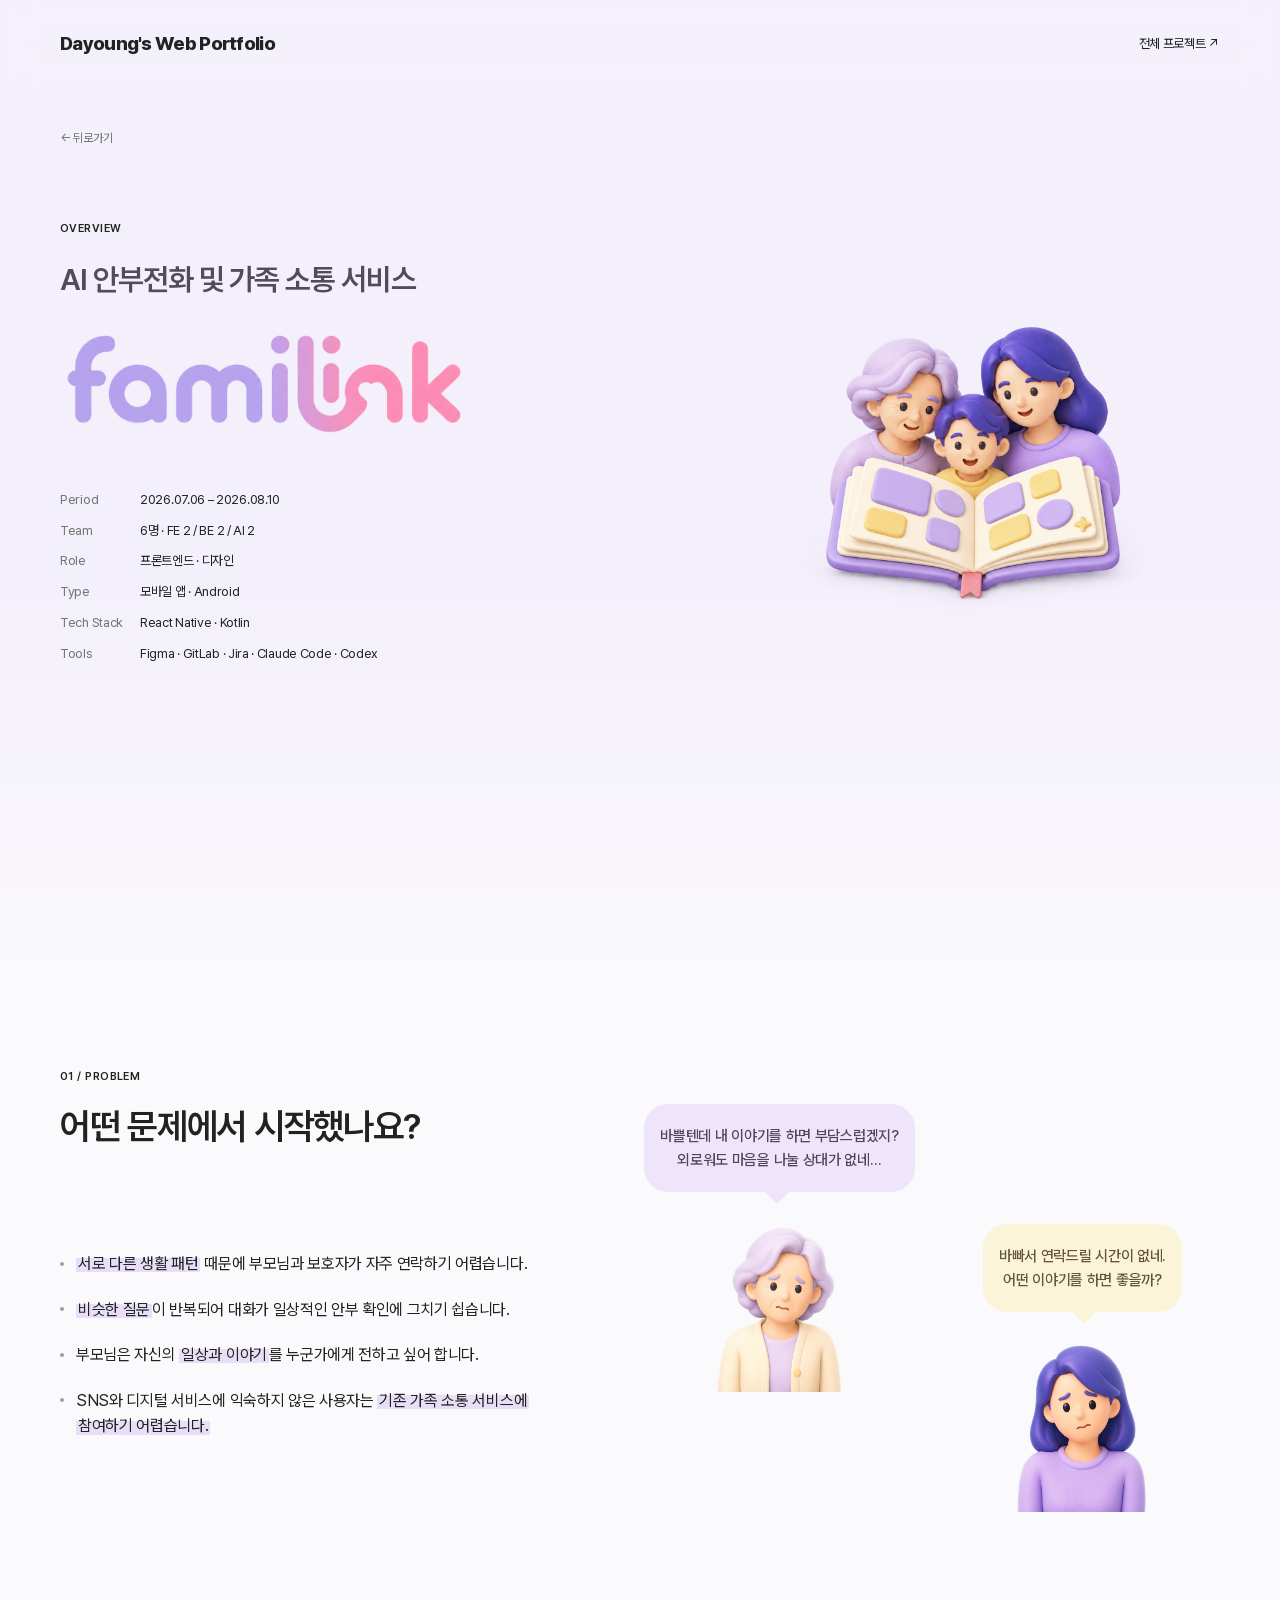
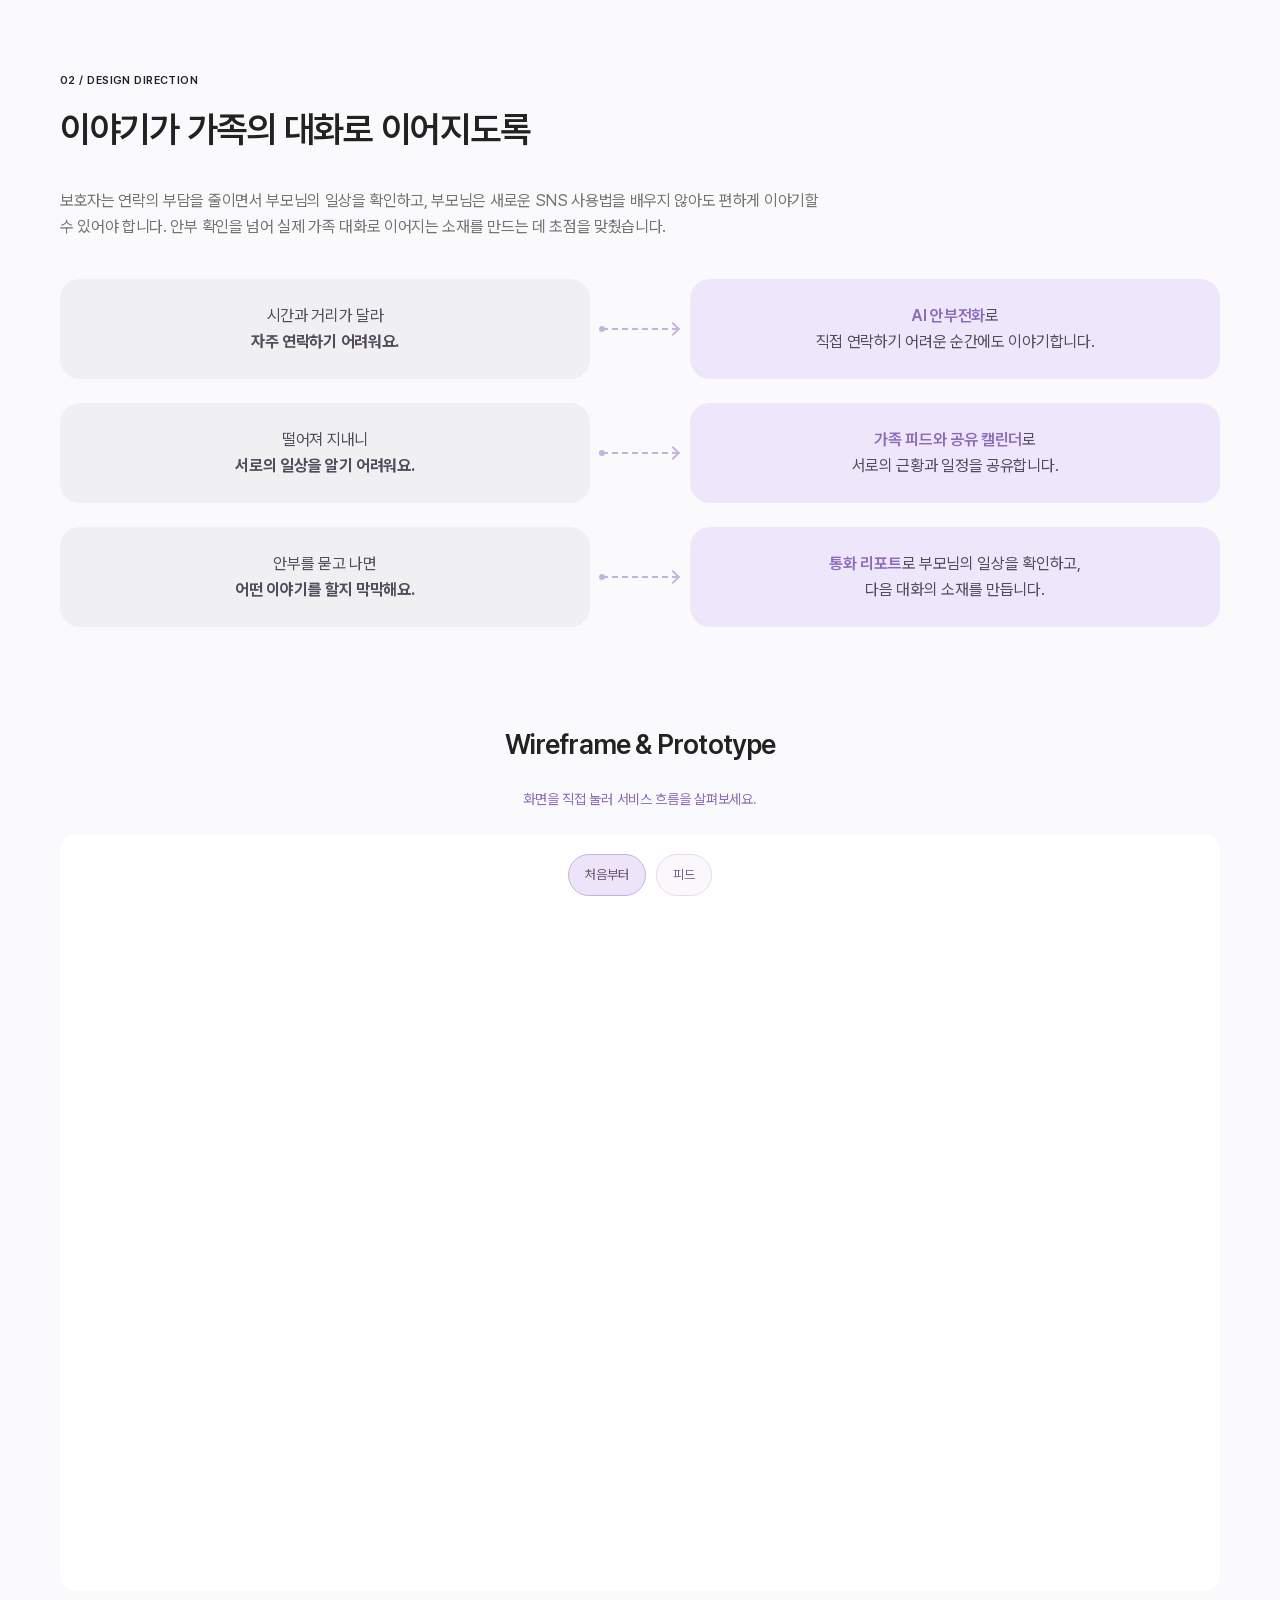
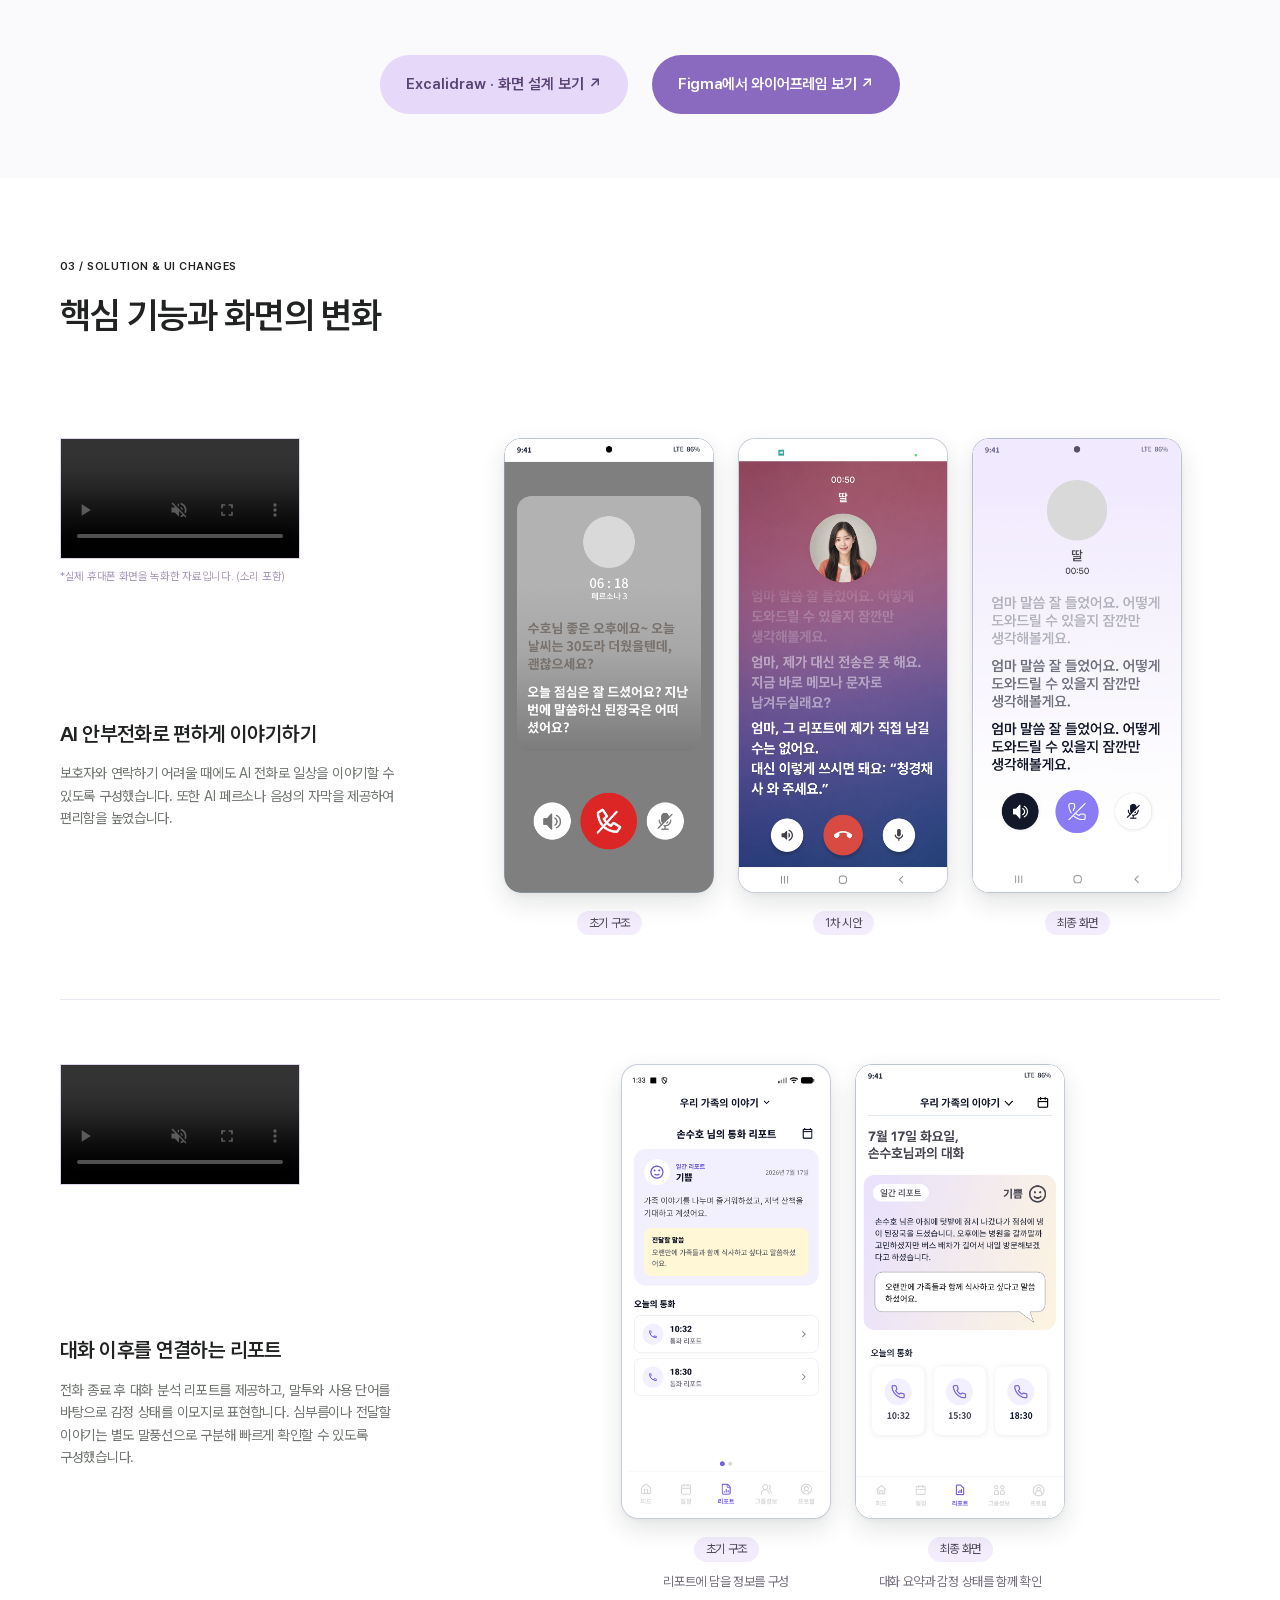
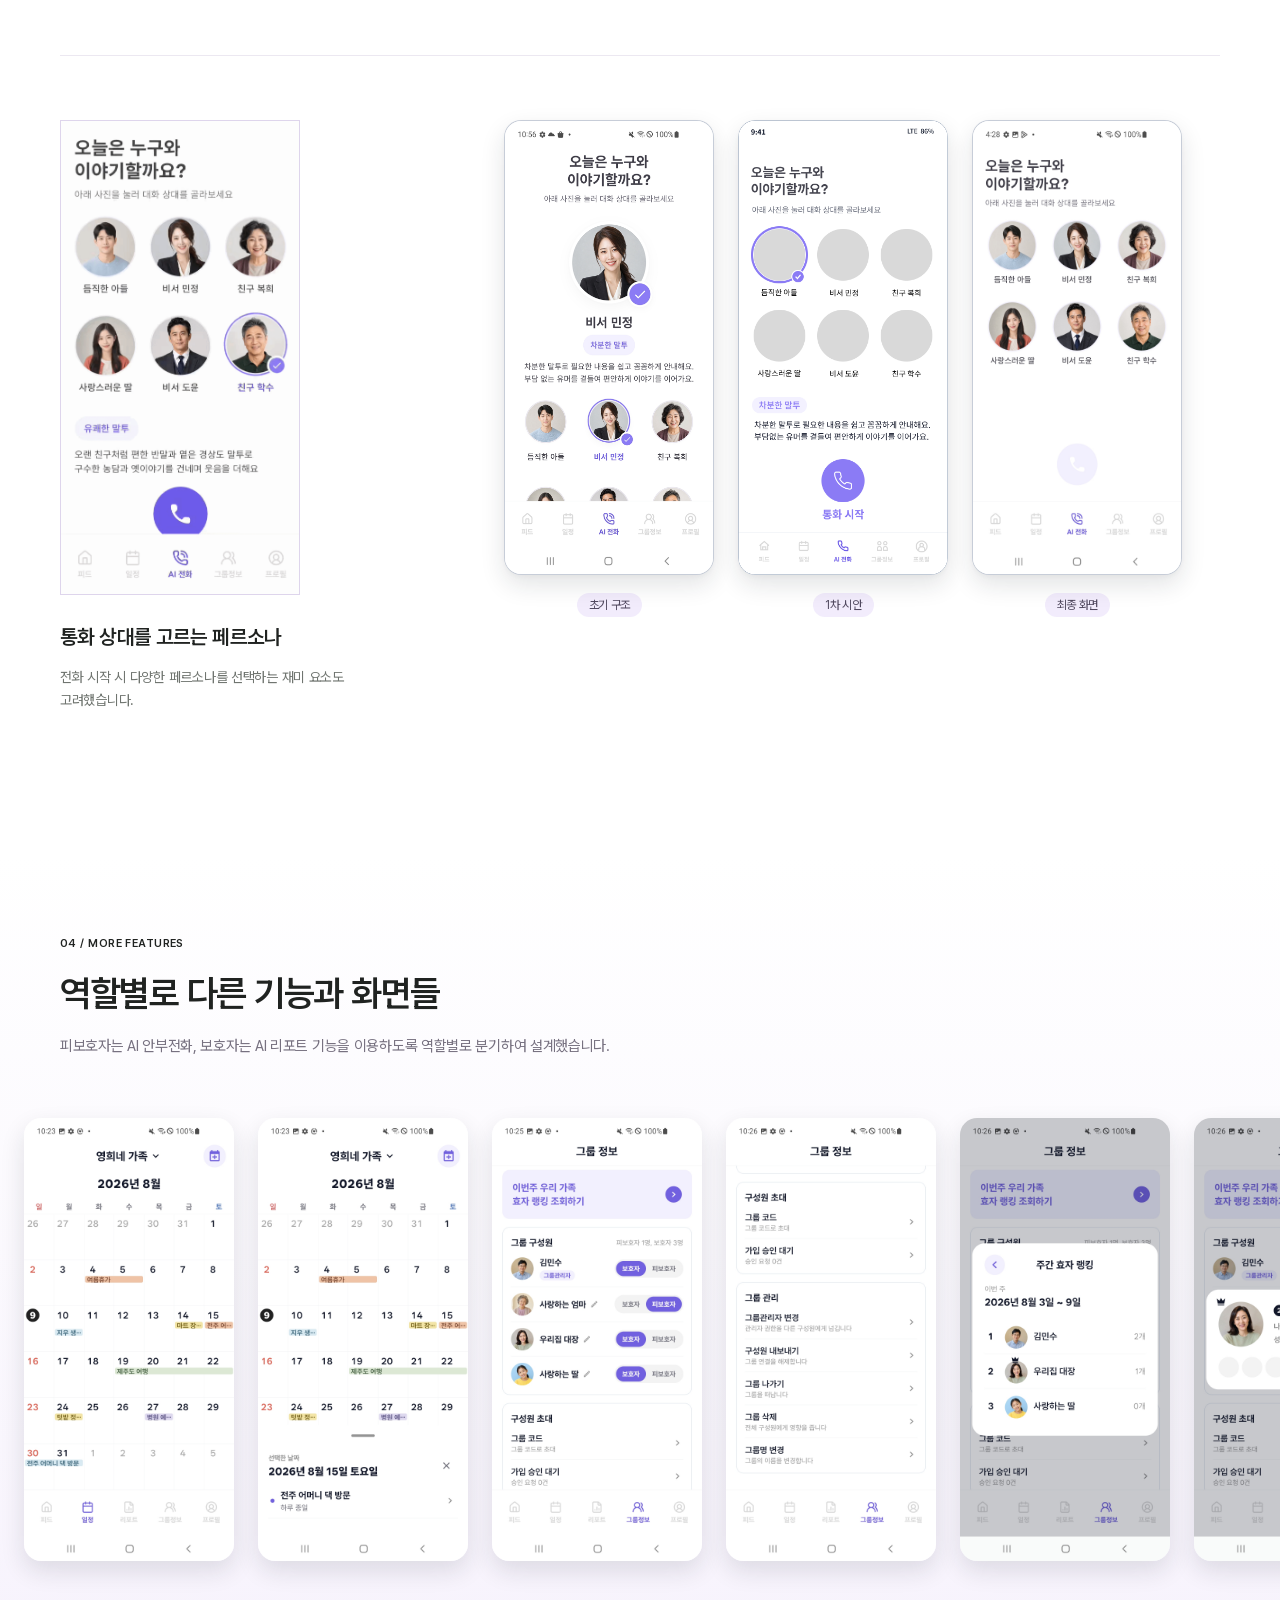
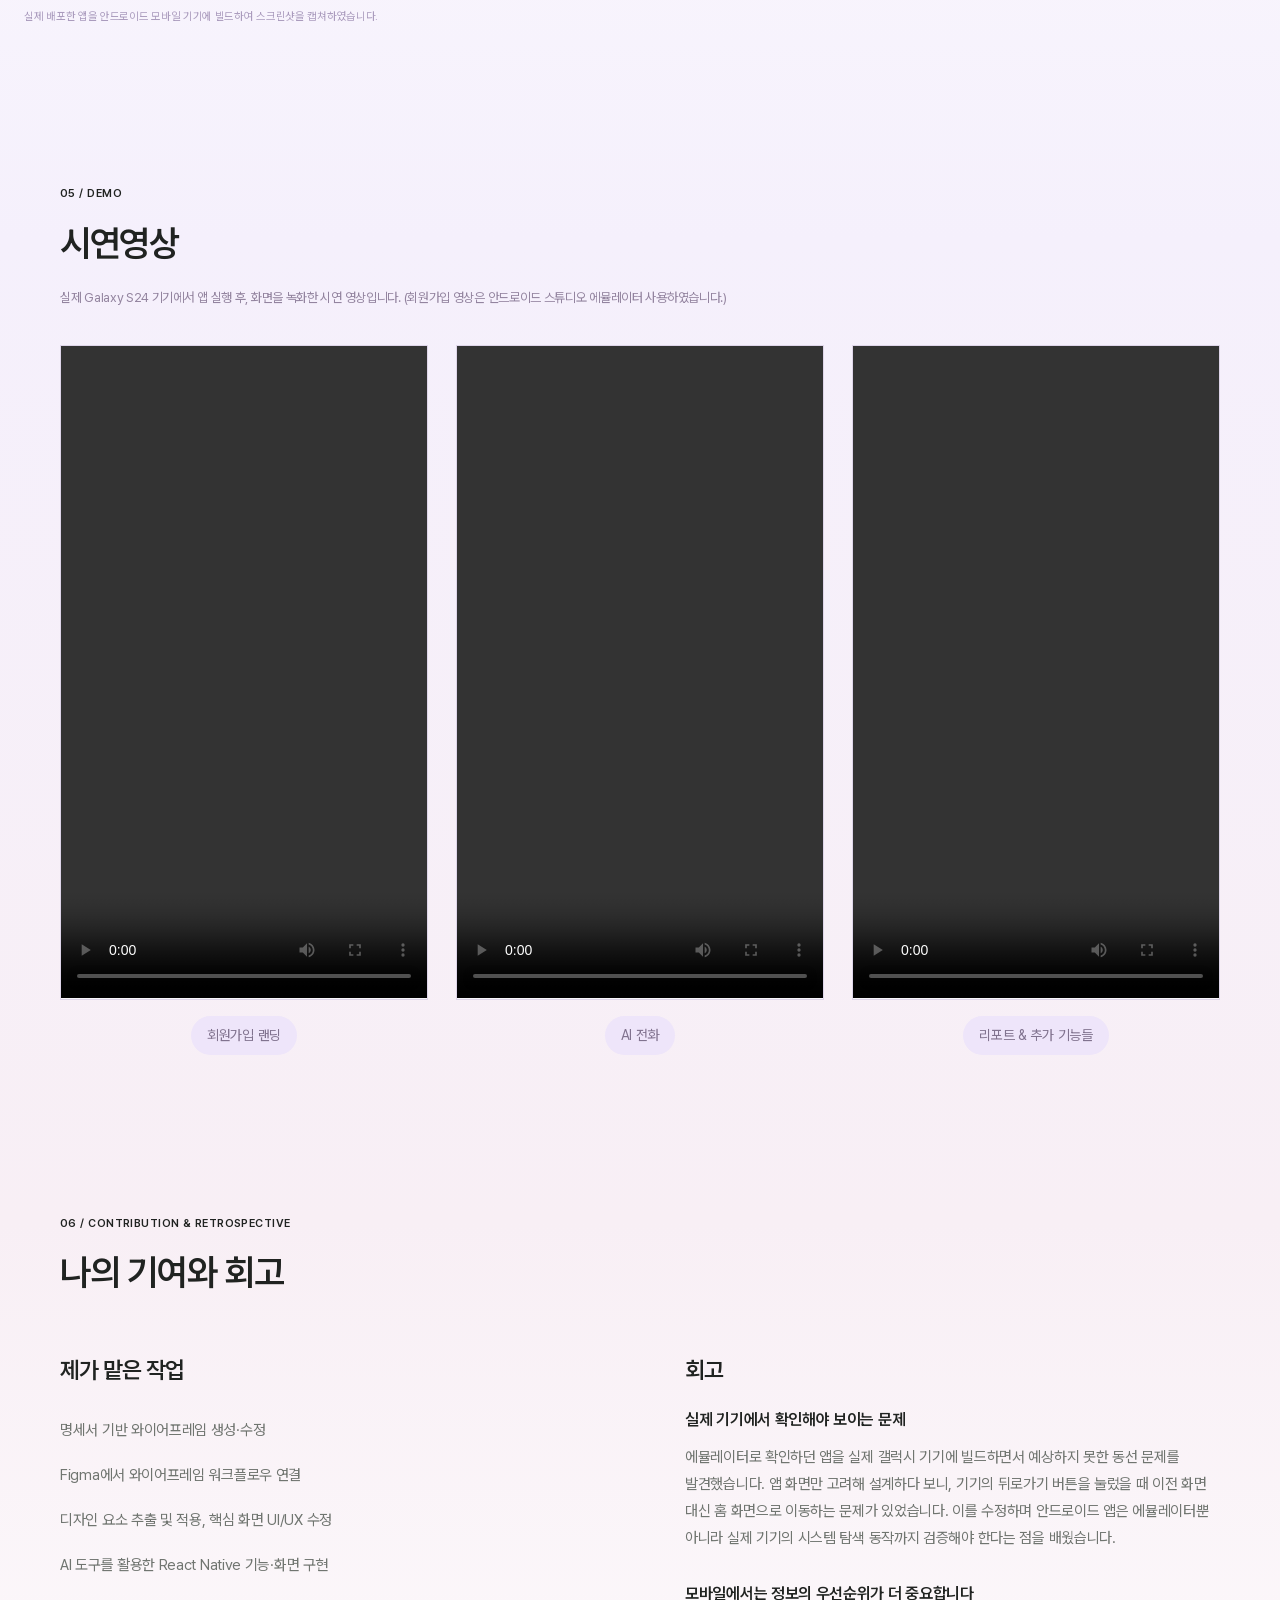
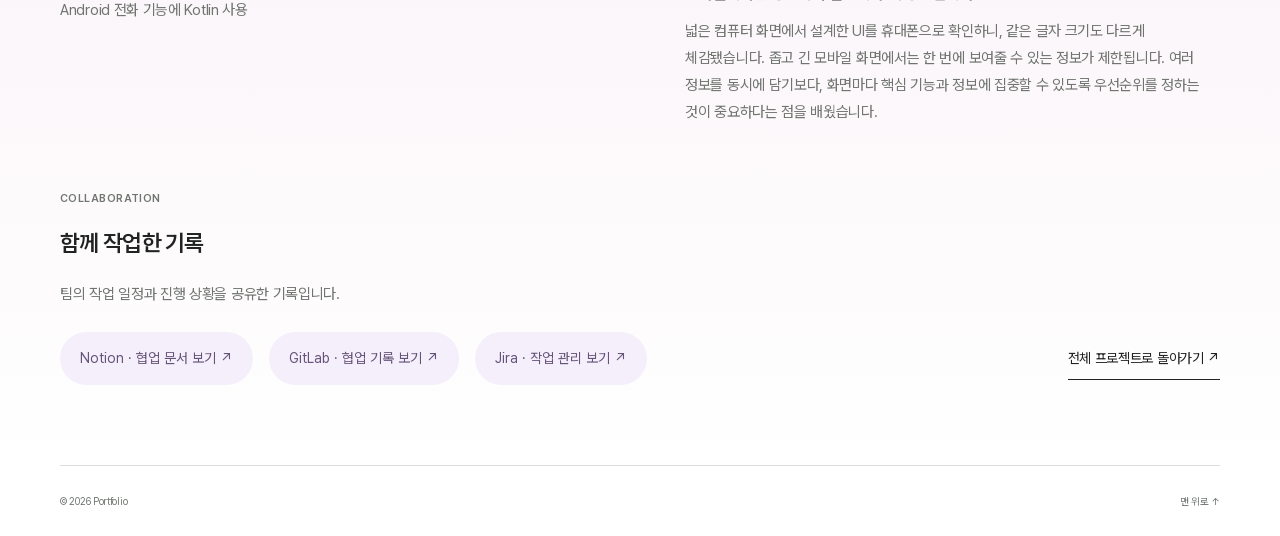
<file: project-family.html>
<!doctype html>
<html lang="ko">
  <head>
    <meta charset="utf-8" />
    <meta name="viewport" content="width=device-width, initial-scale=1" />
    <meta name="description" content="AI 기반 안부전화 및 소통 서비스." />
    <title>Familink (패밀링크) — Dayoung's Web Portfolio</title>
    <link rel="stylesheet" href="css/reset.css" />
    <link rel="stylesheet" href="css/common.css?v=pretendard-local" />
    <link rel="stylesheet" href="css/project.css" />
    <link rel="stylesheet" href="css/groupbuy.css" />
    <link rel="stylesheet" href="css/case-editorial.css" />
    <link rel="stylesheet" href="css/family-layout.css" />
    <script src="js/main.js" defer></script>
    <script src="js/family-prototype.js" defer></script>
    <script src="js/groupbuy-collaboration.js" defer></script>
  </head>
  <body class="groupbuy-page editorial-case family-case">
    <a class="skip-link" href="#main">본문 바로가기</a>
    <header class="site-header">
      <div class="container header-inner">
        <a class="wordmark" href="index.html">Dayoung's Web Portfolio</a>
        <nav aria-label="프로젝트 메뉴"><a href="index.html#projects">전체 프로젝트 ↗</a></nav>
      </div>
    </header>
    <main id="main">
      <section class="gb-cover">
        <div class="container">
          <a class="gb-back" href="index.html#projects">← 뒤로가기</a>
          <div class="gb-intro family-cover-overview">
            <div class="family-cover-identity">
              <p class="eyebrow">OVERVIEW</p>
              <h2>AI 안부전화 및 가족 소통 서비스</h2>
              <div class="gb-cover-heading">
                <div>
                  <h1 class="familink-logo-heading">
                    <img
                      class="familink-title-logo"
                      src="assets/images/projects/03_familink/21-figma.png"
                      alt="Familink (패밀링크)"
                      width="480"
                      height="128"
                      decoding="async"
                    />
                  </h1>
                </div>
              </div>
              <dl class="gb-meta">
                <div>
                  <dt>Period</dt>
                  <dd>2026.07.06 – 2026.08.10</dd>
                </div>
                <div>
                  <dt>Team</dt>
                  <dd>6명 · FE 2 / BE 2 / AI 2</dd>
                </div>
                <div>
                  <dt>Role</dt>
                  <dd>프론트엔드 · 디자인</dd>
                </div>
                <div>
                  <dt>Type</dt>
                  <dd>모바일 앱 · Android</dd>
                </div>
                <div>
                  <dt>Tech Stack</dt>
                  <dd>React Native · Kotlin</dd>
                </div>
                <div>
                  <dt>Tools</dt>
                  <dd>Figma · GitLab · Jira · Claude Code · Codex</dd>
                </div>
              </dl>
            </div>
            <div class="family-cover-art">
              <img
                src="assets/images/projects/03_familink/cover-family-icon-transparent.png"
                alt="가족 세 사람이 함께 펼쳐 보는 앨범"
                width="1448"
                height="1086"
                decoding="async"
                fetchpriority="high"
              />
            </div>
          </div>
        </div>
      </section>

      <section class="case-section" id="problem" aria-labelledby="problem-title">
        <div class="container">
          <div class="case-section-heading">
            <p class="eyebrow">01 / PROBLEM</p>
            <h2 id="problem-title">어떤 문제에서 시작했나요?</h2>
          </div>
          <div class="case-copy">
            <ul class="line-list">
              <li>
                <span class="family-highlight">서로 다른 생활 패턴</span> 때문에 부모님과 보호자가
                자주 연락하기 어렵습니다.
              </li>
              <li>
                <span class="family-highlight">비슷한 질문</span>이 반복되어 대화가 일상적인 안부
                확인에 그치기 쉽습니다.
              </li>
              <li>
                부모님은 자신의 <span class="family-highlight">일상과 이야기</span>를 누군가에게
                전하고 싶어 합니다.
              </li>
              <li>
                SNS와 디지털 서비스에 익숙하지 않은 사용자는
                <span class="family-highlight">기존 가족 소통 서비스에 참여하기 어렵습니다.</span>
              </li>
            </ul>
          </div>
          <div class="family-problem-dialogue" aria-label="부모님과 보호자의 고민을 표현한 예시">
            <figure class="family-problem-person">
              <blockquote class="family-problem-bubble">
                바쁠텐데 내 이야기를 하면 부담스럽겠지?<br />
                외로워도 마음을 나눌 상대가 없네…
              </blockquote>
              <img
                src="assets/images/projects/03_familink/problem-parent.png"
                alt="걱정하는 부모님 캐릭터"
                width="627"
                height="627"
                loading="lazy"
              />
            </figure>
            <figure class="family-problem-person">
              <blockquote class="family-problem-bubble family-problem-bubble-guardian">
                바빠서 연락드릴 시간이 없네.<br />
                어떤 이야기를 하면 좋을까?
              </blockquote>
              <img
                src="assets/images/projects/03_familink/problem-guardian.png"
                alt="걱정하는 보호자 캐릭터"
                width="627"
                height="627"
                loading="lazy"
              />
            </figure>
          </div>
        </div>
      </section>

      <section
        class="case-section family-direction"
        id="design-direction"
        aria-labelledby="family-direction-title"
      >
        <div class="container">
          <div class="case-section-heading">
            <p class="eyebrow">02 / DESIGN DIRECTION</p>
            <h2 id="family-direction-title">이야기가 가족의 대화로 이어지도록</h2>
          </div>
          <div class="case-copy">
            <p>
              보호자는 연락의 부담을 줄이면서 부모님의 일상을 확인하고, 부모님은 새로운 SNS 사용법을
              배우지 않아도 편하게 이야기할 수 있어야 합니다. 안부 확인을 넘어 실제 가족 대화로
              이어지는 소재를 만드는 데 초점을 맞췄습니다.
            </p>
          </div>
          <div class="family-design-needs">
            <div class="family-direction-pair">
              <p class="family-direction-problem">
                시간과 거리가 달라<br /><strong>자주 연락하기 어려워요.</strong>
              </p>
              <span class="family-direction-arrow" aria-hidden="true"></span>
              <p class="family-direction-solution">
                <strong>AI 안부전화</strong>로<br />직접 연락하기 어려운 순간에도 이야기합니다.
              </p>
            </div>
            <div class="family-direction-pair">
              <p class="family-direction-problem">
                떨어져 지내니<br /><strong>서로의 일상을 알기 어려워요.</strong>
              </p>
              <span class="family-direction-arrow" aria-hidden="true"></span>
              <p class="family-direction-solution">
                <strong>가족 피드와 공유 캘린더</strong>로<br />서로의 근황과 일정을 공유합니다.
              </p>
            </div>
            <div class="family-direction-pair">
              <p class="family-direction-problem">
                안부를 묻고 나면<br /><strong>어떤 이야기를 할지 막막해요.</strong>
              </p>
              <span class="family-direction-arrow" aria-hidden="true"></span>
              <p class="family-direction-solution">
                <strong>통화 리포트</strong>로 부모님의 일상을 확인하고,<br />다음 대화의 소재를
                만듭니다.
              </p>
            </div>
          </div>
          <h3 class="family-subheading">Wireframe &amp; Prototype</h3>
          <p class="family-prototype-invite">화면을 직접 눌러 서비스 흐름을 살펴보세요.</p>
          <div class="family-prototype-inline">
            <nav class="family-prototype-jumps" aria-label="프로토타입 화면 바로가기">
              <button type="button" data-prototype-node="223-1496" aria-pressed="true">
                처음부터
              </button>
              <button type="button" data-prototype-node="141-178" aria-pressed="false">피드</button>
            </nav>
            <iframe
              title="패밀링크 인터랙티브 와이어프레임"
              src="https://embed.figma.com/proto/qWDwVyd9UT8MeLF8pO7QpU?node-id=223-1496&amp;starting-point-node-id=223%3A1496&amp;page-id=0%3A1&amp;scaling=contain&amp;content-scaling=fixed&amp;show-proto-sidebar=true&amp;embed-host=dayoung-portfolio"
              loading="lazy"
              allowfullscreen
            ></iframe>
          </div>
          <div class="family-prototype-slot">
            <button
              type="button"
              data-collab-dialog="family-excalidraw-dialog"
              aria-haspopup="dialog"
            >
              Excalidraw · 화면 설계 보기 ↗
            </button>
            <a
              class="family-wireframe-link"
              href="https://www.figma.com/design/qWDwVyd9UT8MeLF8pO7QpU/?node-id=0-1"
              target="_blank"
              rel="noopener"
              >Figma에서 와이어프레임 보기 ↗</a
            >
          </div>
        </div>
      </section>
      <section class="case-section" id="solution" aria-labelledby="solution-title">
        <div class="container">
          <div class="case-section-heading">
            <p class="eyebrow">03 / SOLUTION & UI CHANGES</p>
            <h2 id="solution-title">핵심 기능과 화면의 변화</h2>
          </div>
          <article class="case-solution">
            <div class="case-copy">
              <h3>AI 안부전화로 편하게 이야기하기</h3>
              <p>
                보호자와 연락하기 어려울 때에도 AI 전화로 일상을 이야기할 수 있도록 구성했습니다.
                또한 AI 페르소나 음성의 자막을 제공하여 편리함을 높였습니다.
              </p>
            </div>
            <div class="family-feature-media">
              <video
                autoplay
                muted
                loop
                playsinline
                preload="metadata"
                controls
                aria-label="AI 안부전화 시연"
              >
                <source src="assets/videos/projects/03_familink/ai-call.mp4" type="video/mp4" />
              </video>
              <p class="family-recording-note">
                *실제 휴대폰 화면을 녹화한 자료입니다. (소리 포함)
              </p>
            </div>
            <div class="family-ui-sequence" aria-label="UI 변화 순서">
              <figure>
                <div class="family-screen">
                  <img
                    src="assets/images/projects/03_familink/ui-call_1.png"
                    alt="전화 UI 초기 화면"
                    loading="lazy"
                    decoding="async"
                  />
                </div>
                <figcaption>
                  <span class="family-stage-label">초기 구조</span>
                </figcaption>
              </figure>
              <figure>
                <div class="family-screen">
                  <img
                    src="assets/images/projects/03_familink/ui-call_2.png"
                    alt="전화 UI 중간 화면"
                    loading="lazy"
                    decoding="async"
                  />
                </div>
                <figcaption>
                  <span class="family-stage-label">1차 시안</span>
                </figcaption>
              </figure>
              <figure>
                <div class="family-screen">
                  <img
                    src="assets/images/projects/03_familink/ui-call_3.png"
                    alt="전화 UI 최종 화면"
                    loading="lazy"
                    decoding="async"
                  />
                </div>
                <figcaption>
                  <span class="family-stage-label">최종 화면</span>
                </figcaption>
              </figure>
            </div>
          </article>
          <article class="case-solution">
            <div class="case-copy">
              <h3>대화 이후를 연결하는 리포트</h3>
              <p>
                전화 종료 후 대화 분석 리포트를 제공하고, 말투와 사용 단어를 바탕으로 감정 상태를
                이모지로 표현합니다. 심부름이나 전달할 이야기는 별도 말풍선으로 구분해 빠르게 확인할
                수 있도록 구성했습니다.
              </p>
            </div>
            <div class="family-feature-media">
              <video
                autoplay
                muted
                loop
                playsinline
                preload="metadata"
                controls
                aria-label="AI 대화 리포트 생성 시연"
              >
                <source
                  src="assets/videos/projects/03_familink/ai-report.mp4?v=721aae02fb"
                  type="video/mp4"
                />
              </video>
            </div>
            <div class="family-ui-sequence" aria-label="UI 변화 순서">
              <figure>
                <div class="family-screen">
                  <img
                    src="assets/images/projects/03_familink/report_1.png"
                    alt="리포트 UI 초기 화면"
                    loading="lazy"
                    decoding="async"
                  />
                </div>
                <figcaption>
                  <span class="family-stage-label">초기 구조</span>
                  <p>리포트에 담을 정보를 구성</p>
                </figcaption>
              </figure>
              <figure>
                <div class="family-screen">
                  <img
                    src="assets/images/projects/03_familink/ui-report_2.png"
                    alt="리포트 UI 최종 화면"
                    loading="lazy"
                    decoding="async"
                  />
                </div>
                <figcaption>
                  <span class="family-stage-label">최종 화면</span>
                  <p>대화 요약과 감정 상태를 함께 확인</p>
                </figcaption>
              </figure>
            </div>
          </article>
          <article class="case-solution">
            <div class="case-copy">
              <h3>통화 상대를 고르는 페르소나</h3>
              <p>전화 시작 시 다양한 페르소나를 선택하는 재미 요소도 고려했습니다.</p>
            </div>
            <div class="family-feature-media">
              <img
                src="assets/images/projects/03_familink/persona-select.gif"
                alt="페르소나 선택 과정"
                loading="lazy"
                decoding="async"
              />
            </div>
            <div class="family-ui-sequence" aria-label="UI 변화 순서">
              <figure>
                <div class="family-screen">
                  <img
                    src="assets/images/projects/03_familink/persona_0.png"
                    alt="페르소나 초기 화면"
                    loading="lazy"
                    decoding="async"
                  />
                </div>
                <figcaption>
                  <span class="family-stage-label">초기 구조</span>
                </figcaption>
              </figure>
              <figure>
                <div class="family-screen">
                  <img
                    src="assets/images/projects/03_familink/ui-persona_1.png"
                    alt="페르소나 선택 화면"
                    loading="lazy"
                    decoding="async"
                  />
                </div>
                <figcaption>
                  <span class="family-stage-label">1차 시안</span>
                </figcaption>
              </figure>
              <figure>
                <div class="family-screen family-crossfade">
                  <img
                    src="assets/images/projects/03_familink/ai_call (1).jpg"
                    alt="AI 전화 화면"
                    loading="lazy"
                    decoding="async"
                  /><img
                    src="assets/images/projects/03_familink/ai_call (2).jpg"
                    alt="AI 전화 화면 다음 화면"
                    loading="lazy"
                    decoding="async"
                  />
                </div>
                <figcaption>
                  <span class="family-stage-label">최종 화면</span>
                </figcaption>
              </figure>
            </div>
          </article>
        </div>
      </section>

      <div class="family-lower-gradient">
        <section
          class="case-section family-other-features"
          id="other-features"
          aria-labelledby="family-other-title"
        >
          <div class="container">
            <div class="case-section-heading">
              <p class="eyebrow">04 / MORE FEATURES</p>
              <h2 id="family-other-title">역할별로 다른 기능과 화면들</h2>
              <p class="family-role-summary">
                피보호자는 AI 안부전화, 보호자는 AI 리포트 기능을 이용하도록 역할별로 분기하여
                설계했습니다.
              </p>
            </div>
          </div>
          <div
            class="family-screen-strip"
            tabindex="0"
            role="region"
            aria-label="다른 기능 화면 모음, 가로로 스크롤할 수 있습니다"
          >
            <figure class="family-extra-screen">
              <img
                src="assets/images/projects/03_familink/29-screenshots.jpg"
                alt="공유 캘린더"
                loading="lazy"
                decoding="async"
              />
            </figure>
            <figure class="family-extra-screen">
              <img
                src="assets/images/projects/03_familink/30-screenshots.jpg"
                alt="일정 상세"
                loading="lazy"
                decoding="async"
              />
            </figure>
            <figure class="family-extra-screen">
              <img
                src="assets/images/projects/03_familink/32-screenshots.jpg"
                alt="그룹 정보"
                loading="lazy"
                decoding="async"
              />
            </figure>
            <figure class="family-extra-screen">
              <img
                src="assets/images/projects/03_familink/33-screenshots.jpg"
                alt="그룹 설정"
                loading="lazy"
                decoding="async"
              />
            </figure>
            <figure class="family-extra-screen">
              <img
                src="assets/images/projects/03_familink/34-screenshots.jpg"
                alt="가족 그룹 관리"
                loading="lazy"
                decoding="async"
              />
            </figure>
            <figure class="family-extra-screen">
              <img
                src="assets/images/projects/03_familink/35-screenshots.jpg"
                alt="그룹 구성원 정보"
                loading="lazy"
                decoding="async"
              />
            </figure>
            <figure class="family-extra-screen">
              <img
                src="assets/images/projects/03_familink/36-screenshots.jpg"
                alt="마이페이지"
                loading="lazy"
                decoding="async"
              />
            </figure>
            <figure class="family-extra-screen">
              <img
                src="assets/images/projects/03_familink/37-screenshots.jpg"
                alt="통화 일정"
                loading="lazy"
                decoding="async"
              />
            </figure>
            <figure class="family-extra-screen">
              <img
                src="assets/images/projects/03_familink/38-screenshots.jpg"
                alt="가족 피드"
                loading="lazy"
                decoding="async"
              />
            </figure>
            <figure class="family-extra-screen">
              <img
                src="assets/images/projects/03_familink/39-screenshots.jpg"
                alt="피드 게시글"
                loading="lazy"
                decoding="async"
              />
            </figure>
            <figure class="family-extra-screen">
              <img
                src="assets/images/projects/03_familink/40-screenshots.jpg"
                alt="가족 사진 공유"
                loading="lazy"
                decoding="async"
              />
            </figure>
            <figure class="family-extra-screen">
              <img
                src="assets/images/projects/03_familink/28-screenshots.jpg"
                alt="가족 피드 상세"
                loading="lazy"
                decoding="async"
              />
            </figure>
            <figure class="family-extra-screen">
              <img
                src="assets/images/projects/03_familink/41-screenshots.jpg"
                alt="그룹 선택"
                loading="lazy"
                decoding="async"
              />
            </figure>
            <figure class="family-extra-screen">
              <img
                src="assets/images/projects/03_familink/42-screenshots.jpg"
                alt="사진 보관함"
                loading="lazy"
                decoding="async"
              />
            </figure>
            <figure class="family-extra-screen">
              <img
                src="assets/images/projects/03_familink/43-screenshots.jpg"
                alt="보관함 날짜 선택"
                loading="lazy"
                decoding="async"
              />
            </figure>
            <figure class="family-extra-screen">
              <img
                src="assets/images/projects/03_familink/44-screenshots.jpg"
                alt="보관함 메뉴"
                loading="lazy"
                decoding="async"
              />
            </figure>
            <figure class="family-extra-screen">
              <img
                src="assets/images/projects/03_familink/45-screenshots.jpg"
                alt="월별 사진 모음"
                loading="lazy"
                decoding="async"
              />
            </figure>
            <figure class="family-extra-screen">
              <img
                src="assets/images/projects/03_familink/46-screenshots.jpg"
                alt="로그아웃 안내"
                loading="lazy"
                decoding="async"
              />
            </figure>
            <figure class="family-extra-screen">
              <img
                src="assets/images/projects/03_familink/47-screenshots.jpg"
                alt="시작 화면"
                loading="lazy"
                decoding="async"
              />
            </figure>
            <figure class="family-extra-screen">
              <img
                src="assets/images/projects/03_familink/48-screenshots.jpg"
                alt="로그인 화면"
                loading="lazy"
                decoding="async"
              />
            </figure>
          </div>
          <p class="family-recording-note family-screenshot-note">
            실제 배포한 앱을 안드로이드 모바일 기기에 빌드하여 스크린샷을 캡쳐하였습니다.
          </p>
        </section>
        <section class="case-section" id="demo" aria-labelledby="demo-title">
          <div class="container">
            <div class="case-section-heading">
              <p class="eyebrow">05 / DEMO</p>
              <h2 id="demo-title">시연영상</h2>
              <p class="family-demo-note">실제 Galaxy S24 기기에서 앱 실행 후, 화면을 녹화한 시연 영상입니다. (회원가입 영상은 안드로이드 스튜디오 에뮬레이터 사용하였습니다.)</p>
            </div>
            <div class="family-demo-grid">
              <figure>
                <video controls playsinline preload="metadata" aria-label="회원가입 랜딩 시연영상">
                  <source src="assets/videos/projects/03_familink/demo/signup.mp4" type="video/mp4" />
                </video>
                <figcaption>회원가입 랜딩</figcaption>
              </figure>
              <figure>
                <video controls playsinline preload="metadata" aria-label="AI 전화 시연영상">
                  <source src="assets/videos/projects/03_familink/demo/ai-call.mp4" type="video/mp4" />
                </video>
                <figcaption>AI 전화</figcaption>
              </figure>
              <figure>
                <video controls playsinline preload="metadata" aria-label="리포트 및 추가 기능 시연영상">
                  <source src="assets/videos/projects/03_familink/demo/ai-report.mp4" type="video/mp4" />
                </video>
                <figcaption>리포트 &amp; 추가 기능들</figcaption>
              </figure>
            </div>
          </div>
        </section>
        <section class="case-section" id="result" aria-labelledby="result-title">
          <div class="container">
            <div class="case-section-heading">
              <p class="eyebrow">06 / CONTRIBUTION & RETROSPECTIVE</p>
              <h2 id="result-title">나의 기여와 회고</h2>
            </div>
            <div class="gb-result-grid family-result-grid">
              <div>
                <h3>제가 맡은 작업</h3>
                <ul>
                  <li>명세서 기반 와이어프레임 생성·수정</li>
                  <li>Figma에서 와이어프레임 워크플로우 연결</li>
                  <li>디자인 요소 추출 및 적용, 핵심 화면 UI/UX 수정</li>
                  <li>AI 도구를 활용한 React Native 기능·화면 구현</li>
                  <li>Android 전화 기능에 Kotlin 사용</li>
                </ul>
              </div>
              <div>
                <h3>회고</h3>
                <div class="gb-retrospective-item">
                  <h4>실제 기기에서 확인해야 보이는 문제</h4>
                  <p>
                    에뮬레이터로 확인하던 앱을 실제 갤럭시 기기에 빌드하면서 예상하지 못한 동선
                    문제를 발견했습니다. 앱 화면만 고려해 설계하다 보니, 기기의 뒤로가기 버튼을
                    눌렀을 때 이전 화면 대신 홈 화면으로 이동하는 문제가 있었습니다. 이를 수정하며
                    안드로이드 앱은 에뮬레이터뿐 아니라 실제 기기의 시스템 탐색 동작까지 검증해야
                    한다는 점을 배웠습니다.
                  </p>
                </div>
                <div class="gb-retrospective-item">
                  <h4>모바일에서는 정보의 우선순위가 더 중요합니다</h4>
                  <p>
                    넓은 컴퓨터 화면에서 설계한 UI를 휴대폰으로 확인하니, 같은 글자 크기도 다르게
                    체감됐습니다. 좁고 긴 모바일 화면에서는 한 번에 보여줄 수 있는 정보가
                    제한됩니다. 여러 정보를 동시에 담기보다, 화면마다 핵심 기능과 정보에 집중할 수
                    있도록 우선순위를 정하는 것이 중요하다는 점을 배웠습니다.
                  </p>
                </div>
              </div>
            </div>
            <div class="gb-records family-records" id="team-records">
              <div>
                <p class="eyebrow">COLLABORATION</p>
                <h3>함께 작업한 기록</h3>
                <p>팀의 작업 일정과 진행 상황을 공유한 기록입니다.</p>
              </div>
              <div class="family-record-buttons">
                <button
                  type="button"
                  data-collab-dialog="family-notion-dialog"
                  aria-haspopup="dialog"
                >
                  Notion · 협업 문서 보기 ↗</button
                ><button
                  type="button"
                  data-collab-dialog="family-gitlab-dialog"
                  aria-haspopup="dialog"
                >
                  GitLab · 협업 기록 보기 ↗
                </button>
                <button
                  type="button"
                  data-collab-dialog="family-jira-dialog"
                  aria-haspopup="dialog"
                >
                  Jira · 작업 관리 보기 ↗
                </button>

                <a class="text-link family-return-link" href="index.html#projects"
                  >전체 프로젝트로 돌아가기 ↗</a
                >
              </div>
            </div>
          </div>
        </section>
      </div>
    </main>
    <footer class="site-footer container">
      <span>© <span data-year>2026</span> Portfolio</span><a href="#main">맨 위로 ↑</a>
    </footer>

    <dialog
      id="family-jira-dialog"
      class="gb-collab-dialog"
      aria-labelledby="family-jira-title"
      aria-describedby="family-jira-copy"
    >
      <form method="dialog">
        <button class="gb-dialog-close" aria-label="팝업 닫기">닫기 ×</button>
      </form>
      <h2 id="family-jira-title">Jira 작업 관리</h2>
      <p id="family-jira-copy">스프린트 일정과 팀의 작업 진행 상황을 관리한 기록입니다.</p>
      <img
        src="assets/images/projects/03_familink/jira-1.png"
        alt="Jira 7월 스프린트 작업 일정"
        loading="lazy"
      />
      <img
        src="assets/images/projects/03_familink/jira-2.png"
        alt="Jira 8월 스프린트 작업 일정"
        loading="lazy"
      />

      <img
        src="assets/images/projects/03_familink/jira-3.png"
        alt="Jira 작업 관리 기록 3"
        loading="lazy"
      />
      <img
        src="assets/images/projects/03_familink/jira-4.png"
        alt="Jira 작업 관리 기록 4"
        loading="lazy"
      />
    </dialog>
    <dialog
      id="family-notion-dialog"
      class="gb-collab-dialog"
      aria-labelledby="family-notion-title"
      aria-describedby="family-notion-copy"
    >
      <form method="dialog">
        <button class="gb-dialog-close" aria-label="팝업 닫기">닫기 ×</button>
      </form>
      <h2 id="family-notion-title">Notion 협업 문서</h2>
      <p id="family-notion-copy">프로젝트의 내용과 협업 문서를 정리한 기록입니다.</p>
      <img
        src="assets/images/projects/03_familink/notion-1.png"
        alt="Notion 협업 문서 1"
        loading="lazy"
      /><img
        src="assets/images/projects/03_familink/notion-2.png"
        alt="Notion 협업 문서 2"
        loading="lazy"
      />
    </dialog>
    <dialog
      id="family-gitlab-dialog"
      class="gb-collab-dialog"
      aria-labelledby="family-gitlab-title"
      aria-describedby="family-gitlab-copy"
    >
      <form method="dialog">
        <button class="gb-dialog-close" aria-label="팝업 닫기">닫기 ×</button>
      </form>
      <h2 id="family-gitlab-title">GitLab 협업 기록</h2>
      <p id="family-gitlab-copy">팀과 코드를 공유하고 작업 내용을 관리한 기록입니다.</p>
      <img
        src="assets/images/projects/03_familink/gitlab-1.png"
        alt="GitLab 협업 기록 1"
        loading="lazy"
      /><img
        src="assets/images/projects/03_familink/gitlab-2.png"
        alt="GitLab 협업 기록 2"
        loading="lazy"
      />

      <img
        src="assets/images/projects/03_familink/gitlab-3.png"
        alt="GitLab 협업 기록 3"
        loading="lazy"
      />
    </dialog>
    <dialog
      id="family-excalidraw-dialog"
      class="gb-collab-dialog"
      aria-labelledby="family-excalidraw-title"
      aria-describedby="family-excalidraw-copy"
    >
      <form method="dialog">
        <button class="gb-dialog-close" aria-label="팝업 닫기">닫기 ×</button>
      </form>
      <h2 id="family-excalidraw-title">Excalidraw 화면 설계</h2>
      <p id="family-excalidraw-copy">서비스의 화면 구성을 정리한 설계 자료입니다.</p>
      <div class="family-plan-canvas">
        <img
          src="assets/images/projects/03_familink/excalidraw.svg"
          alt="패밀링크 화면 설계 자료"
          loading="lazy"
        />
      </div>
      <a
        class="family-wireframe-link"
        href="assets/images/projects/03_familink/excalidraw.svg"
        target="_blank"
        rel="noopener"
        >새 탭에서 크게 보기 ↗</a
      >
    </dialog>
  </body>
</html>
</file>
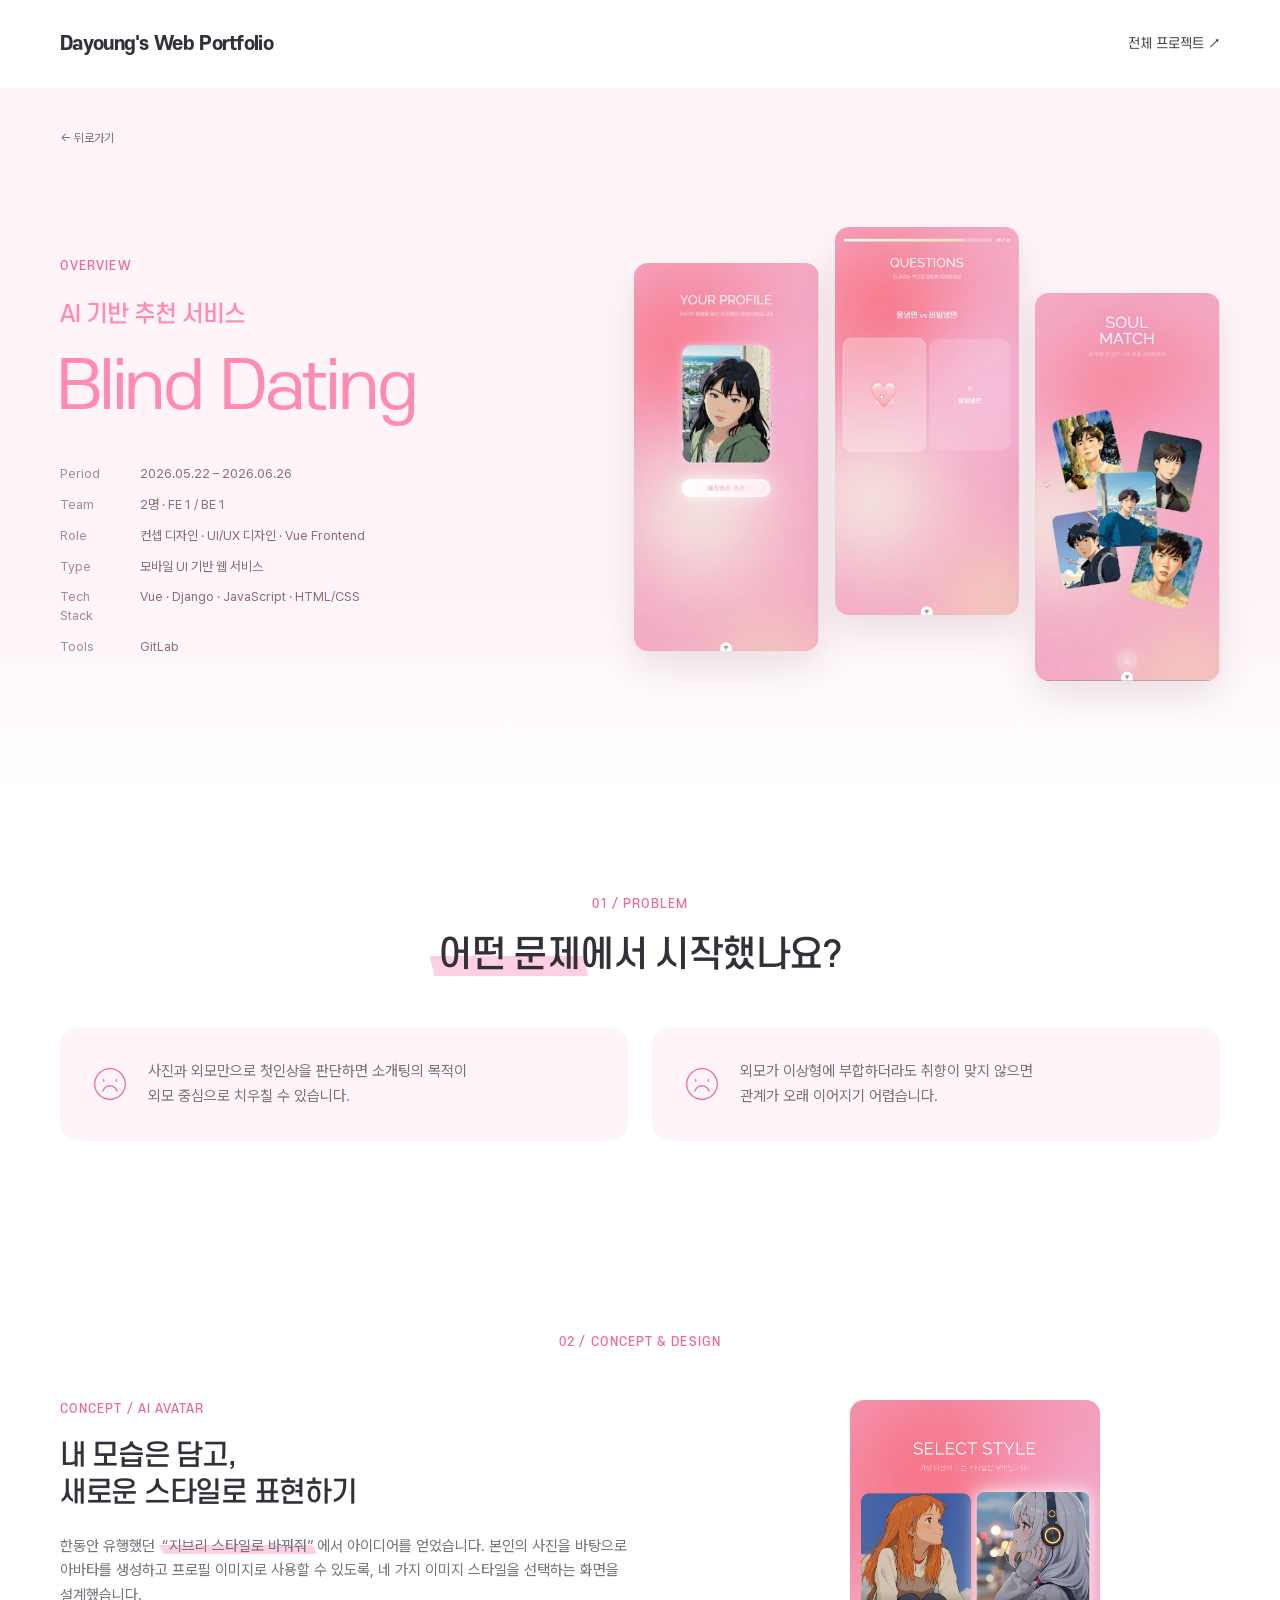
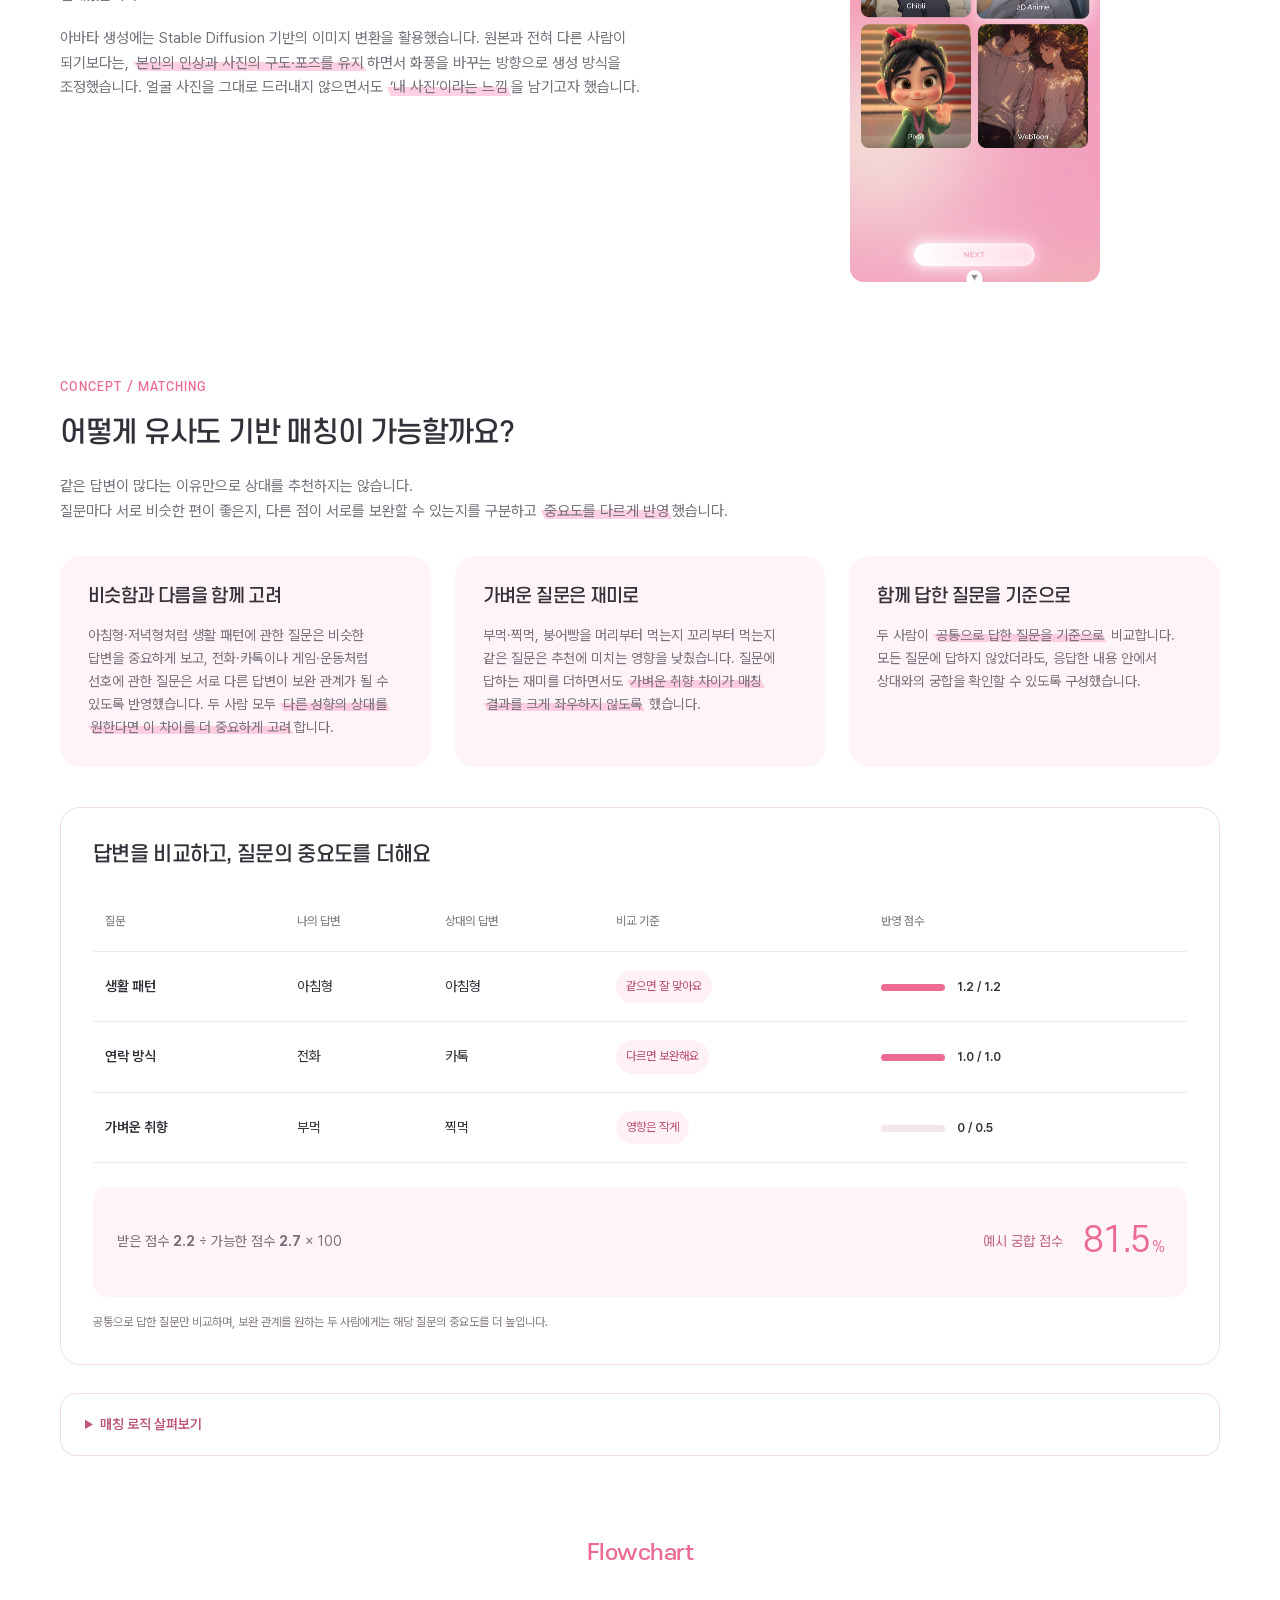
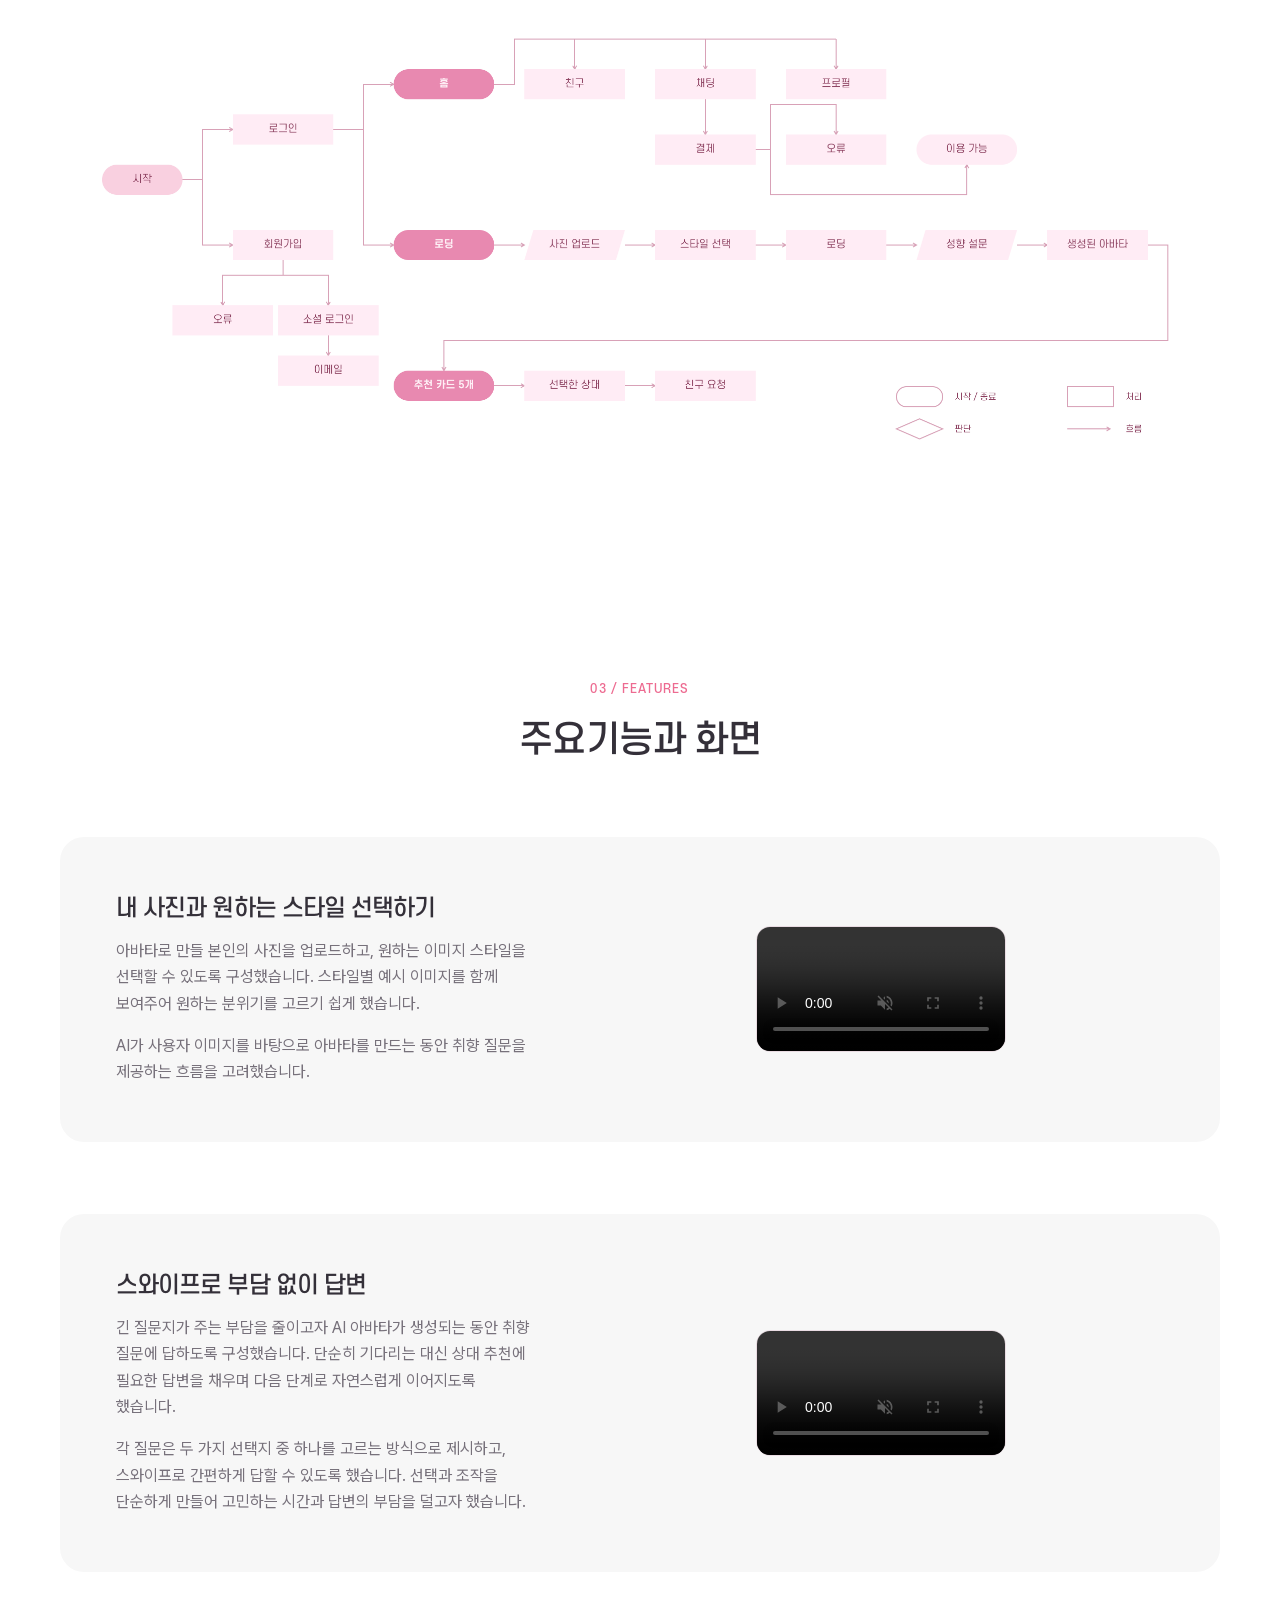
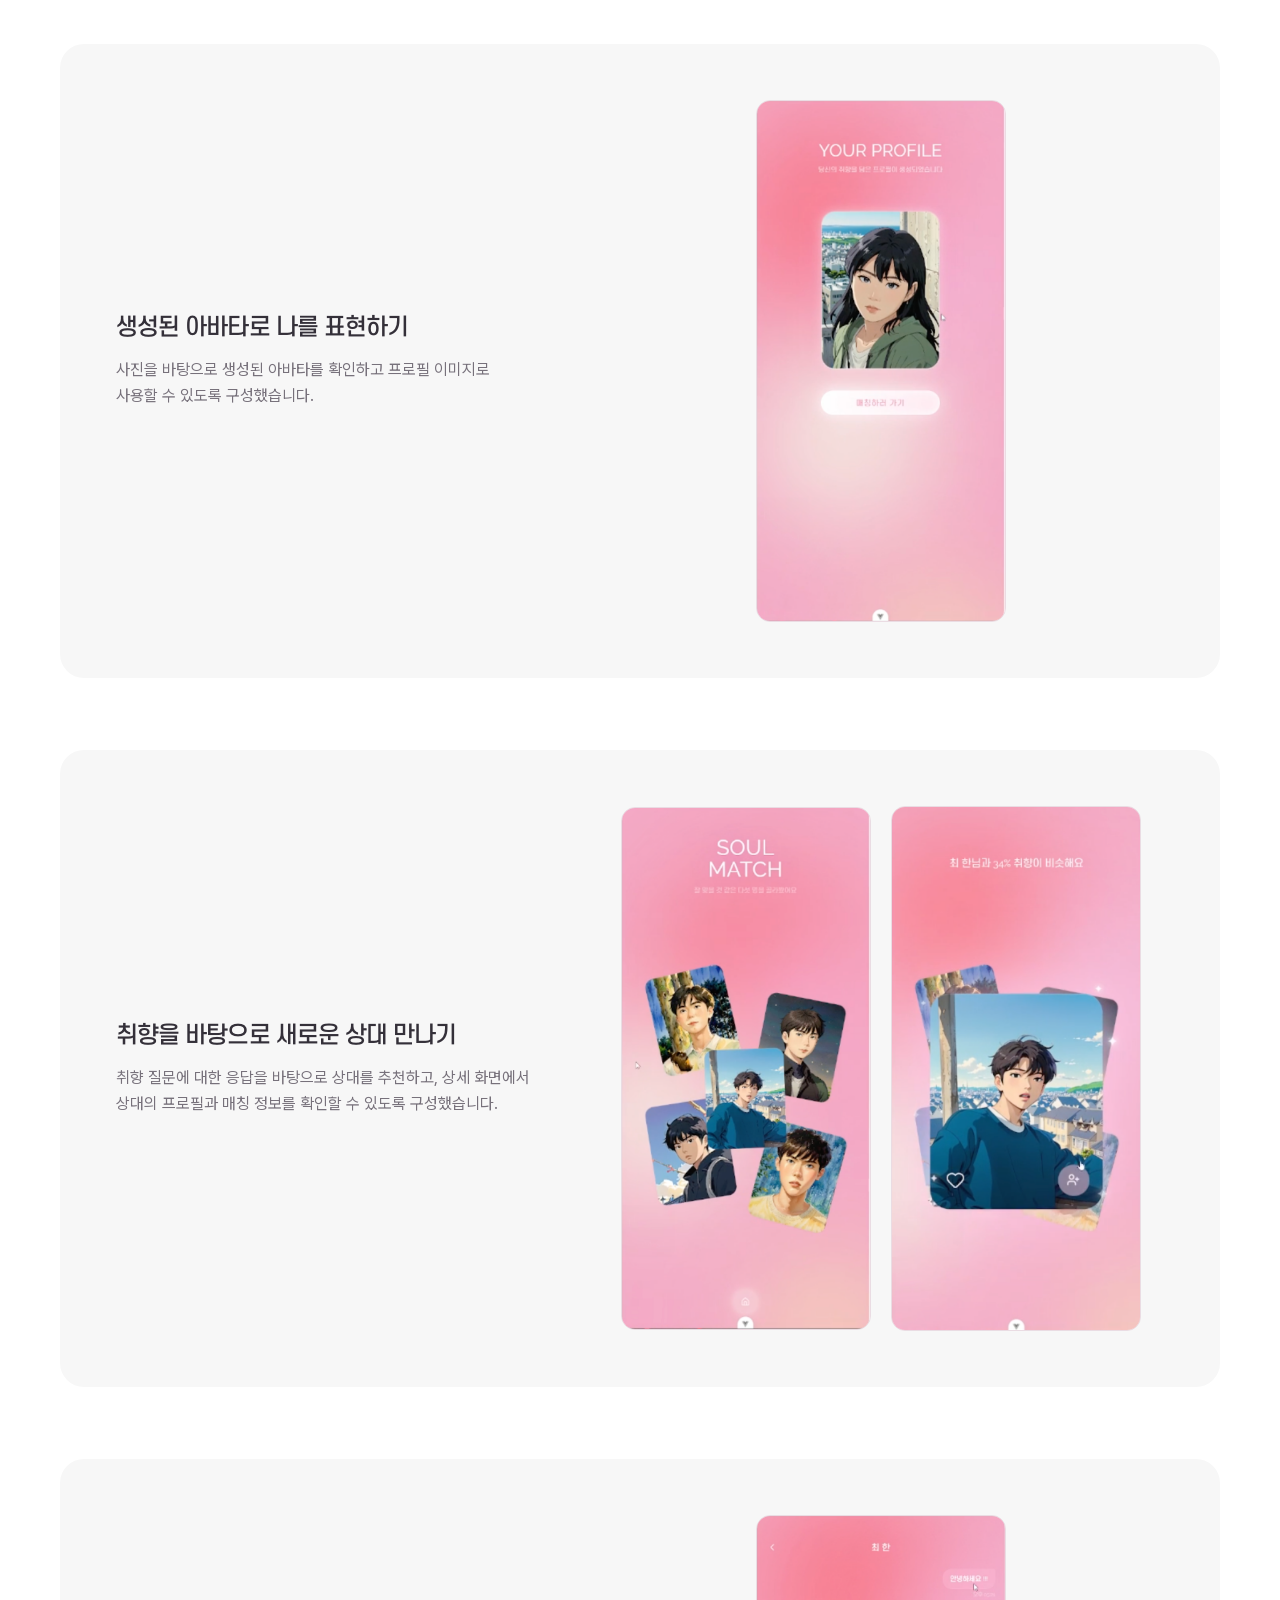
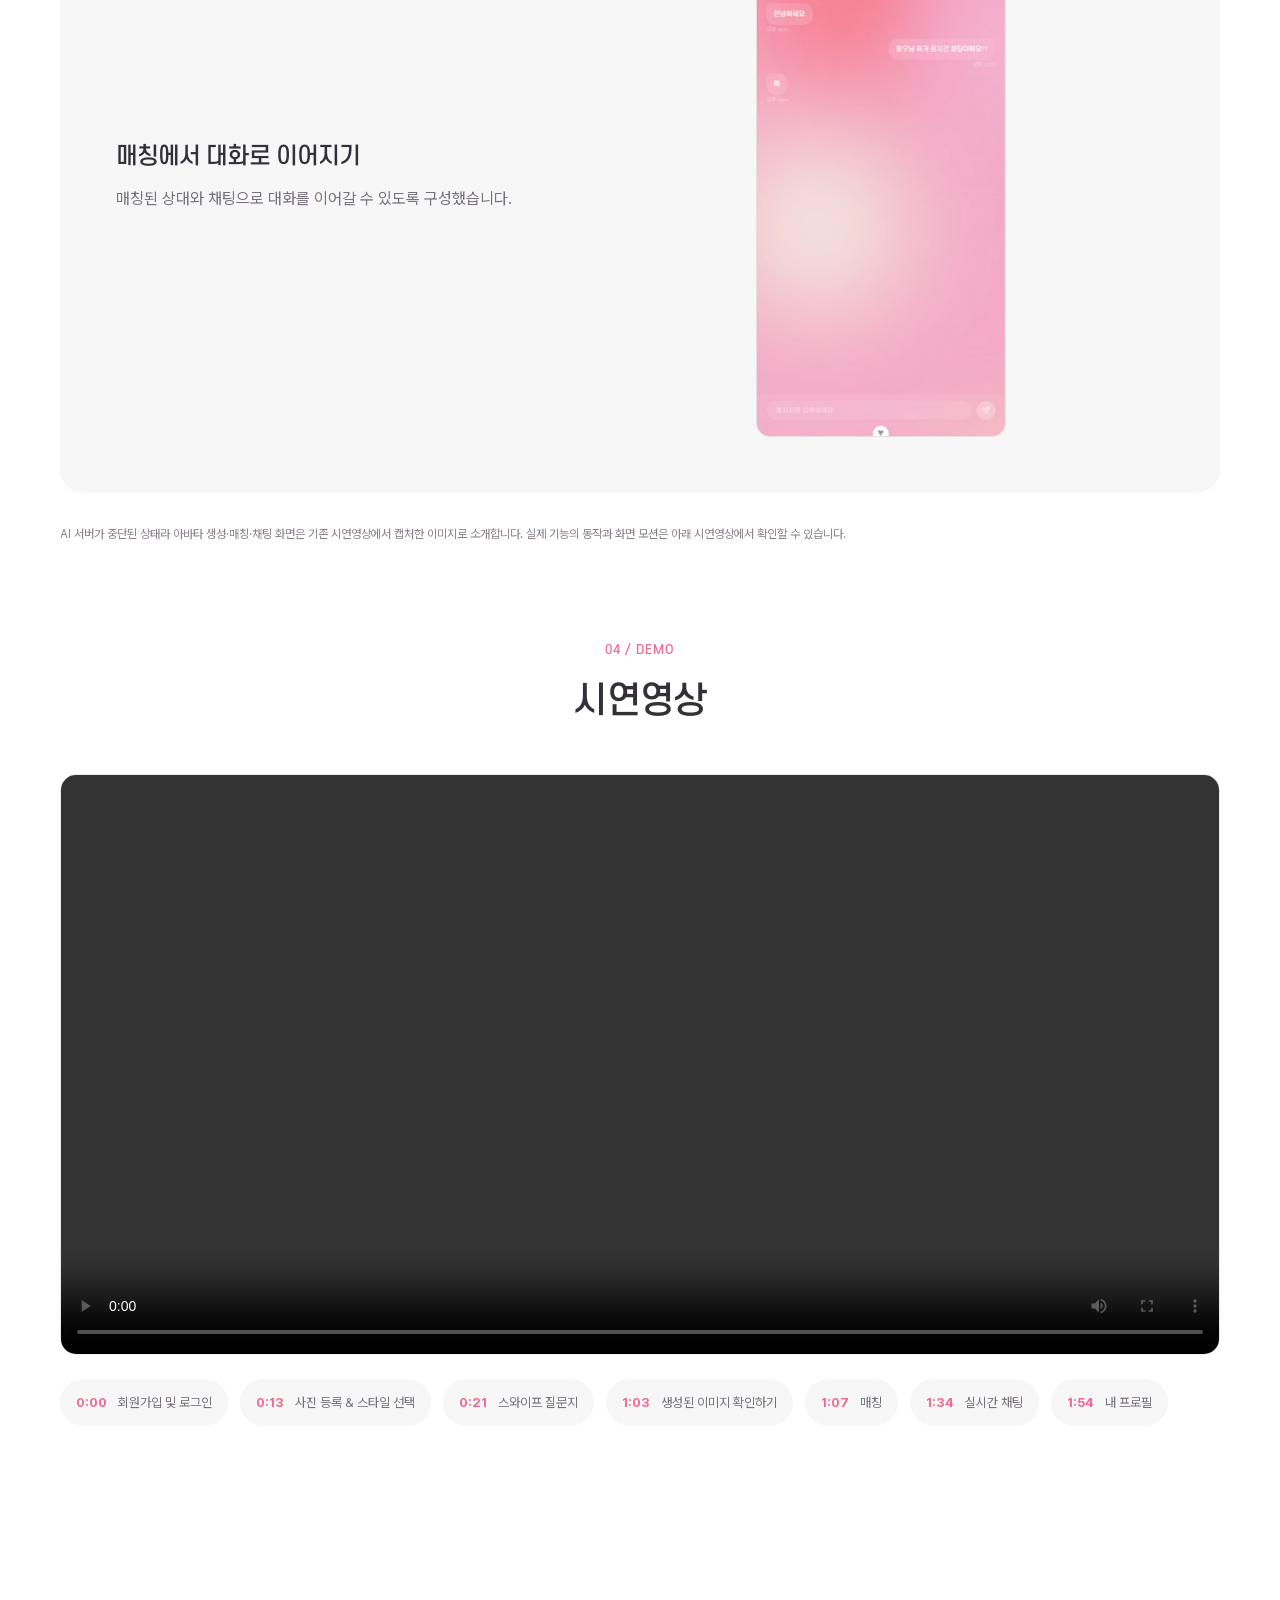
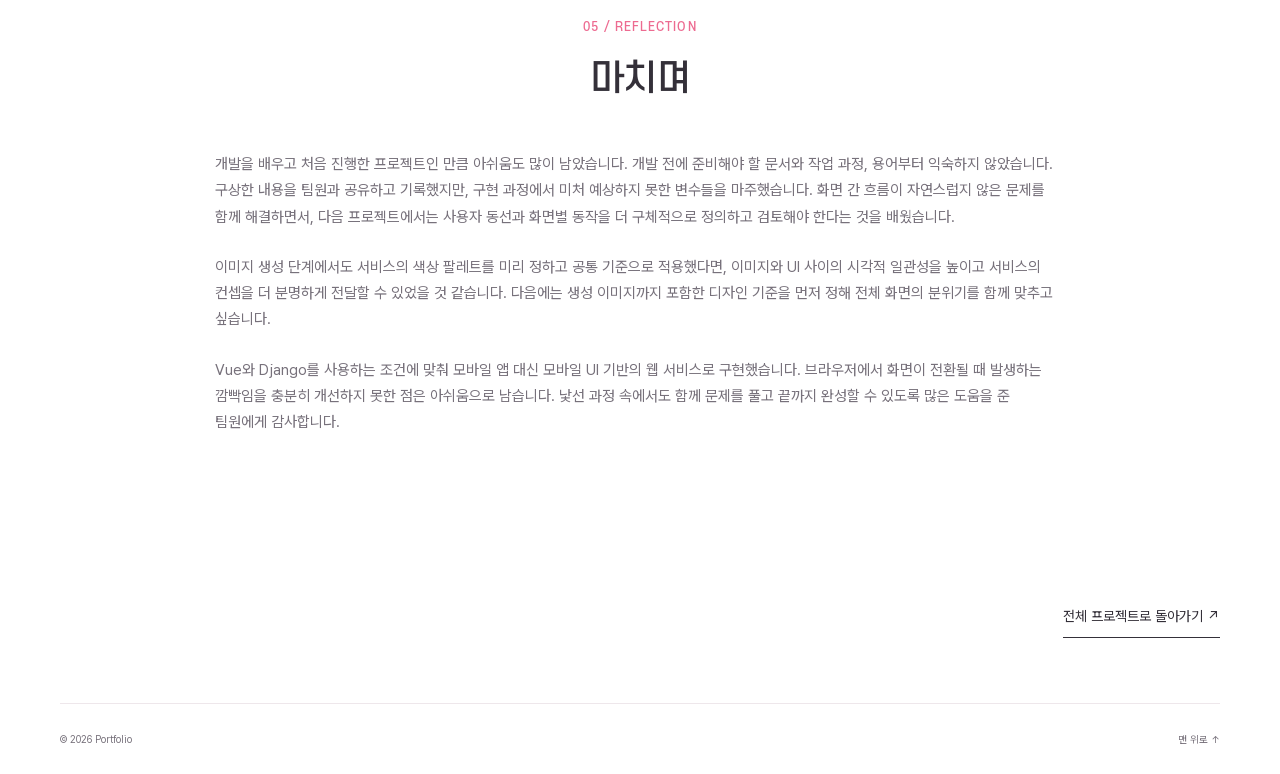
<file: project-matching.html>
<!doctype html>
<html lang="ko">
  <head>
    <meta charset="utf-8" />
    <meta name="viewport" content="width=device-width, initial-scale=1" />
    <meta name="description" content="AI 생성 이미지 기반 유사도 매칭 서비스." />
    <title>Blind Dating — Dayoung's Web Portfolio</title>
    <link rel="stylesheet" href="css/reset.css" />
    <link rel="stylesheet" href="css/common.css?v=pretendard-local" />
    <link rel="stylesheet" href="css/project.css" />
    <link rel="stylesheet" href="css/groupbuy.css" />
    <link rel="stylesheet" href="css/case-editorial.css?v=blind-gradient-original-light-text" />
    <link rel="stylesheet" href="css/matching-layout.css" />
    <link rel="stylesheet" href="css/matching-presentation.css" />
    <script src="js/main.js" defer></script>
    <script src="js/matching-demo.js" defer></script>
    <script src="js/matching-motion.js" defer></script>
  </head>
  <body class="groupbuy-page editorial-case blind-case">
    <a class="skip-link" href="#main">본문 바로가기</a>
    <header class="site-header">
      <div class="container header-inner">
        <a class="wordmark" href="index.html">Dayoung's Web Portfolio</a>
        <nav aria-label="프로젝트 메뉴"><a href="index.html#projects">전체 프로젝트 ↗</a></nav>
      </div>
    </header>
    <main id="main">
      <section class="gb-cover">
        <div class="container">
          <a class="gb-back" href="index.html#projects">← 뒤로가기</a>
          <div class="blind-hero-grid">
            <div class="blind-cover-overview">
              <p class="eyebrow">OVERVIEW</p>
              <h2>AI 기반 추천 서비스</h2>
              <h1>Blind Dating</h1>
              <dl class="gb-meta">
                <div>
                  <dt>Period</dt>
                  <dd>2026.05.22 – 2026.06.26</dd>
                </div>
                <div>
                  <dt>Team</dt>
                  <dd>2명 · FE 1 / BE 1</dd>
                </div>
                <div>
                  <dt>Role</dt>
                  <dd>컨셉 디자인 · UI/UX 디자인 · Vue Frontend</dd>
                </div>
                <div>
                  <dt>Type</dt>
                  <dd>모바일 UI 기반 웹 서비스</dd>
                </div>
                <div>
                  <dt>Tech Stack</dt>
                  <dd>Vue · Django · JavaScript · HTML/CSS</dd>
                </div>
                <div>
                  <dt>Tools</dt>
                  <dd>GitLab</dd>
                </div>
              </dl>
            </div>
            <div class="blind-hero-screens" aria-label="아바타와 취향 질문, 매칭 화면">
              <img
                src="assets/images/projects/02_blind-dating/screenshots/avatar_end.png"
                alt="생성된 AI 아바타"
              />
              <img
                src="assets/images/projects/02_blind-dating/screenshots/questions.png"
                alt="스와이프로 답하는 취향 질문"
              />
              <img
                src="assets/images/projects/02_blind-dating/screenshots/matching.png"
                alt="취향을 바탕으로 추천된 상대"
              />
            </div>
          </div>
        </div>
      </section>
      <section class="case-section" id="problem" aria-labelledby="problem-title">
        <div class="container">
          <div class="blind-problem-grid">
            <div class="case-section-heading">
              <p class="eyebrow">01 / PROBLEM</p>
              <h2 id="problem-title">
                <span class="blind-title-highlight">어떤 문제</span>에서 시작했나요?
              </h2>
            </div>
            <ul class="blind-problem-list">
              <li>
                <svg class="blind-sad-icon" viewBox="0 0 40 40" fill="none" aria-hidden="true">
                  <circle cx="20" cy="20" r="17" />
                  <path d="M13 15v2m14-2v2M12 28c3-8 13-8 16 0" />
                </svg>
                <p>
                  사진과 외모만으로 첫인상을 판단하면 소개팅의 목적이<br />외모 중심으로 치우칠 수
                  있습니다.
                </p>
              </li>
              <li>
                <svg class="blind-sad-icon" viewBox="0 0 40 40" fill="none" aria-hidden="true">
                  <circle cx="20" cy="20" r="17" />
                  <path d="M13 15v2m14-2v2M12 28c3-8 13-8 16 0" />
                </svg>
                <p>
                  외모가 이상형에 부합하더라도 취향이 맞지 않으면<br />관계가 오래 이어지기
                  어렵습니다.
                </p>
              </li>
            </ul>
          </div>
        </div>
      </section>
      <section class="case-section" id="concept" aria-labelledby="concept-label">
        <div class="container">
          <div class="case-section-heading">
            <p class="eyebrow" id="concept-label">02 / CONCEPT &amp; DESIGN</p>
          </div>
          <div class="blind-avatar-concept" aria-labelledby="avatar-concept-title">
            <div class="blind-concept-grid">
              <div class="case-copy">
                <p class="eyebrow">CONCEPT / AI AVATAR</p>
                <h2 id="avatar-concept-title">내 모습은 담고,<br />새로운 스타일로 표현하기</h2>
                <p>
                  한동안 유행했던
                  <span class="blind-copy-highlight">“지브리 스타일로 바꿔줘”</span>에서 아이디어를
                  얻었습니다. 본인의 사진을 바탕으로 아바타를 생성하고 프로필 이미지로 사용할 수
                  있도록, 네 가지 이미지 스타일을 선택하는 화면을 설계했습니다.
                </p>
                <p>
                  아바타 생성에는 Stable Diffusion 기반의 이미지 변환을 활용했습니다. 원본과 전혀
                  다른 사람이 되기보다는,
                  <span class="blind-copy-highlight">본인의 인상과 사진의 구도·포즈를 유지</span
                  >하면서 화풍을 바꾸는 방향으로 생성 방식을 조정했습니다. 얼굴 사진을 그대로
                  드러내지 않으면서도
                  <span class="blind-copy-highlight">‘내 사진’이라는 느낌</span>을 남기고자
                  했습니다.
                </p>
              </div>
              <figure class="blind-concept-screen">
                <img
                  src="assets/images/projects/02_blind-dating/screenshots/select.png"
                  alt="네 가지 아바타 이미지 스타일을 선택하는 화면"
                  width="996"
                  height="1920"
                  loading="lazy"
                />
              </figure>
            </div>
          </div>
          <div class="blind-matching-concept" aria-labelledby="matching-concept-title">
            <p class="eyebrow">CONCEPT / MATCHING</p>
            <h2 id="matching-concept-title">어떻게 유사도 기반 매칭이 가능할까요?</h2>
            <p class="blind-matching-intro">
              같은 답변이 많다는 이유만으로 상대를 추천하지는 않습니다.<br />질문마다 서로 비슷한
              편이 좋은지, 다른 점이 서로를 보완할 수 있는지를 구분하고
              <span class="blind-copy-highlight">중요도를 다르게 반영</span>했습니다.
            </p>
            <div class="blind-matching-principles">
              <article>
                <h3>비슷함과 다름을 함께 고려</h3>
                <p>
                  아침형·저녁형처럼 생활 패턴에 관한 질문은 비슷한 답변을 중요하게 보고,
                  전화·카톡이나 게임·운동처럼 선호에 관한 질문은 서로 다른 답변이 보완 관계가 될 수
                  있도록 반영했습니다. 두 사람 모두
                  <span class="blind-copy-highlight"
                    >다른 성향의 상대를 원한다면 이 차이를 더 중요하게 고려</span
                  >합니다.
                </p>
              </article>
              <article>
                <h3>가벼운 질문은 재미로</h3>
                <p>
                  부먹·찍먹, 붕어빵을 머리부터 먹는지 꼬리부터 먹는지 같은 질문은 추천에 미치는
                  영향을 낮췄습니다. 질문에 답하는 재미를 더하면서도
                  <span class="blind-copy-highlight"
                    >가벼운 취향 차이가 매칭 결과를 크게 좌우하지 않도록</span
                  >
                  했습니다.
                </p>
              </article>
              <article>
                <h3>함께 답한 질문을 기준으로</h3>
                <p>
                  두 사람이
                  <span class="blind-copy-highlight">공통으로 답한 질문을 기준으로</span>
                  비교합니다. 모든 질문에 답하지 않았더라도, 응답한 내용 안에서 상대와의 궁합을
                  확인할 수 있도록 구성했습니다.
                </p>
              </article>
            </div>
          </div>
          <div class="blind-score-visual" aria-labelledby="score-visual-title">
            <h3 id="score-visual-title">답변을 비교하고, 질문의 중요도를 더해요</h3>
            <div class="blind-score-table-wrap">
              <table class="blind-score-table">
                <thead>
                  <tr>
                    <th scope="col">질문</th>
                    <th scope="col">나의 답변</th>
                    <th scope="col">상대의 답변</th>
                    <th scope="col">비교 기준</th>
                    <th scope="col">반영 점수</th>
                  </tr>
                </thead>
                <tbody>
                  <tr>
                    <th scope="row">생활 패턴</th>
                    <td>아침형</td>
                    <td>아침형</td>
                    <td><span class="blind-score-tag">같으면 잘 맞아요</span></td>
                    <td>
                      <span class="blind-score-meter" style="--score-fill: 100%"></span
                      ><strong>1.2 / 1.2</strong>
                    </td>
                  </tr>
                  <tr>
                    <th scope="row">연락 방식</th>
                    <td>전화</td>
                    <td>카톡</td>
                    <td><span class="blind-score-tag">다르면 보완해요</span></td>
                    <td>
                      <span class="blind-score-meter" style="--score-fill: 100%"></span
                      ><strong>1.0 / 1.0</strong>
                    </td>
                  </tr>
                  <tr>
                    <th scope="row">가벼운 취향</th>
                    <td>부먹</td>
                    <td>찍먹</td>
                    <td><span class="blind-score-tag">영향은 작게</span></td>
                    <td>
                      <span class="blind-score-meter" style="--score-fill: 0%"></span
                      ><strong>0 / 0.5</strong>
                    </td>
                  </tr>
                </tbody>
              </table>
            </div>
            <div class="blind-score-result">
              <span class="blind-score-calculation"
                >받은 점수 <strong>2.2</strong> ÷ 가능한 점수 <strong>2.7</strong> × 100</span
              >
              <span class="blind-score-total"
                >예시 궁합 점수 <strong>81.5<span>%</span></strong></span
              >
            </div>
            <p class="blind-score-note">
              공통으로 답한 질문만 비교하며, 보완 관계를 원하는 두 사람에게는 해당 질문의 중요도를
              더 높입니다.
            </p>
          </div>
          <details class="blind-matching-code">
            <summary>매칭 로직 살펴보기</summary>
            <div class="blind-matching-code-content">
              <p>백엔드 팀원이 구현한 매칭 로직의 일부입니다.</p>
              <pre><code class="language-python">same = (a_answers[qid] == b_answers[qid])
base_sim = <span class="code-number">1.0</span> <span class="code-keyword">if</span> same <span class="code-keyword">else</span> <span class="code-number">0.0</span>
<span class="code-keyword">if</span> q.match_type == <span class="code-string">'complement'</span>:
    sim = <span class="code-number">1.0</span> - base_sim          <span class="code-comment"># 다를수록 좋은 질문은 점수를 반전</span>
<span class="code-keyword">else</span>:
    sim = base_sim

weight = q.weight
<span class="code-keyword">if</span> both_complement <span class="code-keyword">and</span> q.match_type == <span class="code-string">'complement'</span>:
    weight *= <span class="code-number">1.5</span>                 <span class="code-comment"># 양쪽 모두 '다른 사람' 선호 → 보완 질문 증폭</span>

<span class="code-keyword">return</span> <span class="code-function">round</span>(match_score / total_weight * <span class="code-number">100</span>, <span class="code-number">1</span>)   <span class="code-comment"># 0~100 정규화</span></code></pre>
            </div>
          </details>
          <p class="eyebrow blind-flowchart-label">Flowchart</p>
          <figure class="blind-flowchart">
            <img
              src="assets/images/projects/02_blind-dating/user-flow.png"
              alt="가입부터 아바타 생성, 취향 질문, 매칭과 대화까지 이어지는 사용자 플로우차트"
              width="4360"
              height="1700"
              loading="lazy"
            />
          </figure>
        </div>
      </section>
      <section class="case-section" id="solution" aria-labelledby="solution-title">
        <div class="container">
          <div class="case-section-heading">
            <p class="eyebrow">03 / FEATURES</p>
            <h2 id="solution-title">주요기능과 화면</h2>
          </div>
          <article class="case-solution blind-swipe-feature">
            <div class="case-copy">
              <h3>내 사진과 원하는 스타일 선택하기</h3>
              <p>
                아바타로 만들 본인의 사진을 업로드하고, 원하는 이미지 스타일을 선택할 수 있도록
                구성했습니다. 스타일별 예시 이미지를 함께 보여주어 원하는 분위기를 고르기 쉽게
                했습니다.
              </p>
              <p>
                AI가 사용자 이미지를 바탕으로 아바타를 만드는 동안 취향 질문을 제공하는 흐름을
                고려했습니다.
              </p>
            </div>
            <video
              class="blind-swipe-video"
              autoplay
              muted
              loop
              playsinline
              controls
              preload="metadata"
              aria-label="사진 업로드와 아바타 스타일 선택 화면"
            >
              <source
                src="assets/videos/projects/02_blind-dating/select-image.mp4?v=9b4337381f"
                type="video/mp4"
              />
            </video>
          </article>
          <article class="case-solution blind-swipe-feature">
            <div class="case-copy">
              <h3>스와이프로 부담 없이 답변</h3>
              <p>
                긴 질문지가 주는 부담을 줄이고자 AI 아바타가 생성되는 동안 취향 질문에 답하도록
                구성했습니다. 단순히 기다리는 대신 상대 추천에 필요한 답변을 채우며 다음 단계로
                자연스럽게 이어지도록 했습니다.
              </p>
              <p>
                각 질문은 두 가지 선택지 중 하나를 고르는 방식으로 제시하고, 스와이프로 간편하게
                답할 수 있도록 했습니다. 선택과 조작을 단순하게 만들어 고민하는 시간과 답변의 부담을
                덜고자 했습니다.
              </p>
            </div>
            <video
              class="blind-swipe-video"
              autoplay
              muted
              loop
              playsinline
              controls
              preload="metadata"
              aria-label="스와이프로 취향 질문에 답하는 화면"
            >
              <source src="assets/videos/projects/02_blind-dating/swipe.mp4" type="video/mp4" />
            </video>
          </article>
          <article class="case-solution blind-swipe-feature">
            <div class="case-copy">
              <h3>생성된 아바타로 나를 표현하기</h3>
              <p>
                사진을 바탕으로 생성된 아바타를 확인하고 프로필 이미지로 사용할 수 있도록
                구성했습니다.
              </p>
            </div>
            <div class="blind-feature-screens">
              <img
                src="assets/images/projects/02_blind-dating/screenshots/avatar_end.png"
                alt="생성된 아바타 프로필"
                loading="lazy"
                decoding="async"
              />
            </div>
          </article>
          <article class="case-solution blind-swipe-feature">
            <div class="case-copy">
              <h3>취향을 바탕으로 새로운 상대 만나기</h3>
              <p>
                취향 질문에 대한 응답을 바탕으로 상대를 추천하고, 상세 화면에서 상대의 프로필과 매칭
                정보를 확인할 수 있도록 구성했습니다.
              </p>
            </div>
            <div class="blind-feature-screens">
              <img
                src="assets/images/projects/02_blind-dating/screenshots/matching.png"
                alt="추천 매칭 목록"
                loading="lazy"
                decoding="async"
              />
              <img
                src="assets/images/projects/02_blind-dating/screenshots/matching_detail.png"
                alt="추천 상대 상세 화면"
                loading="lazy"
                decoding="async"
              />
            </div>
          </article>
          <article class="case-solution blind-swipe-feature">
            <div class="case-copy">
              <h3>매칭에서 대화로 이어지기</h3>
              <p>매칭된 상대와 채팅으로 대화를 이어갈 수 있도록 구성했습니다.</p>
            </div>
            <div class="blind-feature-screens">
              <img
                src="assets/images/projects/02_blind-dating/screenshots/chatview.png"
                alt="매칭 상대와의 채팅 화면"
                loading="lazy"
                decoding="async"
              />
            </div>
          </article>
        </div>
      </section>
      <div class="container blind-capture-notice">
        <p>
          AI 서버가 중단된 상태라 아바타 생성·매칭·채팅 화면은 기존 시연영상에서 캡처한 이미지로
          소개합니다. 실제 기능의 동작과 화면 모션은 아래 시연영상에서 확인할 수 있습니다.
        </p>
      </div>
      <section class="case-section" id="demo" aria-labelledby="demo-title">
        <div class="container">
          <div class="case-section-heading">
            <p class="eyebrow">04 / DEMO</p>
            <h2 id="demo-title">시연영상</h2>
          </div>
          <video
            class="blind-demo-video"
            controls
            playsinline
            preload="metadata"
            aria-label="블라인드데이팅 서비스 시연영상"
          >
            <source src="assets/videos/projects/02_blind-dating/demo.mp4" type="video/mp4" />
          </video>
          <nav class="blind-demo-timestamps" aria-label="시연영상 구간 선택">
            <button type="button" data-demo-time="0"><span>0:00</span> 회원가입 및 로그인</button>
            <button type="button" data-demo-time="13">
              <span>0:13</span> 사진 등록 &amp; 스타일 선택
            </button>
            <button type="button" data-demo-time="21"><span>0:21</span> 스와이프 질문지</button>
            <button type="button" data-demo-time="63">
              <span>1:03</span> 생성된 이미지 확인하기
            </button>
            <button type="button" data-demo-time="67"><span>1:07</span> 매칭</button>
            <button type="button" data-demo-time="94"><span>1:34</span> 실시간 채팅</button>
            <button type="button" data-demo-time="114"><span>1:54</span> 내 프로필</button>
          </nav>
        </div>
      </section>
      <section class="case-section" id="result" aria-labelledby="result-title">
        <div class="container">
          <div class="case-section-heading">
            <p class="eyebrow">05 / REFLECTION</p>
            <h2 id="result-title">마치며</h2>
          </div>
          <div class="blind-reflection-copy">
            <p>
              개발을 배우고 처음 진행한 프로젝트인 만큼 아쉬움도 많이 남았습니다. 개발 전에 준비해야
              할 문서와 작업 과정, 용어부터 익숙하지 않았습니다. 구상한 내용을 팀원과 공유하고
              기록했지만, 구현 과정에서 미처 예상하지 못한 변수들을 마주했습니다. 화면 간 흐름이
              자연스럽지 않은 문제를 함께 해결하면서, 다음 프로젝트에서는 사용자 동선과 화면별
              동작을 더 구체적으로 정의하고 검토해야 한다는 것을 배웠습니다.
            </p>
            <p>
              이미지 생성 단계에서도 서비스의 색상 팔레트를 미리 정하고 공통 기준으로 적용했다면,
              이미지와 UI 사이의 시각적 일관성을 높이고 서비스의 컨셉을 더 분명하게 전달할 수 있었을
              것 같습니다. 다음에는 생성 이미지까지 포함한 디자인 기준을 먼저 정해 전체 화면의
              분위기를 함께 맞추고 싶습니다.
            </p>
            <p>
              Vue와 Django를 사용하는 조건에 맞춰 모바일 앱 대신 모바일 UI 기반의 웹 서비스로
              구현했습니다. 브라우저에서 화면이 전환될 때 발생하는 깜빡임을 충분히 개선하지 못한
              점은 아쉬움으로 남습니다. 낯선 과정 속에서도 함께 문제를 풀고 끝까지 완성할 수 있도록
              많은 도움을 준 팀원에게 감사합니다.
            </p>
          </div>
        </div>
      </section>
      <div class="project-end container">
        <a class="text-link" href="index.html#projects">전체 프로젝트로 돌아가기 ↗</a>
      </div>
    </main>
    <footer class="site-footer container">
      <span>© <span data-year>2026</span> Portfolio</span><a href="#main">맨 위로 ↑</a>
    </footer>
  </body>
</html>
</file>
<file: css/common.css>
@font-face {
  font-family: "Pretendard";
  src: url("../assets/PretendardVariable.woff2") format("woff2");
  font-weight: 100 900;
  font-style: normal;
  font-display: swap;
}

@font-face {
  font-family: "Paperlogy";
  src: url("https://cdn.jsdelivr.net/gh/fonts-archive/Paperlogy/Paperlogy-4Regular.woff2")
    format("woff2");
  font-weight: 400;
  font-style: normal;
  font-display: swap;
}

@font-face {
  font-family: "Paperlogy";
  src: url("https://cdn.jsdelivr.net/gh/fonts-archive/Paperlogy/Paperlogy-5Medium.woff2")
    format("woff2");
  font-weight: 500;
  font-style: normal;
  font-display: swap;
}

@font-face {
  font-family: "Paperlogy";
  src: url("https://cdn.jsdelivr.net/gh/fonts-archive/Paperlogy/Paperlogy-6SemiBold.woff2")
    format("woff2");
  font-weight: 600;
  font-style: normal;
  font-display: swap;
}

@font-face {
  font-family: "Paperlogy";
  src: url("https://cdn.jsdelivr.net/gh/fonts-archive/Paperlogy/Paperlogy-7Bold.woff2")
    format("woff2");
  font-weight: 700;
  font-style: normal;
  font-display: swap;
}

@font-face {
  font-family: "Paperlogy";
  src: url("https://cdn.jsdelivr.net/gh/fonts-archive/Paperlogy/Paperlogy-8ExtraBold.woff2")
    format("woff2");
  font-weight: 800;
  font-style: normal;
  font-display: swap;
}

:root {
  --color-bg: #fff;
  --color-text: #202321;
  --color-muted: #707570;
  --color-line: #dedfdb;
  --color-surface: #f4f4f2;
  --color-accent: #247361;
  --font-sans: "Pretendard", "Malgun Gothic", "Apple SD Gothic Neo", sans-serif;
  --font-heading: "Paperlogy", "Malgun Gothic", "Apple SD Gothic Neo", sans-serif;
  --header-height: 88px;
  --font-display: var(--font-heading);
  --content-width: 1160px;
  --page-gutter: 40px;
  --section-space: 112px;
}
html {
  scroll-behavior: smooth;
  scroll-padding-top: calc(var(--header-height) + 20px);
}
body {
  padding-top: var(--header-height);
  color: var(--color-text);
  background: var(--color-bg);
  font: 15px/1.8 var(--font-sans);
  word-break: keep-all;
  overflow-wrap: anywhere;
}
::selection {
  background: #dcece6;
}
.groupbuy-page::selection,
.groupbuy-page ::selection {
  color: #343039;
  background: rgba(204, 232, 255, 0.5);
}
.family-case::selection,
.family-case ::selection {
  color: #343039;
  background: rgba(227, 215, 250, 0.5);
}
.blind-case::selection,
.blind-case ::selection {
  color: #343039;
  background: rgba(255, 210, 227, 0.5);
}
:focus-visible {
  outline: 2px solid var(--color-accent);
  outline-offset: 6px;
}
.container {
  width: min(var(--content-width), calc(100% - var(--page-gutter) * 2));
  margin-inline: auto;
}
.skip-link {
  position: fixed;
  top: -100px;
  left: 20px;
  z-index: 100;
  padding: 10px 18px;
  background: var(--color-text);
  color: white;
}
.skip-link:focus {
  top: 12px;
}
.site-header {
  position: fixed;
  inset: 0 0 auto;
  z-index: 50;
  background: transparent;
  -webkit-backdrop-filter: blur(16px);
  backdrop-filter: blur(16px);
}
.header-inner {
  min-height: 88px;
  display: flex;
  align-items: center;
  justify-content: space-between;
  gap: 24px;
}
.wordmark {
  font-size: 19px;
  font-weight: 800;
  letter-spacing: -0.7px;
}
.brand-dot,
.accent {
  color: var(--color-accent);
}
.header-inner nav {
  display: flex;
  align-items: center;
  gap: 34px;
  font-size: 13px;
}
.header-inner nav a:hover,
.text-link:hover,
.site-footer a:hover {
  color: var(--color-accent);
}
.menu-toggle {
  border: 1px solid var(--color-line);
  background: transparent;
  padding: 7px 12px;
}
.eyebrow {
  font-size: 11px;
  font-weight: 600;
  letter-spacing: 1.5px;
  line-height: 1.6;
}
.status-dot {
  display: inline-block;
  width: 7px;
  height: 7px;
  background: var(--color-accent);
  border-radius: 50%;
  margin-right: 8px;
}
h1,
h2,
h3 {
  font-family: var(--font-display);
  font-weight: 600;
}
h1 {
  font-size: clamp(42px, 5.3vw, 68px);
  line-height: 1.35;
  letter-spacing: -3px;
}
h2 {
  font-size: 32px;
  line-height: 1.5;
  letter-spacing: -1.4px;
}
h3 {
  font-size: 21px;
  line-height: 1.5;
  letter-spacing: -0.6px;
}
.hero {
  padding-top: 85px;
}
.hero h1 {
  margin-top: 30px;
}
.hero-bottom {
  display: flex;
  justify-content: space-between;
  align-items: end;
  gap: 30px;
  margin-top: 36px;
}
.hero-bottom p {
  color: var(--color-muted);
  font-size: 17px;
}
.text-link {
  display: inline-flex;
  gap: 40px;
  padding-block: 8px;
  border-bottom: 1px solid var(--color-text);
  font-size: 14px;
}
.hero-foot {
  display: flex;
  justify-content: space-between;
  gap: 20px;
  border-bottom: 1px solid var(--color-line);
  padding: 64px 0 20px;
  font-size: 10px;
  letter-spacing: 1.2px;
  color: var(--color-muted);
}
.section {
  display: grid;
  grid-template-columns: 1fr 1.45fr;
  gap: 80px;
  padding-block: var(--section-space);
}
.section-heading h2 {
  margin-top: 22px;
}
.section-body > p {
  margin-bottom: 20px;
  color: var(--color-muted);
}
.section-body .lead {
  color: var(--color-text);
  font-size: 22px;
  line-height: 1.65;
  letter-spacing: -0.6px;
  margin-bottom: 25px;
}
.about-facts {
  margin-top: 32px;
  border-top: 1px solid var(--color-line);
}
.about-facts > div {
  display: grid;
  grid-template-columns: 120px 1fr;
  gap: 12px;
  padding-top: 16px;
  font-size: 13px;
}
.about-facts dt {
  color: var(--color-muted);
}
.projects-section {
  padding-block: 88px;
  background: var(--color-surface);
}
.section-top {
  display: flex;
  align-items: end;
  justify-content: space-between;
  gap: 24px;
  margin-bottom: 40px;
}
.section-top h2 {
  margin-top: 15px;
}
.muted {
  color: var(--color-muted);
  font-size: 12px;
}
.project {
  display: block;
  min-width: 0;
}
.media-placeholder {
  background: #e9eae7;
  position: relative;
  display: flex;
  flex-direction: column;
  padding: 28px;
  min-width: 0;
}
.featured-media {
  min-height: 390px;
}
.media-label,
.media-caption {
  font-size: 10px;
  letter-spacing: 1.3px;
  color: #666e66;
}
.media-caption {
  margin-top: auto;
  text-align: right;
}
.placeholder-center {
  flex: 1;
  display: flex;
  flex-direction: column;
  align-items: center;
  justify-content: center;
  padding-block: 30px;
  text-align: center;
}
.placeholder-center > span:not(.placeholder-mark) {
  font-size: 17px;
  letter-spacing: -0.4px;
}
.placeholder-center small {
  color: var(--color-muted);
  font-size: 11px;
  margin-top: 6px;
}
.placeholder-mark {
  font-size: 76px;
  line-height: 1.1;
  font-weight: 400;
  color: #b6beb3;
  letter-spacing: -5px;
  margin-bottom: 15px;
}
.project-info {
  padding-top: 24px;
  display: flex;
  justify-content: space-between;
  gap: 20px;
}
.project-info h3 {
  margin-top: 8px;
}
.featured .project-info h3 {
  font-size: 28px;
}
.project-info p:not(.eyebrow) {
  color: var(--color-muted);
  font-size: 13px;
  margin-top: 8px;
}
.project-arrow {
  font-size: 26px;
  line-height: 1;
  margin-top: 28px;
}
.project:hover h3,
.project:hover .project-arrow {
  color: var(--color-accent);
}
.tags {
  display: flex;
  gap: 8px 17px;
  flex-wrap: wrap;
  font-size: 10px;
  color: var(--color-muted);
  margin-top: 18px;
}
.project-grid {
  display: grid;
  grid-template-columns: repeat(2, 1fr);
  gap: 40px;
  margin-top: 65px;
}
.secondary-media {
  min-height: 280px;
  background: #e8e8e6;
}
.project-grid .project:nth-child(2) .media-placeholder {
  background: #e7e9e8;
}
.skill-list > div {
  padding-block: 24px;
  border-top: 1px solid var(--color-line);
}
.skill-list > div:first-child {
  padding-top: 0;
  border-top: 0;
}
.skill-list h3 {
  font-size: 18px;
  margin-bottom: 6px;
}
.skill-list p {
  font-size: 14px;
}
.skill-list span {
  display: block;
  color: var(--color-muted);
  font-size: 13px;
  margin-top: 8px;
}
.process-section {
  padding-block: 85px;
  background: var(--color-surface);
}
.process-grid {
  display: grid;
  grid-template-columns: repeat(4, 1fr);
  gap: 32px;
}
.process-grid li {
  border-top: 1px solid var(--color-line);
  padding-top: 24px;
}
.process-grid h3 {
  font-size: 19px;
  margin-block: 20px 10px;
}
.process-grid p {
  color: var(--color-muted);
  font-size: 13px;
}
.contact {
  padding-block: 105px;
}
.contact h2 {
  font-size: 42px;
  margin-top: 24px;
  letter-spacing: -1.8px;
}
.contact-bottom {
  display: flex;
  justify-content: space-between;
  align-items: end;
  gap: 24px;
  margin-top: 40px;
}
.contact-bottom p {
  color: var(--color-muted);
  font-size: 13px;
}
.contact-pending {
  font-size: 20px;
  border-bottom: 1px solid var(--color-line);
  padding-bottom: 8px;
}
.site-footer {
  display: flex;
  justify-content: space-between;
  gap: 20px;
  border-top: 1px solid var(--color-line);
  padding-block: 26px;
  font-size: 10px;
  color: var(--color-muted);
}
@media (max-width: 900px) {
  :root {
    --page-gutter: 28px;
    --section-space: 80px;
  }
  .section {
    gap: 40px;
    grid-template-columns: 1fr 1.3fr;
  }
  .process-grid {
    grid-template-columns: repeat(2, 1fr);
  }
  .project-grid {
    gap: 25px;
  }
  h2 {
    font-size: 28px;
  }
}
@media (max-width: 600px) {
  :root {
    --page-gutter: 22px;
    --section-space: 64px;
    --header-height: 72px;
  }
  html {
    scroll-padding-top: calc(var(--header-height) + 20px);
  }
  .header-inner {
    min-height: 72px;
    flex-wrap: wrap;
    gap: 0;
  }
  .wordmark {
    font-size: 17px;
  }
  .header-inner nav {
    width: 100%;
    gap: 22px;
    padding: 15px 0;
    font-size: 12px;
  }
  .header-inner nav.is-collapsed {
    display: none;
  }
  .hero {
    padding-top: 56px;
  }
  h1 {
    font-size: 40px;
    letter-spacing: -2px;
  }
  .hero h1 {
    margin-top: 25px;
  }
  .hero-bottom {
    display: block;
    margin-top: 28px;
  }
  .hero-bottom p {
    font-size: 14px;
  }
  .hero-bottom .text-link {
    margin-top: 25px;
  }
  .hero-foot {
    padding-top: 42px;
    font-size: 8px;
  }
  .hero-foot span:last-child {
    display: none;
  }
  .section {
    grid-template-columns: 1fr;
    gap: 28px;
  }
  h2 {
    font-size: 27px;
  }
  .section-body .lead {
    font-size: 20px;
  }
  .section-body > p {
    font-size: 14px;
  }
  .about-facts > div {
    grid-template-columns: 90px 1fr;
    font-size: 12px;
  }
  .projects-section,
  .process-section {
    padding-block: 60px;
  }
  .section-top {
    display: block;
    margin-bottom: 28px;
  }
  .section-top .muted {
    display: block;
    margin-top: 12px;
  }
  .featured-media {
    min-height: 270px;
  }
  .media-placeholder {
    padding: 20px;
  }
  .placeholder-mark {
    font-size: 58px;
  }
  .featured .project-info h3 {
    font-size: 23px;
  }
  .project-grid {
    grid-template-columns: 1fr;
    gap: 40px;
    margin-top: 40px;
  }
  .secondary-media {
    min-height: 260px;
  }
  .project-info h3 {
    font-size: 21px;
  }
  .process-grid {
    gap: 24px;
  }
  .process-grid h3 {
    font-size: 17px;
  }
  .contact {
    padding-block: 64px;
  }
  .contact h2 {
    font-size: 30px;
    letter-spacing: -1px;
  }
  .contact-bottom {
    display: block;
  }
  .contact-pending {
    display: inline-block;
    margin-top: 20px;
    font-size: 18px;
  }
  .site-footer {
    flex-wrap: wrap;
    gap: 12px 20px;
  }
  .site-footer span:nth-child(2) {
    display: none;
  }
  .site-footer a {
    margin-left: auto;
  }
}
@media (prefers-reduced-motion: reduce) {
  html {
    scroll-behavior: auto;
  }
  *,
  *::before,
  *::after {
    animation: none !important;
    transition: none !important;
  }
}
#about {
  min-height: 130svh;
  padding-block: clamp(120px, 15vh, 190px);
  align-content: start;
}
.section-scroll-fade {
  position: fixed;
  inset: 0 0 auto;
  height: clamp(170px, 28vh, 300px);
  z-index: 40;
  pointer-events: none;
  opacity: var(--section-fade-opacity, 0);
  background: linear-gradient(to bottom, var(--color-bg) 0%, var(--color-bg) 26%, transparent 100%);
}
@media (max-width: 600px) {
  #about {
    min-height: 125svh;
    padding-block: 100px;
  }
  .section-scroll-fade {
    height: 190px;
  }
}
@media (prefers-reduced-motion: reduce) {
  .section-scroll-fade {
    display: none;
  }
}

.about-timeline-space {
  grid-column: 1 / -1;
  width: 100%;
  min-height: clamp(320px, 50svh, 580px);
}
@media (max-width: 600px) {
  .about-timeline-space {
    min-height: 380px;
  }
}
.timeline-heading {
  display: flex;
  justify-content: space-between;
  align-items: baseline;
  gap: 20px;
  margin-bottom: 30px;
}
.timeline-heading h3 {
  font-size: 20px;
}
.timeline-heading p {
  color: var(--color-muted);
  font-size: 12px;
}

.timeline-legend {
  display: flex;
  flex-wrap: wrap;
  gap: 14px 24px;
  margin-bottom: 22px;
  font-size: 11px;
  color: var(--color-muted);
}
.timeline-legend li::before {
  content: "";
  display: inline-block;
  width: 9px;
  height: 9px;
  margin-right: 7px;
  background: var(--timeline-color);
}
.timeline-education {
  --timeline-color: #93c8b9;
}
.timeline-activity {
  --timeline-color: #6982c5;
}
.timeline-work {
  --timeline-color: #e39460;
}
.timeline-award {
  --timeline-color: #d8b3d0;
}
.timeline-certificate {
  --timeline-color: #c3e4f1;
}

.timeline-scroll {
  width: 100%;
}
.timeline-chart {
  position: relative;
  background-color: #fcfcfb;
  background-image: repeating-linear-gradient(
    to right,
    #e5e5df 0,
    #e5e5df 0.5px,
    transparent 0.5px,
    transparent 12.5%
  );
}
.timeline-now {
  position: absolute;
  top: 0;
  bottom: 0;
  right: 0;
  width: 1.5px;
  background: #bd514b;
  z-index: 45;
  pointer-events: none;
}
.timeline-now::before,
.timeline-now::after {
  content: "";
  position: absolute;
  left: 50%;
  width: 6px;
  height: 6px;
  border-radius: 50%;
  background: #bd514b;
  transform: translateX(-50%);
}
.timeline-now::before {
  top: -3px;
}
.timeline-now::after {
  bottom: -3px;
}
.timeline-now-label {
  position: absolute;
  right: 8px;
  top: -22px;
  font-size: 10px;
  color: #bd514b;
  white-space: nowrap;
}
.timeline-years {
  display: grid;
  grid-template-columns: repeat(8, minmax(0, 1fr));
}
.timeline-years span {
  padding: 12px 8px;
  font-size: 11px;
}
.timeline-entries {
  position: relative;
  min-height: 770px;
  isolation: isolate;
}
.timeline-row {
  position: absolute;
  inset: calc(var(--lane) * 65px + 20px) 0 auto;
  height: 24px;
}
.timeline-bar,
.timeline-event {
  position: absolute;
  left: var(--start);
  top: 0;
  background: var(--timeline-color);
  opacity: 0.85;
  mix-blend-mode: multiply;
}
.timeline-bar {
  width: var(--duration);
  height: 24px;
}
.timeline-event {
  width: var(--duration);
  height: 15px;
  top: 5px;
}
.timeline-current {
  border-right: 0;
}
.timeline-label {
  position: absolute;
  left: var(--start);
  top: 31px;
  width: min(220px, calc(100% - var(--start)));
}
.timeline-label h4 {
  margin: 0;
  font-size: 11px;
  font-weight: 500;
  line-height: 1.35;
}
.timeline-label p {
  font-size: 10px;
  line-height: 1.35;
  color: var(--color-muted);
  margin-top: 1px;
}
.timeline-footnote {
  margin-top: 16px;
  color: var(--color-muted);
  font-size: 10px;
}
@media (max-width: 600px) {
  .timeline-heading {
    display: block;
  }
  .timeline-heading p {
    margin-top: 8px;
  }
  .timeline-years span {
    padding: 10px 2px;
    font-size: 9px;
  }
  .timeline-label {
    width: min(145px, calc(100% - var(--start)));
  }
  .timeline-entries {
    min-height: 940px;
  }
}

.timeline-chart::before,
.timeline-chart::after {
  content: "";
  position: absolute;
  top: 0;
  bottom: 0;
  width: calc((100vw - 100%) / 2);
  background: #fcfcfb;
  z-index: -1;
}
.timeline-chart::before {
  left: calc((100% - 100vw) / 2);
}
.timeline-chart::after {
  right: calc((100% - 100vw) / 2);
}
.timeline-chart {
  isolation: isolate;
}
.timeline-label-extended .timeline-label {
  width: min(220px, calc(100% - var(--start) + (100vw - 100%) / 2 - 12px));
}
@media (max-width: 600px) {
  .timeline-label-extended .timeline-label {
    width: min(145px, calc(100% - var(--start) + (100vw - 100%) / 2 - 6px));
  }
}
#about > .section-body {
  padding-top: 40px;
}
@media (max-width: 600px) {
  #about > .section-body {
    padding-top: 0;
  }
}
.timeline-bar.is-fill-ready,
.timeline-event.is-fill-ready {
  transform-origin: left center;
  transform: scaleX(0);
  transition: transform 1500ms cubic-bezier(0.22, 0.61, 0.36, 1);
}
.timeline-bar.is-filled,
.timeline-event.is-filled {
  transform: scaleX(1);
}
@media (prefers-reduced-motion: reduce) {
  .timeline-bar.is-fill-ready,
  .timeline-event.is-fill-ready {
    transform: none;
    transition: none;
  }
}

#about {
  scroll-margin-top: calc(-1 * (var(--header-height) + 20px));
  position: relative;
  isolation: isolate;
  display: block;
  min-height: 0;
  padding-top: 0;
  padding-bottom: clamp(72px, 9vh, 125px);
}
#about::before {
  content: "";
  position: absolute;
  top: calc(-1 * var(--hero-background-trim, 3vw));
  bottom: 0;
  left: calc((100% - 100vw) / 2);
  width: 100vw;
  background: var(--color-bg);
  z-index: -1;
  pointer-events: none;
}
.about-intro {
  display: grid;
  grid-template-columns: 1fr 1.45fr;
  gap: 80px;
  min-height: 85svh;
  padding-block: 100px;
  align-content: center;
}
.about-intro > .section-body {
  padding-top: 40px;
}
@media (max-width: 900px) {
  .about-intro {
    grid-template-columns: 1fr 1.3fr;
    gap: 40px;
  }
}
@media (max-width: 600px) {
  .about-intro {
    grid-template-columns: 1fr;
    gap: 28px;
    min-height: 90svh;
    padding-block: 80px;
  }
  .about-intro > .section-body {
    padding-top: 0;
  }
}

.wordmark,
.header-inner nav,
.menu-toggle,
.eyebrow {
  font-family: var(--font-heading);
}

.about-timeline-space {
  font-family: var(--font-heading);
}

.timeline-label.is-reveal-ready {
  opacity: 0;
  transform: translateY(12px);
  transition:
    opacity 1200ms ease,
    transform 1400ms cubic-bezier(0.22, 0.61, 0.36, 1);
  transition-delay: 150ms;
}
.timeline-label.is-revealed {
  opacity: 1;
  transform: translateY(0);
}
@media (prefers-reduced-motion: reduce) {
  .timeline-label.is-reveal-ready {
    opacity: 1;
    transform: none;
    transition: none;
  }
}
#skills > .section-body {
  padding-top: 40px;
}
@media (max-width: 600px) {
  #skills > .section-body {
    padding-top: 0;
  }
}
.about-intro > .section-body > p {
  line-height: 1.65;
}
#skills .skill-list span {
  line-height: 1.65;
}
#skills .skill-list > div.is-skill-reveal-ready {
  opacity: 0;
  transform: translateY(14px);
  transition:
    opacity 1000ms ease,
    transform 1200ms cubic-bezier(0.22, 0.61, 0.36, 1);
}
#skills .skill-list > div.is-skill-revealed {
  opacity: 1;
  transform: translateY(0);
}
@media (prefers-reduced-motion: reduce) {
  #skills .skill-list > div.is-skill-reveal-ready {
    opacity: 1;
    transform: none;
    transition: none;
  }
}

#about .about-intro.is-about-reveal-ready {
  opacity: 0;
  transition: opacity 1000ms cubic-bezier(0.22, 0.61, 0.36, 1);
}
#about .about-intro.is-about-revealed {
  opacity: 1;
}
@media (prefers-reduced-motion: reduce) {
  #about .about-intro.is-about-reveal-ready {
    opacity: 1;
    transition: none;
  }
}

.process-graph {
  --graph-purple: #9b62dd;
  --graph-green: #94d565;
  --graph-magenta: #cc58a5;
  --graph-mint: #85d9b1;
  --graph-red: #d65b56;
  margin: 0 0 8px;
}
.process-graph svg {
  display: block;
  width: 100%;
  height: 140px;
  overflow: visible;
}
.process-graph path {
  stroke: currentColor;
  stroke-width: 3;
  vector-effect: non-scaling-stroke;
  stroke-linejoin: round;
  stroke-linecap: round;
}
.process-graph circle {
  fill: currentColor;
}
.graph-purple {
  color: var(--graph-purple);
}
.graph-green {
  color: var(--graph-green);
}
.graph-magenta {
  color: var(--graph-magenta);
}
.graph-mint {
  color: var(--graph-mint);
}
.graph-red {
  color: var(--graph-red);
}
.process-grid li {
  border-top: 0;
}
@media (max-width: 900px) {
  .process-graph svg {
    height: 110px;
  }
}
@media (max-width: 600px) {
  .process-graph svg {
    height: 85px;
  }
  .process-graph path {
    stroke-width: 2;
  }
}

.process-graph {
  position: relative;
}
.process-graph::before,
.process-graph::after {
  content: "";
  position: absolute;
  top: calc(108 / 140 * 100%);
  width: max(0px, calc((100vw - 100%) / 2));
  height: 3px;
  background: var(--graph-purple);
  transform: translateY(-50%);
  pointer-events: none;
}
.process-graph::before {
  right: 100%;
}
.process-graph::after {
  left: 100%;
  background: var(--graph-magenta);
}
@media (max-width: 600px) {
  .process-graph::before,
  .process-graph::after {
    height: 2px;
  }
}

.contact-subtitle {
  margin-top: 24px;
  font-family: var(--font-heading);
  font-size: 18px;
  font-weight: 500;
  line-height: 1.6;
}
.contact .contact-subtitle + h2 {
  margin-top: 12px;
}
@media (max-width: 600px) {
  .contact-subtitle {
    font-size: 16px;
  }
  .contact h2 {
    font-size: clamp(22px, 6vw, 30px);
  }
}

#skills {
  scroll-margin-top: calc(-1 * var(--header-height));
}

.process-graph {
  opacity: 0.72;
}
.process-grid {
  grid-template-columns: repeat(4, minmax(0, 1fr));
  column-gap: 0;
}
.process-grid li {
  min-width: 0;
  padding-inline: 16px;
}
@media (max-width: 900px) {
  .process-grid {
    grid-template-columns: repeat(2, minmax(0, 1fr));
  }
}
@media (max-width: 600px) {
  .process-grid li {
    padding-inline: 12px;
  }
}

.about-timeline-space {
  min-height: clamp(240px, 37.5svh, 435px);
}
.timeline-heading {
  margin-bottom: 22px;
}
.timeline-legend {
  margin-bottom: 16px;
}
@media (max-width: 600px) {
  .about-timeline-space {
    min-height: 285px;
  }
}

.project-grid-equal {
  grid-template-columns: repeat(3, minmax(0, 1fr));
  margin-top: 0;
  gap: 32px;
}
.project-grid-equal .secondary-media {
  min-height: 280px;
}
.project-grid-equal .project-info h3 {
  font-size: 23px;
}
@media (max-width: 900px) {
  .project-grid-equal {
    grid-template-columns: 1fr;
    gap: 48px;
  }
}

.project-grid-equal .secondary-media {
  height: 320px;
  min-height: 0;
}
.project-thumbnail {
  overflow: hidden;
}
.project-thumbnail img {
  display: block;
  width: 100%;
  height: 100%;
  object-fit: cover;
  object-position: center top;
}
.project-thumbnail-groupbuy {
  position: relative;
  background: #e1edfc;
}
.project-thumbnail-groupbuy img {
  object-position: right center;
}
.project-thumbnail-groupbuy::after {
  content: "";
  position: absolute;
  inset: 0;
  background: linear-gradient(90deg, #e8f1fd 0%, rgba(232, 241, 253, 0.9) 25%, transparent 65%);
}
.groupbuy-thumbnail-copy {
  position: absolute;
  left: 7%;
  top: 30%;
  z-index: 1;
  color: #41464e;
}
.groupbuy-thumbnail-copy strong {
  font-size: clamp(18px, 1.5vw, 24px);
  line-height: 1.4;
}
.groupbuy-thumbnail-copy strong span {
  color: #6a88ff;
}
.groupbuy-thumbnail-copy p {
  margin-top: 10px;
  font-size: 11px;
  line-height: 1.6;
}
.project-thumbnail-family img {
  object-position: center;
}
.project-grid-equal .placeholder-center {
  min-height: 0;
  padding-block: 12px;
}
.project-grid-equal .media-caption {
  position: absolute;
  right: 28px;
  bottom: 20px;
  left: 28px;
}
@media (max-width: 600px) {
  .project-grid-equal .secondary-media {
    height: 280px;
  }
  .project-grid-equal .media-caption {
    right: 20px;
    left: 20px;
  }
}
@font-face {
  font-family: "S-Core Thumbnail";
  src: url("../assets/fonts/S-CoreDream-4Regular.woff") format("woff");
  font-weight: 400;
  font-display: swap;
}
.blind-thumbnail {
  position: relative;
  overflow: hidden;
  background: #fff5f8;
}
.blind-thumbnail-copy {
  position: absolute;
  left: 7%;
  top: 24%;
  z-index: 3;
  color: #ff8cb0;
}
.blind-thumbnail-copy strong {
  display: block;
  font-family: "Pretendard", sans-serif;
  font-size: clamp(28px, 3vw, 44px);
  font-weight: 300;
  line-height: 1.05;
  letter-spacing: -0.06em;
  transform: scaleY(0.92);
  transform-origin: left center;
}
.blind-thumbnail-copy span {
  display: block;
  margin-top: 16px;
  color: #ff8cb0;
  font-size: 11px;
}
.blind-thumbnail > img {
  position: absolute;
  width: 29%;
  height: auto;
  border-radius: 12px;
  box-shadow: 0 12px 24px rgba(115, 65, 88, 0.14);
}
.blind-thumbnail-avatar {
  top: 13%;
  right: 25%;
  z-index: 2;
  transform: rotate(-7deg);
}
.blind-thumbnail-matching {
  top: 24%;
  right: 7%;
  z-index: 1;
  transform: rotate(7deg);
}
.graphic-work { padding: 0; border: 0; background: transparent; text-align: left; color: inherit; font: inherit; cursor: pointer; min-width: 0; }
.graphic-work-image { height: 320px; overflow: hidden; background: #f3f3f2; }
.graphic-work-image img { width: 100%; height: 100%; object-fit: contain; transition: transform .5s ease; }
.graphic-work:hover img { transform: scale(1.035); }
.graphic-work-copy { position: relative; padding: 22px 0 0; }
.graphic-work-copy > span:first-child { font-size: 10px; letter-spacing: .09em; color: var(--color-muted); }
.graphic-work-copy h3 { margin: 6px 0; font-size: 21px; letter-spacing: -.03em; }
.graphic-work-copy p { color: var(--color-muted); font-size: 13px; padding-right: 85px; }
.graphic-work-open { position: absolute; right: 0; bottom: 0; font-size: 12px; }
.graphic-dialog { width: min(1100px, calc(100vw - 40px)); max-height: 90svh; padding: 26px; border: 0; border-radius: 16px; color: var(--color-text); }
.graphic-dialog::backdrop { background: rgba(25, 25, 30, .65); }
.graphic-dialog-header { position: sticky; top: -26px; z-index: 1; padding-block: 16px; background: white; display: flex; align-items: center; justify-content: space-between; gap: 20px; }
.graphic-dialog-header h2 { font-size: 20px; }
.graphic-dialog-close { border: 0; background: transparent; cursor: pointer; font: inherit; white-space: nowrap; }
.graphic-dialog-stage { background: #f5f5f3; padding: 20px; text-align: center; }
.graphic-dialog-stage img { display: block; max-width: 100%; width: 100%; height: auto; margin: auto; object-fit: contain; }
.graphic-dialog-section + .graphic-dialog-section { margin-top: 72px; padding-top: 40px; border-top: 1px solid #deded9; }
.graphic-dialog-section h3 { margin: 10px 0 28px; font-size: 22px; }
.graphic-dialog-row { margin-bottom: 36px; }
.graphic-dialog-row:last-child { margin-bottom: 0; }
.graphic-dialog-stage figure { margin: 0; min-width: 0; }
.graphic-dialog-original-pair { display: grid; grid-template-columns: repeat(2, minmax(0, 1fr)); gap: 28px; max-width: 660px; margin-inline: auto; }
.graphic-dialog-original { max-width: 320px; margin-inline: auto; }
.graphic-dialog-mockup { max-width: 960px; margin-inline: auto; }
.graphic-dialog-banner-pair { display: grid; grid-template-columns: minmax(0, 1fr) minmax(0, 1fr); align-items: center; gap: 40px; max-width: 800px; margin-inline: auto; }
.graphic-dialog-banner-pair figure:first-child img { width: 75%; }
.graphic-dialog-stage figcaption { margin-top: 14px; color: var(--color-muted); font-size: 12px; text-align: center; }
@media (max-width: 650px) {
 .graphic-work-image { height: 280px; }
 .graphic-dialog { padding: 18px; }
 .graphic-dialog-stage { padding: 8px; }
 .graphic-dialog-header { top: -18px; }
 .graphic-dialog-header h2 { font-size: 17px; }
 .graphic-dialog-original-pair { gap: 14px; }
 .graphic-dialog-banner-pair { gap: 16px; }
 .graphic-dialog-section h3 { font-size: 18px; }
}
@media (prefers-reduced-motion: reduce) { .graphic-work-image img { transition: none; } }
</file>
<file: css/project.css>
.project-hero {
  padding-top: 40px;
}
.back-link {
  display: inline-block;
  font-size: 12px;
  color: var(--color-muted);
  margin-bottom: 58px;
}
.project-hero h1 {
  margin-top: 20px;
  font-size: clamp(38px, 5vw, 62px);
}
.project-summary {
  margin-top: 24px;
  color: var(--color-muted);
  font-size: 18px;
}
.project-meta {
  display: grid;
  grid-template-columns: 0.85fr 0.85fr 1fr 1.5fr;
  gap: 24px;
  margin-block: 48px;
  padding-top: 24px;
  border-top: 1px solid var(--color-line);
}
.project-meta dt {
  color: var(--color-muted);
  font-size: 11px;
  letter-spacing: 1px;
  margin-bottom: 8px;
}
.project-meta dd {
  font-size: 13px;
}
.detail-cover {
  min-height: 420px;
}
.project-toc {
  display: flex;
  flex-wrap: wrap;
  gap: 16px 32px;
  padding-block: 24px;
  border-bottom: 1px solid var(--color-line);
  font-size: 12px;
}
.project-toc a:hover {
  color: var(--color-accent);
}
.draft-note {
  margin-top: 28px;
  font-size: 12px;
  color: var(--color-muted);
  max-width: 760px;
}
.detail-section {
  display: grid;
  grid-template-columns: 1fr 1.6fr;
  gap: 80px;
  padding-block: 85px;
  border-bottom: 1px solid var(--color-line);
}
.detail-heading h2 {
  margin-top: 18px;
  font-size: 28px;
}
.detail-heading > p:not(.eyebrow) {
  color: var(--color-muted);
  font-size: 13px;
  margin-top: 20px;
}
.detail-body > p {
  color: var(--color-muted);
  margin-bottom: 24px;
}
.detail-body .lead {
  font-size: 23px;
  color: var(--color-text);
  line-height: 1.65;
  letter-spacing: -0.6px;
}
.detail-body > h3 {
  font-size: 18px;
  margin-block: 30px 12px;
}
.detail-body > h3:first-child {
  margin-top: 0;
}
.line-list {
  border-top: 1px solid var(--color-line);
}
.line-list li {
  padding-block: 12px;
  border-bottom: 1px solid var(--color-line);
  font-size: 14px;
}
.screen-list article + article {
  margin-top: 48px;
}
.screen-title {
  display: flex;
  align-items: center;
  gap: 16px;
}
.screen-title .eyebrow {
  color: var(--color-accent);
}
.screen-title h3 {
  font-size: 20px;
}
.screen-list article > p {
  font-size: 13px;
  color: var(--color-muted);
  margin-block: 10px 20px;
}
.screen-placeholder {
  min-height: 270px;
  align-items: center;
  justify-content: center;
  text-align: center;
}
.screen-placeholder > span {
  font-size: 17px;
}
.screen-placeholder > small {
  color: var(--color-muted);
  font-size: 11px;
  margin-top: 8px;
}
figcaption {
  font-size: 11px;
  color: var(--color-muted);
  margin-top: 10px;
}
.editorial-list {
  border-top: 1px solid var(--color-line);
}
.editorial-list > div {
  display: grid;
  grid-template-columns: 145px 1fr;
  gap: 24px;
  padding-block: 22px;
  border-bottom: 1px solid var(--color-line);
}
.editorial-list dt {
  font-size: 14px;
  font-weight: 600;
}
.editorial-list dd {
  font-size: 13px;
  color: var(--color-muted);
}
.result-note {
  padding: 22px;
  margin-top: 30px;
  border-left: 2px solid var(--color-accent);
  background: var(--color-surface);
  color: var(--color-muted);
  font-size: 12px;
}
.project-end {
  padding-block: 65px;
  display: flex;
  align-items: center;
  justify-content: space-between;
  gap: 24px;
}
.pending-hero {
  min-height: 65vh;
  padding-bottom: 80px;
}
.pending-hero .text-link {
  margin-top: 40px;
}
@media (max-width: 900px) {
  .detail-section {
    gap: 40px;
  }
  .project-meta {
    grid-template-columns: repeat(2, 1fr);
    gap: 24px 40px;
  }
}
@media (max-width: 600px) {
  .back-link {
    margin-bottom: 40px;
  }
  .project-hero {
    padding-top: 28px;
  }
  .project-hero h1 {
    font-size: 36px;
    letter-spacing: -1.8px;
  }
  .project-summary {
    font-size: 15px;
  }
  .project-meta {
    margin-block: 32px;
    gap: 22px;
  }
  .project-meta dd {
    font-size: 12px;
  }
  .detail-cover {
    min-height: 280px;
  }
  .project-toc {
    gap: 12px 20px;
  }
  .detail-section {
    grid-template-columns: 1fr;
    gap: 28px;
    padding-block: 55px;
  }
  .detail-heading h2 {
    font-size: 25px;
  }
  .detail-body .lead {
    font-size: 20px;
  }
  .detail-body > p {
    font-size: 14px;
  }
  .editorial-list > div {
    grid-template-columns: 1fr;
    gap: 8px;
    padding-block: 18px;
  }
  .screen-placeholder {
    min-height: 230px;
  }
  .project-end {
    flex-direction: column;
    align-items: start;
    padding-block: 45px;
  }
}

.project-cover {
  margin-top: 36px;
}
.project-image-link {
  display: block;
}
.project-image-link img {
  display: block;
  width: 100%;
  height: auto;
}
.project-gallery {
  display: grid;
  grid-template-columns: repeat(2, minmax(0, 1fr));
  gap: 32px 24px;
  align-items: start;
}
.project-gallery-mobile {
  grid-template-columns: repeat(3, minmax(0, 1fr));
}
.project-image {
  min-width: 0;
}
.project-image figcaption {
  line-height: 1.5;
}
@media (max-width: 900px) {
  .project-gallery-mobile {
    grid-template-columns: repeat(2, minmax(0, 1fr));
  }
}
@media (max-width: 600px) {
  .project-gallery {
    grid-template-columns: 1fr;
    gap: 28px;
  }
  .project-gallery-mobile {
    grid-template-columns: repeat(2, minmax(0, 1fr));
    gap: 24px 12px;
  }
}

.project-meta small {
  color: var(--color-muted);
  font-size: 11px;
}
.project-resources {
  display: flex;
  flex-wrap: wrap;
  gap: 16px 28px;
  align-items: center;
  font-size: 13px;
}
.project-resources a {
  text-decoration: underline;
  text-underline-offset: 4px;
}
.project-resources span {
  color: var(--color-muted);
}

.case-cover {
  margin-block: 40px;
}
.case-cover > .project-gallery-mobile {
  max-width: 760px;
  margin-inline: auto;
}
.case-section {
  padding-block: 80px;
  border-bottom: 1px solid var(--color-line);
}
.case-section-heading {
  margin-bottom: 36px;
}
.case-section-heading h2 {
  margin-top: 12px;
}
.case-copy {
  max-width: 760px;
}
.case-copy h3 {
  font-size: 22px;
  margin-block: 32px 14px;
}
.case-copy h3:first-child {
  margin-top: 0;
}
.case-copy > p {
  color: var(--color-muted);
  line-height: 1.7;
}
.case-copy .line-list {
  margin-block: 20px;
}
.case-solution + .case-solution {
  margin-top: 64px;
}
.case-solution > .case-copy {
  margin-bottom: 28px;
}
.case-solution > .project-gallery-mobile {
  max-width: 700px;
  grid-template-columns: repeat(2, minmax(0, 1fr));
}
.case-media-pending {
  padding: 40px 24px;
  background: var(--color-surface);
  color: var(--color-muted);
  font-size: 13px;
}
.case-section > .project-image {
  margin-bottom: 32px;
}
@media (max-width: 600px) {
  .case-section {
    padding-block: 52px;
  }
  .case-section-heading {
    margin-bottom: 26px;
  }
  .case-solution + .case-solution {
    margin-top: 42px;
  }
  .case-copy h3 {
    font-size: 19px;
  }
}
</file>
<file: css/groupbuy.css>
.groupbuy-page {
  --gb-blue: #487ed1;
  --gb-soft: #eef2f8;
  --gb-ink: #242925;
  --gb-flow-background: #fbfcfe;
  background: #fff;
}
.groupbuy-page h1,
.groupbuy-page h2,
.groupbuy-page h3 {
  font-family: var(--font-heading);
}
.groupbuy-page h2 {
  font-size: clamp(30px, 3.4vw, 46px);
  line-height: 1.4;
  letter-spacing: -0.04em;
}
.groupbuy-page h3 {
  font-size: clamp(23px, 2.8vw, 34px);
  line-height: 1.45;
  letter-spacing: -0.035em;
}
.groupbuy-page .eyebrow {
  font-size: 11px;
  letter-spacing: 0.12em;
}
.gb-flow {
  padding-block: 20px 100px;
}
.gb-flow-canvas {
  overflow-x: auto;
  background: var(--gb-flow-background);
  padding: 24px 0;
}
.gb-flow-diagram {
  display: block;
  width: 92%;
  min-width: 828px;
  margin-inline: auto;
  height: auto;
}
.gb-wireframes {
  padding-bottom: 80px;
}
.groupbuy-page .gb-design-subtitle {
  text-align: center;
  margin: 0 0 28px;
  color: #428dff;
  font-size: clamp(20px, 2vw, 15px);
  font-weight: 700;
  line-height: 1.4;
  letter-spacing: -0.02em;
}
.gb-design-system {
  padding-bottom: 80px;
}
.gb-system-grid {
  display: grid;
  grid-template-columns: repeat(2, minmax(0, 1fr));
  gap: 64px;
  margin-top: 40px;
}
.gb-system-panel {
  display: grid;
  grid-template-rows: subgrid;
  grid-row: span 2;
}
.gb-system-grid {
  row-gap: 24px;
}
.gb-system-main .gb-system-description {
  min-height: 0;
}
.gb-system-main .gb-color-palette {
  margin-top: 16px;
}
.gb-system-panel > .gb-icon-specimen {
  margin-top: 0;
}
.gb-system-panel h4 {
  color: var(--color-text);
  font-size: 16px;
  font-weight: 600;
}
.gb-system-description {
  margin-top: 14px;
  min-height: 66px;
  color: var(--color-muted);
  font-size: 14px;
  line-height: 1.65;
}
.gb-color-palette {
  display: grid;
  grid-template-columns: repeat(2, minmax(0, 1fr));
  gap: 12px;
  margin: 24px 0 0;
  padding: 0;
  list-style: none;
}
.gb-color-chip {
  display: flex;
  flex-direction: column;
  justify-content: end;
  gap: 5px;
  min-height: 104px;
  padding: 18px;
  color: #fff;
  font-size: 12px;
  border-radius: 6px;
}
.gb-color-chip code {
  font-family: Consolas, monospace;
  font-size: 13px;
}
.gb-color-primary {
  grid-column: 1 / -1;
  background: #428dff;
}
.gb-color-dark {
  background: #0043ce;
}
.gb-color-ink {
  background: #3c4043;
}
.gb-color-soft {
  background: #f8f9fa;
  color: #3c4043;
  border: 1px solid #dadce0;
}
.gb-color-line {
  background: #dadce0;
  color: #3c4043;
}
.gb-type-specimen {
  margin-top: 24px;
  font-family: "Noto Sans KR", "Malgun Gothic", sans-serif;
  color: #3c4043;
}
.gb-type-family {
  display: flex;
  flex-wrap: wrap;
  align-items: baseline;
  gap: 12px;
  padding-bottom: 24px;
  font-size: 24px;
  font-weight: 500;
}
.gb-type-family span {
  color: #6e7378;
  font-size: 12px;
  font-weight: 400;
}
.gb-type-row {
  display: grid;
  grid-template-columns: 105px minmax(0, 1fr);
  align-items: center;
  gap: 16px;
  min-height: 72px;
  padding-block: 16px;
  border-top: 1px solid #dadce0;
}
.gb-type-meta {
  font-size: 12px;
}
.gb-type-meta small {
  display: block;
  margin-top: 5px;
  color: #6e7378;
  font-size: 11px;
}
.gb-type-title {
  font-size: 22px;
  font-weight: 700;
  line-height: 1.55;
}
.gb-type-body {
  font-size: 14px;
  line-height: 1.55;
}
.gb-type-caption {
  font-size: 12px;
  line-height: 1.55;
  color: #6e7378;
}
.gb-status-specimen,
.gb-icon-specimen {
  margin-top: 24px;
  padding-top: 20px;
  border-top: 1px solid #dadce0;
}
.gb-system-icons {
  display: flex;
  flex-wrap: wrap;
  gap: 32px;
  margin: 18px 0 0;
  padding: 0;
  list-style: none;
  color: #5f6368;
}
.gb-system-icons li {
  display: flex;
  flex-direction: column;
  align-items: center;
  gap: 8px;
  font-size: 11px;
}
.gb-system-icons svg {
  width: 27px;
  height: 27px;
  fill: none;
  stroke: currentColor;
  stroke-width: 1.6;
  stroke-linecap: round;
  stroke-linejoin: round;
}
.gb-category-icons {
  display: grid;
  grid-template-columns: repeat(7, minmax(0, 1fr));
  gap: 20px 12px;
  margin: 18px 0 0;
  padding: 0;
  list-style: none;
}
.gb-category-icons li {
  display: flex;
  flex-direction: column;
  align-items: center;
  gap: 8px;
  color: #5f6368;
  font-size: 10px;
  line-height: 1.5;
  text-align: center;
}
.gb-category-icon {
  display: grid;
  place-items: center;
  width: 46px;
  height: 46px;
  border-radius: 50%;
  background: #edf5ff;
  color: #0043ce;
}
.gb-category-icon svg {
  width: 26px;
  height: 26px;
  fill: none;
  stroke: currentColor;
  stroke-width: 1.6;
  stroke-linecap: round;
  stroke-linejoin: round;
}
@media (max-width: 450px) {
  .gb-category-icons {
    grid-template-columns: repeat(5, minmax(0, 1fr));
  }
}
.gb-status-chips {
  display: flex;
  flex-wrap: wrap;
  gap: 10px;
  margin: 12px 0 0;
  padding: 0;
  list-style: none;
}
.gb-status-chip {
  padding: 5px 10px;
  border-radius: 999px;
  font-family: "Noto Sans KR", "Malgun Gothic", sans-serif;
  font-size: 11px;
  line-height: 1.5;
}
.gb-status-blue {
  background: #d0e2ff;
  color: #0043ce;
}
.gb-status-orange {
  background: #ffd9be;
  color: #8a3800;
}
.gb-status-green {
  background: #a7f0ba;
  color: #0e6027;
}
@media (max-width: 800px) {
  .gb-system-panel {
    grid-template-rows: auto auto;
    grid-row: auto;
    gap: 24px;
  }
  .gb-system-grid {
    grid-template-columns: 1fr;
    gap: 40px;
  }
  .gb-system-description {
    min-height: 0;
  }
}
.gb-wireframe-group {
  margin-top: 32px;
}
.gb-wireframe-group + .gb-wireframe-group {
  margin-top: 48px;
}
.groupbuy-page .gb-wireframe-group h3 {
  font-size: 16px;
  font-weight: 500;
  letter-spacing: -0.02em;
}
.gb-wireframe-group .gb-wireframe-grid {
  margin-top: 20px;
}
.gb-wireframe-grid {
  display: grid;
  grid-template-columns: repeat(3, minmax(0, 1fr));
  gap: 28px;
  margin-top: 28px;
}
.gb-wireframe-preview {
  display: block;
  aspect-ratio: 4 / 3;
  overflow: hidden;
  background: #fff;
  border: 1px solid #dce2ea;
}
.gb-wireframe-preview img {
  display: block;
  width: 100%;
  height: 100%;
  object-fit: cover;
  object-position: center top;
}
.gb-wireframe-grid figcaption {
  display: flex;
  flex-direction: column;
  gap: 8px;
  margin-top: 18px;
  font-size: 13px;
  line-height: 1.6;
}
.gb-wireframe-grid figcaption strong {
  font-size: 15px;
  font-weight: 600;
}
.gb-wireframe-grid figcaption span {
  color: var(--color-muted);
}
@media (max-width: 700px) {
  .gb-wireframe-grid {
    grid-template-columns: 1fr;
    gap: 32px;
  }
  .gb-wireframes {
    padding-bottom: 48px;
  }
}
@media (max-width: 600px) {
  .gb-flow {
    padding-bottom: 72px;
  }
}
.gb-cover {
  background: var(--gb-soft);
  padding-block: 36px 0;
}
.gb-back {
  display: inline-block;
  font-size: 12px;
  color: var(--color-muted);
  margin-bottom: 70px;
}
.gb-cover-heading {
  display: flex;
  justify-content: space-between;
  align-items: end;
  gap: 40px;
  margin-block: 22px 60px;
}
.gb-cover h1 {
  font-size: clamp(64px, 9vw, 120px);
  line-height: 1.15;
  letter-spacing: -0.06em;
}
.gb-cover h1 span {
  color: var(--gb-blue);
}
.gb-subtitle {
  margin-top: 22px;
  font-family: var(--font-heading);
  font-size: clamp(26px, 3vw, 38px);
  line-height: 1.5;
}
.gb-cover-description {
  color: #667080;
  line-height: 1.8;
}
.gb-image img {
  display: block;
  width: 100%;
  height: auto;
}
.gb-banner-video {
  display: block;
  width: 100%;
  height: auto;
}
.gb-image figcaption {
  margin-top: 12px;
  font-size: 11px;
  color: var(--color-muted);
}
.gb-cover .gb-image {
  transform: translateY(32px);
}
.gb-cover figcaption {
  text-align: right;
}
.gb-intro {
  display: grid;
  grid-template-columns: 1fr 1.15fr;
  gap: 80px;
  padding-block: 140px 120px;
}
.gb-intro h2 {
  margin-top: 24px;
  font-size: clamp(26px, 2.5vw, 34px);
}
@media (min-width: 601px) {
  .gb-intro-aligned {
    row-gap: 24px;
  }
  .gb-intro-aligned > div:first-child {
    display: contents;
  }
  .gb-intro-aligned > div:first-child > .eyebrow {
    grid-column: 1;
    grid-row: 1;
  }
  .gb-intro-aligned > div:first-child > h2 {
    grid-column: 1;
    grid-row: 2;
    margin-top: 0;
  }
  .gb-intro-aligned > div:last-child {
    grid-column: 2;
    grid-row: 2;
  }
}
.gb-body-copy {
  font-size: 17px;
  line-height: 1.8;
}
.gb-meta {
  margin-top: 36px;
}
.gb-meta > div {
  display: grid;
  grid-template-columns: 64px 1fr;
  gap: 16px;
  margin-top: 14px;
  font-size: 13px;
}
.gb-meta dt,
.gb-meta small {
  color: var(--color-muted);
}
.gb-problem {
  padding-block: 100px 0;
}
.gb-problem h2 {
  margin-top: 28px;
  font-size: clamp(26px, 2.5vw, 34px);
}
.gb-problem-lead {
  color: #6c737a;
  margin-top: 26px;
  font-size: 17px;
  line-height: 1.7;
}
.gb-problem-list {
  display: grid;
  grid-template-columns: repeat(3, minmax(0, 1fr));
  gap: 48px;
  margin-top: 66px;
}
.gb-problem-list article {
  border-top: 1px solid #cfd6df;
  padding-top: 20px;
}
.gb-problem-list article > span {
  color: var(--gb-blue);
  font-family: var(--font-heading);
}
.gb-problem-list h3 {
  font-size: 22px;
  margin-block: 20px 14px;
}
.gb-problem-list p {
  color: #6c737a;
  line-height: 1.7;
}
.gb-design-direction {
  margin-top: clamp(80px, 8vw, 120px);
  background: var(--gb-flow-background);
  box-shadow: 0 0 0 100vmax var(--gb-flow-background);
  clip-path: inset(0 -100vmax);
}
.gb-direction {
  text-align: center;
  padding-block: 110px;
}
.gb-direction > p {
  font-family: var(--font-heading);
  font-weight: 700;
  font-size: clamp(23px, 2.8vw, 34px);
  line-height: 1.4;
  margin-block: 24px;
}
.gb-direction > span:last-child {
  color: var(--color-muted);
}
.gb-solutions {
  --gb-copy-indent: 88px;
  padding-top: 110px;
}
.gb-section-intro h2 {
  margin-top: 28px;
}
.gb-feature {
  margin-top: 90px;
}
.gb-screen-stack {
  display: grid;
  gap: 64px;
  margin-top: 64px;
}

.gb-screen-row {
  display: grid;
  grid-template-columns: minmax(0, 75%) minmax(0, 1fr);
  align-items: start;
  gap: 64px;
}
.gb-screen-stack-centered .gb-screen-row {
  grid-template-columns: minmax(0, 1fr);
}
.gb-screen-stack-centered .gb-image {
  width: 75%;
  justify-self: center;
}
@media (max-width: 900px) {
  .gb-screen-stack-centered .gb-image {
    width: 100%;
  }
}
.gb-seller-step-image {
  position: relative;
}
.gb-seller-check-image {
  position: relative;
}
.gb-ai-analysis-image {
  position: relative;
}
.gb-ai-analysis-connector {
  position: absolute;
  top: 59.5%;
  left: 58.5%;
  width: 50%;
  height: 7%;
  border-left: 1px solid #428dff;
  border-bottom: 1px solid #428dff;
  pointer-events: none;
}
.gb-ai-analysis-connector::before,
.gb-ai-analysis-connector::after {
  content: "";
  position: absolute;
  width: 5px;
  height: 5px;
  border-radius: 50%;
  background: #428dff;
}
.gb-ai-analysis-connector::before {
  top: -2px;
  left: -3px;
}
.gb-ai-analysis-connector::after {
  right: -2px;
  bottom: -3px;
}
.gb-image .gb-ai-analysis-note {
  position: absolute;
  top: 66.5%;
  left: 110%;
  width: 23%;
  margin: 0;
  transform: translateY(-10px);
  color: #428dff;
  font-size: 13px;
  line-height: 1.65;
  word-break: keep-all;
}
@media (max-width: 900px) {
  .gb-ai-analysis-connector {
    display: none;
  }
  .gb-image .gb-ai-analysis-note {
    position: static;
    width: auto;
    margin-top: 16px;
    transform: none;
  }
}
.gb-image .gb-seller-annotation {
  position: absolute;
  left: 110%;
  width: 23%;
  margin: 0;
  color: #428dff;
  font-size: 13px;
  line-height: 1.65;
  word-break: keep-all;
}
.gb-seller-annotation::before {
  content: "";
  position: absolute;
  top: 10px;
  right: calc(100% + 8px);
  width: var(--seller-connector-width, 190%);
  border-top: 1px solid #428dff;
}
.gb-seller-annotation::after {
  content: "";
  position: absolute;
  top: 8px;
  right: calc(100% + 8px + var(--seller-connector-width, 190%) - 2px);
  width: 5px;
  height: 5px;
  border-radius: 50%;
  background: #428dff;
}
.gb-seller-progress-note {
  z-index: 2;
  top: 17%;
  --seller-connector-width: 45%;
}
.gb-seller-read-note {
  top: 81%;
}
.gb-seller-check-note {
  top: 38%;
}
.gb-seller-submit-note {
  top: 93%;
}
@media (max-width: 900px) {
  .gb-image .gb-seller-annotation {
    position: static;
    width: auto;
    margin-top: 16px;
  }
  .gb-seller-annotation::before,
  .gb-seller-annotation::after {
    display: none;
  }
}
.gb-product-nav-image {
  position: relative;
}
.gb-screen-stack-centered {
  margin-top: clamp(130px, 15vw, 210px);
}
.gb-product-gauge-zoom {
  transform: translateX(5px);
  position: absolute;
  z-index: 1;
  top: 37%;
  left: 50%;
  width: 30%;
  padding: 10px;
  background: #fff;
  border: 1px solid #e2e7ee;
  border-radius: 8px;
  box-shadow: 0 8px 28px rgb(35 58 89 / 10%);
  pointer-events: none;
}
.gb-product-gauge-zoom svg {
  display: block;
  width: 100%;
  height: auto;
}
.gb-product-nav-image .gb-product-gauge-note {
  transform: translateX(5px);
  position: absolute;
  top: 94%;
  left: 86%;
  width: 28%;
  margin: 0;
  color: #428dff;
  font-size: 13px;
  line-height: 1.65;
  word-break: keep-all;
}
.gb-product-gauge-note::before {
  content: "";
  position: absolute;
  top: 10px;
  right: calc(100% + 8px);
  width: 48px;
  border-top: 1px solid #428dff;
}
.gb-product-gauge-note::after {
  content: "";
  position: absolute;
  top: 8px;
  left: -11px;
  width: 5px;
  height: 5px;
  background: #428dff;
  border-radius: 50%;
}
.gb-wishlist-flow {
  position: relative;
  container-type: inline-size;
  display: grid;
  gap: 64px;
}
.gb-wishlist-arrow {
  position: absolute;
  top: calc(38.1cqw + 8px);
  left: 52.89%;
  width: 16.35%;
  height: calc(4cqw + 51px);
  pointer-events: none;
}
.gb-wishlist-arrow span {
  position: absolute;
  display: block;
  box-sizing: border-box;
}
.gb-wishlist-line-start {
  top: 0;
  left: 0;
  width: 0;
  height: calc(2.36cqw + 24px);
  border-left: 1px solid #428dff;
}
.gb-wishlist-line-cross {
  top: calc(2.36cqw + 24px);
  left: 0;
  width: 100%;
  height: 0;
  border-top: 1px solid #428dff;
}
.gb-wishlist-line-end {
  top: calc(2.36cqw + 24px);
  left: 100%;
  bottom: 0;
  width: 0;
  border-left: 1px solid #428dff;
}
.gb-wishlist-arrow::before,
.gb-wishlist-arrow::after {
  content: "";
  position: absolute;
  left: -2px;
  width: 5px;
  height: 5px;
  border-radius: 50%;
  background: #428dff;
}
.gb-wishlist-arrow::before {
  top: -2px;
}
.gb-wishlist-arrow::after {
  bottom: -2px;
  left: calc(100% - 2px);
}
.gb-wishlist-note {
  position: absolute;
  z-index: 1;
  top: calc(41.28cqw + 45.5px);
  left: calc(69.24% + 10px);
  transform: translateY(-50%);
  width: 220px;
  margin: 0;
  padding: 10px 0;
  color: #428dff;
  font-size: 13px;
  line-height: 1.65;
  word-break: keep-all;
}
@media (max-width: 900px) {
  .gb-screen-stack-centered {
    margin-top: 120px;
  }
  .gb-product-nav-image .gb-product-gauge-note {
    position: static;
    width: auto;
    margin-top: 12px;
  }
  .gb-product-gauge-note::before,
  .gb-product-gauge-note::after,
  .gb-wishlist-arrow {
    display: none;
  }
  .gb-wishlist-note {
    position: static;
    transform: none;
    left: auto;
    width: auto;
    padding: 0;
    grid-row: 2;
  }
}
.gb-product-nav-zoom {
  position: absolute;
  z-index: 1;
  top: -13%;
  left: -4%;
  width: 104%;
  padding: 12px;
  background: #fff;
  border: 1px solid #e2e7ee;
  border-radius: 8px;
  box-shadow: 0 8px 28px rgb(35 58 89 / 10%);
  pointer-events: none;
}
.gb-product-nav-zoom svg {
  display: block;
  width: 100%;
  height: auto;
}
.gb-product-nav-image .gb-product-nav-note {
  position: absolute;
  top: 15%;
  left: calc(100% + 24px);
  width: calc(16.666% - 24px);
  margin: 0;
  color: #428dff;
  font-size: 13px;
  line-height: 1.65;
  word-break: keep-all;
}
.gb-product-nav-note::before {
  content: "";
  position: absolute;
  top: 10px;
  right: calc(100% + 8px);
  width: 32px;
  border-top: 1px solid #428dff;
}
.gb-product-nav-note::after {
  content: "";
  position: absolute;
  top: 8px;
  left: -11px;
  width: 5px;
  height: 5px;
  border-radius: 50%;
  background: #428dff;
}
@media (max-width: 900px) {
  .gb-product-nav-zoom {
    left: 0;
    width: 100%;
    padding: 6px;
  }
  .gb-product-nav-image .gb-product-nav-note {
    position: static;
    width: auto;
    margin-top: 18px;
  }
  .gb-product-nav-note::before,
  .gb-product-nav-note::after {
    display: none;
  }
}
.gb-seller-step-zoom {
  position: absolute;
  z-index: 1;
  top: 10%;
  left: -3%;
  width: 110%;
  padding: 20px;
  overflow: hidden;
  background: #fff;
  border: 1px solid #e2e7ee;
  border-radius: 8px;
  box-shadow: 0 8px 28px rgb(35 58 89 / 10%);
  pointer-events: none;
}
.gb-seller-step-zoom svg {
  display: block;
  width: 100%;
  height: auto;
}
@media (max-width: 900px) {
  .gb-seller-step-zoom {
    left: 0;
    width: 100%;
    padding: 12px;
  }
}

.gb-feature-preview {
  display: grid;
  grid-template-columns: minmax(0, 0.9fr) minmax(0, 1.1fr);
  align-items: start;
  gap: 48px;
  margin-left: var(--gb-copy-indent);
}

.gb-feature-preview .gb-feature-copy {
  grid-template-columns: 64px minmax(0, 1fr);
  gap: 24px;
  margin-bottom: 0;
  margin-left: calc(-1 * var(--gb-copy-indent));
}

.gb-feature-preview .gb-image {
  width: 100%;
  max-width: 800px;
  justify-self: end;
}

.gb-gif-compact {
  width: 100%;
  max-width: 800px;
  margin-inline: auto;
}

.gb-feature-preview .gb-image img,
.gb-gif-compact img {
  box-sizing: border-box;
  border: 1px solid #428dff;
}

.gb-gif-ai {
  margin-top: 40px;
}

.gb-feature-copy.gb-seller-copy {
  grid-template-columns: 64px minmax(0, 1fr);
  gap: 24px;
}

.gb-seller-preview {
  display: grid;
  grid-template-columns: minmax(0, 0.9fr) minmax(0, 1.1fr);
  align-items: start;
  gap: 18px 48px;
  margin-top: 32px;
}

.gb-seller-preview > div {
  display: contents;
}

.gb-seller-preview .gb-route-table {
  grid-column: 1;
  grid-row: 1;
}

.gb-seller-preview .gb-route-note {
  grid-column: 1;
  grid-row: 2;
  margin-top: 0;
}

.gb-seller-preview .gb-image {
  position: relative;
  grid-column: 2;
  grid-row: 1;
  align-self: stretch;
  min-height: 0;
}

.gb-seller-preview .gb-image a {
  position: absolute;
  inset: 0;
  display: block;
}

.gb-seller-preview .gb-image img {
  height: 100%;
  object-fit: contain;
  background: #fff;
}

.gb-seller-preview .gb-route-table {
  margin-top: 0;
}

.gb-feature-copy {
  display: grid;
  grid-template-columns: 100px minmax(0, 700px);
  gap: 40px;
  margin-bottom: 42px;
}
.gb-feature-number {
  font-size: 48px;
  line-height: 1.4;
  font-family: var(--font-heading);
  color: #afc4e3;
}
.gb-feature-copy p {
  margin-top: 22px;
  max-width: 620px;
  color: var(--color-muted);
  line-height: 1.8;
}
.gb-detail-row {
  display: grid;
  grid-template-columns: 0.65fr 1.35fr;
  gap: 60px;
  align-items: center;
  margin-top: 70px;
}
.gb-side-note {
  font-family: var(--font-heading);
  font-size: 23px;
  line-height: 1.65;
}
.gb-ai {
  background: var(--gb-soft);
  margin-top: 100px;
  padding-block: 100px;
}
.gb-ai.gb-ai-matched {
  background: transparent;
  margin-top: 90px;
  padding-block: 0;
}
.gb-ai-flow {
  display: grid;
  grid-template-columns: repeat(3, minmax(0, 1fr));
  gap: 40px;
  margin-top: 66px;
}
.gb-ai-flow li {
  border-top: 2px solid #a8bedf;
  padding-top: 24px;
}
.gb-ai-flow span {
  display: block;
  color: var(--gb-blue);
  font-size: 12px;
}
.gb-ai-flow strong {
  display: block;
  font-family: var(--font-heading);
  font-size: 22px;
  margin-block: 18px 10px;
}
.gb-ai-flow p {
  color: var(--color-muted);
  font-size: 13px;
}
.gb-edit-note {
  font-size: 12px;
  color: var(--color-muted);
  margin-top: 28px;
}
.gb-demo {
  padding-top: clamp(80px, 8vw, 120px);
  padding-bottom: 55px;
}
.gb-demo h2 {
  margin-block: 28px 36px;
}
.gb-demo-video {
  display: block;
  width: 100%;
  aspect-ratio: 16 / 9;
  object-fit: contain;
  background: #111;
}
.gb-demo-chapters {
  display: grid;
  grid-template-columns: repeat(3, minmax(0, 1fr));
  gap: 12px 24px;
  margin-top: 24px;
}
.gb-demo-chapters button {
  display: flex;
  align-items: baseline;
  gap: 12px;
  padding: 12px 0;
  border: 0;
  border-bottom: 1px solid #dce2ea;
  background: transparent;
  color: var(--color-text);
  font: inherit;
  font-size: 14px;
  text-align: left;
  cursor: pointer;
}
.gb-demo-chapters button span {
  color: #428dff;
  font-variant-numeric: tabular-nums;
}
.gb-demo-chapters button:hover {
  color: #428dff;
}
.gb-demo-chapters button:focus-visible {
  outline: 2px solid #428dff;
  outline-offset: 4px;
}
.gb-demo-copy {
  margin-top: 28px;
  color: #8a9097;
  font-family: var(--font-body);
  font-size: 14px;
  line-height: 1.7;
}
.gb-demo-copy a {
  color: #7a9ed3;
  text-decoration: underline;
  text-underline-offset: 3px;
}
@media (max-width: 700px) {
  .gb-demo-chapters {
    grid-template-columns: repeat(2, minmax(0, 1fr));
  }
}
@media (max-width: 450px) {
  .gb-demo-chapters {
    grid-template-columns: 1fr;
  }
}
.gb-collab-previews {
  display: grid;
  grid-template-columns: repeat(2, minmax(0, 1fr));
  gap: 24px;
}
.gb-collab-previews button {
  padding: 0;
  border: 1px solid #dce2ea;
  background: #fff;
  color: var(--color-text);
  font: inherit;
  text-align: left;
  cursor: pointer;
}
.gb-collab-previews img {
  display: block;
  width: 100%;
  aspect-ratio: 16 / 10;
  object-fit: cover;
  object-position: top;
}
.gb-collab-previews span {
  display: block;
  padding: 16px;
  font-size: 14px;
}
.gb-collab-previews button:hover {
  border-color: #428dff;
  color: #428dff;
}
.gb-collab-previews button:focus-visible {
  outline: 2px solid #428dff;
  outline-offset: 4px;
}
.gb-dialog-open {
  overflow: hidden;
}
.gb-collab-dialog {
  width: min(1100px, calc(100vw - 32px));
  max-height: 90dvh;
  margin: auto;
  padding: clamp(20px, 3vw, 40px);
  border: 0;
  background: #fff;
  color: var(--color-text);
  overflow-y: auto;
}
.gb-collab-dialog::backdrop {
  background: rgb(20 30 45 / 55%);
  backdrop-filter: blur(4px);
}
.gb-collab-dialog form {
  display: flex;
  justify-content: flex-end;
}
.gb-dialog-close {
  padding: 8px 12px;
  border: 1px solid #dce2ea;
  background: #fff;
  font: inherit;
  cursor: pointer;
}
.gb-collab-dialog h2 {
  margin-block: 16px;
  font-size: clamp(24px, 3vw, 32px);
}
.gb-collab-dialog p {
  margin-bottom: 28px;
  font-family: var(--font-body);
  line-height: 1.7;
  color: #6c737a;
}
.gb-collab-dialog img {
  display: block;
  width: 100%;
  height: auto;
  margin-top: 20px;
}
@media (max-width: 600px) {
  .gb-collab-previews {
    grid-template-columns: 1fr;
  }
}
.gb-result {
  padding-block: 55px 70px;
}
.gb-closing-background,
.groupbuy-page > .site-footer {
  background: #f4f7fc;
}
.groupbuy-page > .site-footer {
  box-shadow: 0 0 0 100vmax #f4f7fc;
  clip-path: inset(0 -100vmax);
}
.gb-result h2 {
  margin-top: 28px;
}
.gb-result-grid {
  display: grid;
  grid-template-columns: 1fr 1fr;
  gap: 90px;
  margin-top: 60px;
}
.gb-result-grid h3,
.gb-records h3 {
  font-size: 23px;
  margin-bottom: 22px;
}
.gb-result-grid li {
  padding-block: 9px;
  color: var(--color-muted);
}
.gb-result-grid p {
  color: var(--color-muted);
}
.gb-retrospective-item + .gb-retrospective-item {
  margin-top: 30px;
}
.gb-retrospective-item h4 {
  margin: 0 0 12px;
  font-size: 16px;
  font-weight: 600;
  line-height: 1.5;
}
.gb-retrospective-item p + p {
  margin-top: 14px;
}
.gb-records {
  margin-top: 90px;
}
.gb-records h3 {
  margin-top: 20px;
}
.gb-records p {
  color: var(--color-muted);
}
.gb-collab-images {
  display: grid;
  grid-template-columns: 1fr 1fr;
  gap: 24px;
  margin-top: 32px;
}
.gb-collab-images img {
  display: block;
  width: 100%;
  height: auto;
}
.gb-links {
  display: flex;
  flex-wrap: wrap;
  gap: 20px;
  margin-top: 28px;
  font-size: 12px;
}
.gb-links span {
  color: var(--color-muted);
}
.gb-end {
  display: flex;
  justify-content: flex-end;
  gap: 24px;
  padding-block: 40px 70px;
}
@media (max-width: 900px) {
  .gb-screen-row {
    grid-template-columns: 1fr;
    gap: 24px;
  }

  .gb-screen-stack {
    gap: 40px;
    margin-top: 40px;
  }
  .gb-seller-preview .gb-image {
    grid-column: 1;
    grid-row: 2;
  }

  .gb-seller-preview .gb-route-note {
    grid-row: 3;
  }

  .gb-seller-preview .gb-image a {
    position: static;
  }

  .gb-seller-preview .gb-image img {
    height: auto;
  }
  .gb-seller-preview {
    grid-template-columns: 1fr;
    gap: 32px;
  }
  .gb-feature-preview {
    grid-template-columns: 1fr;
    gap: 32px;
  }

  .gb-feature-preview .gb-image {
    justify-self: start;
  }
  .gb-intro {
    gap: 40px;
  }
  .gb-feature-copy {
    grid-template-columns: 65px minmax(0, 1fr);
    gap: 24px;
  }
  .gb-problem-list {
    gap: 24px;
  }
  .gb-result-grid {
    gap: 40px;
  }
}
@media (max-width: 600px) {
  .gb-solutions {
    --gb-copy-indent: 58px;
  }
  .gb-feature-preview .gb-feature-copy,
  .gb-feature-copy.gb-seller-copy {
    grid-template-columns: 40px minmax(0, 1fr);
    gap: 18px;
  }
  .gb-back {
    margin-bottom: 44px;
  }
  .gb-cover-heading {
    display: block;
    margin-bottom: 28px;
  }
  .gb-cover-description {
    margin-top: 28px;
    font-size: 13px;
  }
  .gb-intro {
    grid-template-columns: 1fr;
    padding-block: 95px 65px;
    gap: 28px;
  }
  .gb-problem {
    padding-top: 65px;
  }
  .gb-problem-list {
    grid-template-columns: 1fr;
    margin-top: 38px;
    gap: 28px;
  }
  .gb-direction {
    padding-block: 70px;
  }
  .gb-solutions {
    padding-top: 65px;
  }
  .gb-feature {
    margin-top: 55px;
  }
  .gb-feature-copy {
    grid-template-columns: 36px 1fr;
    gap: 18px;
  }
  .gb-feature-number {
    font-size: 28px;
  }
  .gb-feature-copy p {
    font-size: 14px;
  }
  .gb-detail-row {
    grid-template-columns: 1fr;
    margin-top: 40px;
    gap: 24px;
  }
  .gb-side-note {
    font-size: 20px;
  }
  .gb-ai {
    margin-top: 60px;
    padding-block: 65px;
  }
  .gb-ai-flow {
    grid-template-columns: 1fr;
    gap: 28px;
    margin-top: 38px;
  }
  .gb-demo {
    padding-bottom: 32.5px;
  }
  .gb-result {
    padding-block: 32.5px 40px;
  }
  .gb-result-grid,
  .gb-collab-images {
    grid-template-columns: 1fr;
    gap: 32px;
  }
  .gb-result-grid {
    margin-top: 40px;
  }
  .gb-records {
    margin-top: 60px;
  }
  .gb-end {
    flex-direction: column;
    padding-bottom: 40px;
  }
}

@font-face {
  font-family: "Paperlogy";
  src: url("../assets/fonts/Paperlogy-9Black.woff2") format("woff2");
  font-weight: 900;
  font-style: normal;
  font-display: swap;
}
.gb-route-table {
  width: 100%;
  margin-top: 32px;
  border-collapse: collapse;
  font-size: 14px;
  line-height: 1.5;
  text-align: left;
}

.gb-route-table caption {
  margin-bottom: 12px;
  font-weight: 600;
  text-align: left;
}

.gb-route-table th,
.gb-route-table td {
  padding: 12px 8px;
  border-bottom: 1px solid var(--color-line);
  vertical-align: top;
}

.gb-route-table th:first-child {
  width: 38%;
  padding-left: 0;
}

.gb-route-table tbody th {
  font-weight: 400;
}

.gb-route-table code,
.gb-route-note code {
  padding: 3px 8px;
  border-radius: 6px;
  background: #ededed;
  color: #18345c;
  font-family: "SFMono-Regular", Consolas, "Liberation Mono", monospace;
  font-size: 0.95em;
  box-decoration-break: clone;
  -webkit-box-decoration-break: clone;
  overflow-wrap: anywhere;
}

.gb-route-prefix {
  color: #428dff;
}

.gb-feature-copy .gb-route-note {
  margin-top: 18px;
  font-size: 14px;
}

.groupbuy-page .gb-cover .groupbuy-logo {
  font-family: var(--font-heading);
  font-weight: 800;
  font-size: clamp(44px, 5.5vw, 76px);
  color: #428dff;
}

.gb-cover-overview {
  flex: 0 1 49%;
  min-width: 0;
}
.groupbuy-page:not(.editorial-case) .gb-cover-heading {
  align-items: start;
  gap: 64px;
}
.gb-cover-overview .gb-meta {
  margin-top: 0;
}
@media (min-width: 601px) {
  .gb-cover-overview {
    align-self: flex-end;
    flex: 0 1 auto;
    width: max-content;
    max-width: 52%;
    margin-left: auto;
    padding-left: 0;
    text-align: left;
  }
}
.gb-cover-overview .gb-meta > div {
  margin-top: 10px;
  line-height: 1.45;
}
@media (min-width: 601px) {
  .groupbuy-page:not(.editorial-case) .gb-cover .gb-back {
    margin-bottom: 46px;
  }
  .groupbuy-page:not(.editorial-case) .gb-cover-heading {
    margin-bottom: 64px;
  }
  .groupbuy-page:not(.editorial-case) .gb-cover .gb-image {
    transform: none;
  }
}
.groupbuy-page:not(.editorial-case) .gb-cover .gb-subtitle {
  font-size: clamp(24px, 2.4vw, 30px);
  line-height: 1.4;
  margin-bottom: -0.2em;
}
.gb-cover-overview .gb-body-copy {
  font-size: 16px;
  line-height: 1.55;
}
@media (max-width: 600px) {
  .gb-cover-overview {
    margin-top: 32px;
  }
}

.gb-prototype-source {
  display: flex;
  justify-content: flex-end;
  margin-top: 8px;
}
.gb-prototype-source a {
  color: #7a9ed3;
  font-size: 12px;
  text-decoration: none;
}
.gb-prototype-source a:hover {
  text-decoration: underline;
}
</file>
<file: css/case-editorial.css>
.blind-case {
  --gb-blue: #cc7392;
  --gb-soft: #faf1f5;
}
.family-case {
  --gb-blue: #9c83d5;
  --gb-soft: #f4f0fb;
}
.editorial-case .gb-cover h1 {
  font-size: clamp(48px, 7vw, 92px);
}
.editorial-case .editorial-cover-media {
  transform: translateY(32px);
}
.editorial-case .editorial-cover-media .project-gallery-mobile {
  max-width: 760px;
  margin-inline: auto;
}
.editorial-case .editorial-cover-media img {
  width: 100%;
  height: auto;
}
.editorial-case .gb-intro .gb-meta {
  margin-top: 0;
}
.editorial-case .gb-intro h2 {
  font-size: clamp(27px, 3vw, 40px);
}
.editorial-case .gb-cover-description {
  max-width: 330px;
}
.editorial-case .project-resources {
  margin-top: 28px;
}
.editorial-case .case-section {
  border: none;
  padding-block: 100px;
}
.editorial-case .case-section-heading {
  margin-bottom: 48px;
}
.editorial-case .case-section-heading h2 {
  margin-top: 24px;
}
.editorial-case #problem {
  background: #f6f7f8;
}
.editorial-case #problem .case-copy {
  max-width: none;
}
.editorial-case #problem .line-list {
  display: grid;
  grid-template-columns: repeat(3, minmax(0, 1fr));
  gap: 36px;
  border: none;
  margin-block: 50px 80px;
}
.editorial-case #problem .line-list li {
  border-top: 1px solid #cfd6df;
  border-bottom: none;
  padding-top: 24px;
  font-size: 16px;
  line-height: 1.8;
}
.family-case #problem .line-list {
  grid-template-columns: repeat(2, minmax(0, 1fr));
}
.editorial-case #problem .case-copy > h3 {
  font-size: 34px;
  text-align: center;
}
.editorial-case #problem .case-copy > p {
  max-width: 800px;
  margin: 24px auto 0;
  text-align: center;
  font-size: 18px;
}
.editorial-case .case-solution {
  margin-top: 72px;
}
.editorial-case .case-solution > .case-copy {
  margin-bottom: 40px;
}
.editorial-case .case-solution h3 {
  font-size: clamp(25px, 3vw, 38px);
}
.editorial-case .case-solution p {
  max-width: 660px;
}
.editorial-case .case-solution > .project-gallery-mobile {
  max-width: 700px;
  margin-inline: auto;
}
.editorial-case .case-media-pending {
  background: var(--gb-soft);
  padding: 50px 32px;
}
.editorial-case #result {
  background: var(--gb-soft);
}
.editorial-case #result .case-copy {
  max-width: 850px;
}
.editorial-case #result .line-list {
  border: none;
}
.editorial-case #result .line-list li {
  border: none;
}
.editorial-case #additional-images {
  padding-top: 40px;
}
.gb-archive {
  padding-bottom: 60px;
}
.gb-archive summary {
  cursor: pointer;
  padding-block: 20px;
  font-family: var(--font-heading);
  font-size: 16px;
}
.gb-archive-grid {
  display: grid;
  grid-template-columns: repeat(2, minmax(0, 1fr));
  gap: 32px;
  margin-top: 24px;
}
.gb-archive-grid img {
  display: block;
  width: 100%;
  height: auto;
}
.gb-archive-grid figcaption {
  margin-top: 10px;
  font-size: 11px;
  color: var(--color-muted);
}
@media (max-width: 600px) {
  .editorial-case .gb-cover h1 {
    font-size: 46px;
  }
  .editorial-case .case-section {
    padding-block: 65px;
  }
  .editorial-case #problem .line-list {
    grid-template-columns: 1fr;
    gap: 20px;
    margin-block: 32px 48px;
  }
  .editorial-case #problem .case-copy > h3 {
    font-size: 27px;
  }
  .editorial-case #problem .case-copy > p {
    font-size: 15px;
  }
  .editorial-case .case-solution {
    margin-top: 48px;
  }
  .gb-archive-grid {
    grid-template-columns: 1fr;
  }
}

.family-case .familink-title-logo {
  display: block;
  width: 240px;
  height: 64px;
  object-fit: cover;
  object-position: center;
  margin-top: 18px;
}
@media (max-width: 600px) {
  .family-case .familink-title-logo {
    width: 180px;
    height: 48px;
    margin-top: 14px;
  }
}

.family-case .familink-logo-heading {
  line-height: 1;
}
.family-case .familink-logo-heading .familink-title-logo {
  width: min(480px, 100%);
  height: auto;
  aspect-ratio: 15 / 4;
  margin-top: 0;
}
@media (max-width: 600px) {
  .family-case .familink-logo-heading .familink-title-logo {
    width: min(280px, 100%);
  }
}

@font-face {
  font-family: "Raleway";
  src: url("../assets/fonts/Raleway-Variable.ttf") format("truetype");
  font-weight: 100 900;
  font-style: normal;
  font-display: swap;
  unicode-range: U+0000-024F, U+2000-206F;
}
@font-face {
  font-family: "S-Core Dream";
  src: url("../assets/fonts/S-CoreDream-4Regular.woff") format("woff");
  font-weight: 400;
  font-style: normal;
  font-display: swap;
}
@font-face {
  font-family: "S-Core Dream";
  src: url("../assets/fonts/S-CoreDream-5Medium.woff") format("woff");
  font-weight: 500;
  font-style: normal;
  font-display: swap;
}
@font-face {
  font-family: "S-Core Dream";
  src: url("../assets/fonts/S-CoreDream-6Bold.woff") format("woff");
  font-weight: 600;
  font-style: normal;
  font-display: swap;
}
@font-face {
  font-family: "S-Core Dream";
  src: url("../assets/fonts/S-CoreDream-7ExtraBold.woff") format("woff");
  font-weight: 700;
  font-style: normal;
  font-display: swap;
}

.blind-case {
  --font-heading: "S-Core Dream", sans-serif;
  --font-display: var(--font-heading);
}
.family-case {
  --font-heading: "Pretendard", "Malgun Gothic", sans-serif;
  --font-display: var(--font-heading);
}
.groupbuy-page {
  --font-sans: "Pretendard", "Malgun Gothic", sans-serif;
  font-family: var(--font-sans);
}

.blind-case .gb-cover h1 {
  font-size: clamp(42px, 6.3vw, 82px);
  letter-spacing: -0.045em;
  line-height: 1.12;
}
.blind-case h2 {
  font-size: clamp(27px, 3.1vw, 41px);
  letter-spacing: -0.045em;
  line-height: 1.32;
}
.blind-case .gb-intro h2 {
  font-size: clamp(25px, 2.7vw, 36px);
}
.blind-case .gb-subtitle {
  font-size: clamp(24px, 2.7vw, 34px);
  letter-spacing: -0.04em;
  line-height: 1.4;
}
.blind-case .case-solution h3 {
  font-size: clamp(23px, 2.7vw, 34px);
  letter-spacing: -0.04em;
  line-height: 1.35;
}
.blind-case #problem .case-copy > h3 {
  font-size: 30px;
  line-height: 1.35;
  letter-spacing: -0.04em;
}
@media (max-width: 600px) {
  .blind-case .gb-cover h1 {
    font-size: 41px;
  }
  .blind-case #problem .case-copy > h3 {
    font-size: 25px;
  }
}

.blind-case {
  --app-canvas-bg: #f2a0be;
  --orb-2: #f95764;
  --orb-3: #f2b3dc;
  --orb-5: #f3ffe7;
  --orb-6: #f2dbae;
  isolation: isolate;
  background: var(--app-canvas-bg);
}
.blind-bg-frame {
  position: fixed;
  inset: 0;
  overflow: hidden;
  pointer-events: none;
  z-index: -1;
  background: var(--app-canvas-bg);
}
.blind-case .gb-cover,
.blind-case #problem,
.blind-case #result {
  background: transparent;
}
.blind-case h1,
.blind-case h2,
.blind-case h3,
.blind-case .gb-subtitle {
  font-weight: 400;
}
.blind-orb {
  position: absolute;
  border-radius: 50%;
  filter: blur(90px);
}

.blind-orb-1 {
  width: 600px;
  height: 700px;
  background: radial-gradient(circle, var(--orb-2) 0%, transparent 65%);
  top: -200px;
  left: -100px;
  animation: blind-drift-1 12s ease-in-out infinite;
}
.blind-orb-2 {
  width: 540px;
  height: 480px;
  background: radial-gradient(circle, var(--orb-3) 0%, transparent 65%);
  top: 0px;
  right: -220px;
  animation: blind-drift-2 14s ease-in-out infinite;
}
.blind-orb-3 {
  width: 600px;
  height: 700px;
  background: radial-gradient(circle, var(--orb-5) 0%, transparent 60%);
  bottom: -100px;
  left: -280px;
  animation: blind-drift-3 10s ease-in-out infinite;
}
.blind-orb-4 {
  width: 600px;
  height: 400px;
  background: radial-gradient(circle, var(--orb-6) 0%, transparent 60%);
  bottom: -350px;
  right: -300px;
  animation: blind-drift-4 14s ease-in-out infinite;
}

@keyframes blind-drift-1 {
  0% {
    transform: translate(0, 0);
  }
  25% {
    transform: translate(140px, 100px);
  }
  50% {
    transform: translate(80px, 180px);
  }
  75% {
    transform: translate(-60px, 80px);
  }
  100% {
    transform: translate(0, 0);
  }
}
@keyframes blind-drift-2 {
  0% {
    transform: translate(0, 0);
  }
  25% {
    transform: translate(-120px, 90px);
  }
  50% {
    transform: translate(-60px, 200px);
  }
  75% {
    transform: translate(80px, 60px);
  }
  100% {
    transform: translate(0, 0);
  }
}
@keyframes blind-drift-3 {
  0% {
    transform: translate(0, 0);
  }
  25% {
    transform: translate(160px, -120px);
  }
  50% {
    transform: translate(80px, -200px);
  }
  75% {
    transform: translate(-80px, -100px);
  }
  100% {
    transform: translate(0, 0);
  }
}
@keyframes blind-drift-4 {
  0% {
    transform: translate(0, 0);
  }
  25% {
    transform: translate(-140px, -80px);
  }
  50% {
    transform: translate(-60px, -180px);
  }
  75% {
    transform: translate(100px, -80px);
  }
  100% {
    transform: translate(0, 0);
  }
}

@media (prefers-reduced-motion: reduce) {
  .blind-orb {
    animation: none;
  }
}

.blind-bg-frame {
  z-index: 0;
}
.blind-case > main,
.blind-case > .site-footer {
  position: relative;
  z-index: 1;
}
@media (min-width: 601px) {
  .blind-orb-1 {
    width: 65vw;
    height: 85vh;
    top: -18vh;
    left: -10vw;
  }
  .blind-orb-2 {
    width: 60vw;
    height: 75vh;
    top: -5vh;
    right: -15vw;
  }
  .blind-orb-3 {
    width: 65vw;
    height: 85vh;
    bottom: -20vh;
    left: -15vw;
  }
  .blind-orb-4 {
    width: 60vw;
    height: 65vh;
    bottom: -20vh;
    right: -15vw;
  }
}

.blind-bg-frame .blind-orb {
  opacity: 1;
}

.blind-case {
  --color-text: #ffffff;
  --color-muted: rgba(255, 255, 255, 0.75);
  --color-line: rgba(255, 255, 255, 0.3);
  --color-accent: #ffffff;
  color: var(--color-text);
}
.blind-case .gb-cover-description {
  color: var(--color-muted);
}
.blind-case #problem .line-list li {
  border-color: var(--color-line);
}
.blind-case .site-footer {
  color: var(--color-muted);
  background: transparent;
  box-shadow: none;
  clip-path: none;
}
</file>
<file: css/family-layout.css>
.family-case {
  --font-heading: "Pretendard", "Malgun Gothic", sans-serif;
  --font-display: var(--font-heading);
  --font-body: var(--font-heading);
  --font-sans: var(--font-heading);
  font-family: var(--font-heading);
  letter-spacing: -0.02em;
  background: linear-gradient(
    to bottom,
    var(--gb-soft) 0,
    var(--gb-soft) var(--header-height),
    #ffffff var(--header-height),
    #ffffff 100%
  );
}
.family-case .familink-title-logo,
.family-case .family-cover-art img {
  animation: family-page-enter 2.8s ease-out both;
}
@keyframes family-page-enter {
  from {
    opacity: 0;
  }
  to {
    opacity: 1;
  }
}
.family-highlight {
  padding-inline: 2px;
  background-image: linear-gradient(#e9def8, #e9def8);
  background-size: 0% 75%;
  background-position: left 85%;
  background-repeat: no-repeat;
  box-decoration-break: clone;
  -webkit-box-decoration-break: clone;
  transition: background-size 2.7s cubic-bezier(0.22, 1, 0.36, 1);
}
.family-revealed .family-highlight {
  background-size: 100% 75%;
}
.family-revealed .line-list li:nth-child(2) .family-highlight {
  transition-delay: 0.2s;
}
.family-revealed .line-list li:nth-child(3) .family-highlight {
  transition-delay: 0.4s;
}
.family-revealed .line-list li:nth-child(4) .family-highlight {
  transition-delay: 0.6s;
}
.family-motion-ready .family-problem-person {
  opacity: 0;
  transform: translateY(48px) scale(0.96);
}
.family-motion-ready.family-revealed .family-problem-person {
  animation: family-character-rise 2.7s both;
}
.family-motion-ready.family-revealed .family-problem-person:last-child {
  animation-delay: 0.3s;
}
@keyframes family-character-rise {
  0% {
    opacity: 0;
    transform: translateY(48px) scale(0.96);
  }
  65% {
    opacity: 1;
    transform: translateY(-7px) scale(1.015);
  }
  83% {
    opacity: 1;
    transform: translateY(3px) scale(0.995);
  }
  100% {
    opacity: 1;
    transform: translateY(0) scale(1);
  }
}
.family-design-needs.family-motion-ready .family-direction-pair {
  opacity: 0;
  transform: translateY(36px);
  transition:
    opacity 2.5s ease,
    transform 2.5s cubic-bezier(0.22, 1, 0.36, 1);
}
.family-design-needs.family-revealed .family-direction-pair {
  opacity: 1;
  transform: translateY(0);
}
.family-design-needs .family-direction-pair:nth-child(2) {
  transition-delay: 0.35s;
}
.family-design-needs .family-direction-pair:nth-child(3) {
  transition-delay: 0.7s;
}
@media (prefers-reduced-motion: reduce) {
  .family-motion-ready .family-problem-person,
  .family-design-needs.family-motion-ready .family-direction-pair {
    opacity: 1;
    transform: none;
  }
  .family-highlight {
    background-size: 100% 75%;
  }
}
.family-case .gb-cover {
  min-height: 100svh;
  padding-bottom: 160px;
  background: linear-gradient(180deg, var(--gb-soft) 0%, var(--gb-soft) 55%, #faf9fc 100%);
}
.family-case > .site-header {
  background: transparent;
}
.family-case > .site-footer {
  background: #ffffff;
  box-shadow: 0 0 0 100vmax #ffffff;
  clip-path: inset(0 -100vmax);
}
.family-case #problem {
  background: #faf9fc;
}
.family-case #problem > .container {
  display: grid;
  grid-template-rows: auto min-content auto;
  grid-template-columns: minmax(0, 1fr) minmax(0, 1.15fr);
  gap: 18px 80px;
}
.family-case #problem .case-section-heading {
  display: contents;
}
.family-case #problem .case-section-heading .eyebrow {
  grid-column: 1;
  grid-row: 1;
}
.family-case #problem h2 {
  grid-column: 1;
  grid-row: 2;
  margin: 0;
}
.family-case #problem .case-copy {
  grid-column: 1;
  grid-row: 3;
  margin-top: 12px;
}
.family-case #problem .line-list {
  display: flex;
  flex-direction: column;
  gap: 20px;
  margin: 0;
}
.family-case #problem .line-list li {
  position: relative;
  border: 0;
  padding: 0 0 0 16px;
  line-height: 1.6;
}
.family-case #problem .line-list li::before {
  content: "";
  position: absolute;
  left: 0;
  top: 0.65em;
  width: 4px;
  height: 4px;
  border-radius: 50%;
  background: #a39aaf;
}
.family-case #problem .family-problem-dialogue {
  grid-column: 2;
  grid-row: 2 / span 2;
  width: 100%;
  gap: 28px;
  margin: 0;
  align-self: start;
}
.family-case #problem .family-problem-person:last-child {
  margin-top: 120px;
}
.family-case #problem .family-problem-bubble {
  padding: 20px 16px;
  font-size: 15px;
}
.family-case #problem .family-problem-person img {
  width: min(180px, 100%);
}
@media (max-width: 800px) {
  .family-case #problem > .container {
    grid-template-columns: 1fr;
    gap: 24px;
  }
  .family-case #problem .case-copy {
    grid-column: 1;
    grid-row: 3;
  }
  .family-case #problem .family-problem-dialogue {
    grid-column: 1;
    grid-row: 4;
    margin: 32px auto 0;
    max-width: 600px;
  }
  .family-case #problem .family-problem-person:last-child {
    margin-top: 64px;
  }
}
@media (max-width: 600px) {
  .family-case #problem .family-problem-dialogue {
    grid-template-columns: 1fr;
    max-width: 360px;
  }
  .family-case #problem .family-problem-person:last-child {
    margin-top: 0;
  }
}
.family-case .gb-cover-heading {
  margin: 32px 0 0;
  transform: translateX(-36px);
}
.family-case .family-cover-overview {
  width: 100%;
  padding: 0;
  margin: 0;
  grid-template-columns: minmax(0, 1.3fr) minmax(0, 1fr);
  gap: 64px;
  align-items: center;
}
.family-case .family-cover-identity {
  min-width: 0;
}
.family-case .family-cover-overview .family-cover-identity h2 {
  margin-top: 24px;
  font-size: clamp(23px, 2.5vw, 30px);
  color: #514b5c;
}
.family-case .family-cover-overview .gb-cover-heading {
  margin-top: 28px;
  margin-bottom: 0;
}
.family-case .family-cover-identity .gb-meta {
  margin-top: 36px;
  max-width: 560px;
}
.family-case .family-cover-identity .gb-meta > div {
  margin-top: 12px;
  font-size: 13px;
  line-height: 1.45;
}
.family-case .family-cover-art {
  justify-self: center;
  align-self: center;
  width: min(100%, 440px);
  transform: translateY(20px);
}
.family-cover-art img {
  display: block;
  width: 100%;
  height: auto;
  mix-blend-mode: normal;
  filter: saturate(0.85);
}
@media (max-width: 800px) {
  .family-case .family-cover-overview {
    grid-template-columns: 1fr;
    gap: 40px;
  }
  .family-case .family-cover-art {
    width: min(80%, 360px);
  }
  .family-case .family-cover-identity .gb-meta {
    max-width: 100%;
  }
}
.family-case .editorial-cover-media {
  margin-top: 64px;
  transform: none;
}
.family-case h1,
.family-case h2,
.family-case h3,
.family-case p,
.family-case li,
.family-case dl,
.family-case figcaption {
  font-family: var(--font-heading);
}
.family-case .case-section h2,
.family-case .gb-intro h2 {
  font-size: clamp(26px, 3vw, 36px);
  font-weight: 600;
  line-height: 1.25;
  letter-spacing: -0.035em;
}
.family-case .case-section h3 {
  font-size: clamp(21px, 2.2vw, 27px);
  font-weight: 600;
  line-height: 1.35;
  letter-spacing: -0.03em;
}
.family-case .case-copy p,
.family-case .line-list li,
.family-case .gb-cover-description {
  font-size: 16px;
  line-height: 1.6;
  letter-spacing: -0.02em;
}
.family-case .case-copy p {
  margin-top: 18px;
}
.family-case .gb-subtitle {
  font-size: clamp(25px, 3vw, 36px);
  line-height: 1.35;
  letter-spacing: -0.035em;
}
.family-case .eyebrow {
  letter-spacing: 0.04em;
}
.family-case .case-section {
  padding-block: 80px;
}
.family-case .case-section-heading {
  margin-bottom: 36px;
}
.family-case .case-section-heading h2 {
  margin-top: 18px;
}
.family-case .case-solution {
  display: grid;
  grid-template-columns: minmax(0, 0.75fr) minmax(0, 1.65fr);
  grid-template-rows: auto auto;
  gap: 28px 64px;
  align-items: start;
  padding-block: 64px;
  margin-top: 0;
}
.family-case .case-solution > .case-copy {
  grid-column: 1;
  grid-row: 2;
  max-width: 420px;
  margin: 0;
}
.family-case .case-solution > .case-copy h3 {
  font-size: clamp(18px, 1.6vw, 21px);
  line-height: 1.4;
}
.family-case .case-solution > .case-copy p {
  font-size: 14px;
  line-height: 1.6;
  margin-top: 12px;
}
.family-role-summary {
  margin-top: 18px;
  font-size: 15px;
  line-height: 1.6;
  color: #777180;
}
.family-recording-note {
  margin-top: 10px;
  color: #aa9bbd;
  font-size: 11px;
  line-height: 1.5;
}
.family-case .case-solution > .family-feature-media {
  grid-column: 1;
  grid-row: 1;
  justify-self: start;
  width: min(100%, 240px);
}
.family-case .case-solution > .family-ui-sequence {
  grid-column: 2;
  grid-row: 1 / span 2;
  margin: 0;
  gap: 24px;
}
.family-case #solution .family-ui-sequence figure {
  flex-basis: 210px;
  max-width: 210px;
}
.family-case .case-solution > .family-comparison {
  grid-column: 1 / -1;
  width: 100%;
  margin-top: 24px;
}
.family-case .case-solution > .family-motion-pair,
.family-case .case-solution > .family-report-layout,
.family-case .case-solution > .project-gallery {
  width: 100%;
  margin: 0;
  gap: 24px;
}
.family-case .case-solution > .family-report-layout {
  grid-template-columns: repeat(2, minmax(0, 1fr));
}
.family-case .family-report-layout > .family-empty-copy {
  grid-column: 1 / -1;
  min-height: 64px;
}
.family-case #solution > .container > .case-solution + .case-solution {
  border-top: 1px solid #ece8f1;
}
.family-case .family-direction {
  background: #faf9fc;
  padding-bottom: 64px;
}
.family-lower-gradient {
  background: linear-gradient(180deg, #ffffff 0%, #f5f0fc 35%, #f8eff5 70%, #ffffff 100%);
}
.family-case .family-lower-gradient .case-section,
.family-case .family-lower-gradient #result,
.family-case .family-lower-gradient .project-end {
  background: transparent;
}
.family-feature-media {
  width: min(100%, 280px);
  justify-self: center;
  overflow: visible;
  border-radius: 0;
  aspect-ratio: auto;
}
.family-feature-media img,
.family-feature-media video {
  display: block;
  width: 100%;
  height: auto;
  border-radius: 0;
  object-fit: contain;
  max-height: none;
  aspect-ratio: auto;
  clip-path: none;
  transform: none;
  object-position: center;
  border: 1px solid #ded5ec;
  box-sizing: border-box;
}
.family-ui-sequence {
  grid-column: 1 / -1;
  display: flex;
  justify-content: center;
  align-items: flex-start;
  gap: 40px;
  width: 100%;
  max-width: 1000px;
  margin: 24px auto 0;
}
.family-ui-sequence figure {
  flex: 0 1 280px;
  min-width: 0;
  margin: 0;
}
.family-ui-sequence img {
  display: block;
  width: 100%;
  height: auto;
  border-radius: 16px;
}
.family-screen {
  position: relative;
  width: 100%;
  aspect-ratio: 390 / 844;
  overflow: hidden;
  border-radius: 8.2% / 3.8%;
  background: #fff;
  border: 1px solid rgba(132, 144, 169, 0.45);
  box-shadow:
    0 10px 24px rgba(25, 29, 45, 0.12),
    0 2px 6px rgba(25, 29, 45, 0.04);
}
.family-ui-sequence .family-screen img {
  width: 100%;
  height: 100%;
  object-fit: fill;
  border-radius: 0;
}
.family-ui-sequence .family-screen img[src$="report_1.png"] {
  object-fit: contain;
  padding-block: 10px;
}
.family-screen:has(
  > img[src*="ui-call_1"],
  > img[src*="ui-call_3"],
  > img[src*="ui-report_2"],
  > img[src*="ui-persona_1"]
) {
  border: 0;
}
.family-ui-sequence figcaption {
  margin-top: 18px;
  text-align: center;
}
.family-stage-label {
  display: inline-block;
  padding: 4px 12px;
  border-radius: 999px;
  background: #f2ecfc;
  color: #51495f;
  font-size: 12px;
  line-height: 1.4;
}
.family-ui-sequence figcaption p {
  margin: 10px auto 0;
  max-width: 220px;
  font-size: 13px;
  line-height: 1.5;
  color: #777180;
}
.family-crossfade {
  position: relative;
  overflow: hidden;
  border-radius: 8.2% / 3.8%;
}
.family-crossfade img + img {
  position: absolute;
  inset: 0;
  height: 100%;
  object-fit: fill;
  background: #fff;
  opacity: 0;
  animation: family-screen-fade 10s ease-in-out infinite;
}
@keyframes family-screen-fade {
  0%,
  35%,
  100% {
    opacity: 0;
  }
  50%,
  85% {
    opacity: 1;
  }
}
@media (prefers-reduced-motion: reduce) {
  .family-crossfade img + img {
    animation: none;
  }
}
.family-service-flow {
  display: grid;
  grid-template-columns: repeat(4, minmax(0, 1fr));
  gap: 32px;
  margin-block: 48px 72px;
  padding: 0;
  list-style: none;
}
.family-problem-dialogue {
  display: grid;
  grid-template-columns: repeat(2, minmax(0, 1fr));
  gap: 64px;
  max-width: 880px;
  margin: 64px auto 0;
}
.family-problem-person {
  margin: 0;
  text-align: center;
}
.family-problem-bubble {
  position: relative;
  padding: 24px 20px;
  margin: 0 auto 20px;
  width: fit-content;
  max-width: 100%;
  border-radius: 24px;
  background: #eee5fa;
  font-size: 17px;
  font-weight: 500;
  line-height: 1.6;
  color: #514561;
}
.family-problem-bubble::after {
  content: "";
  position: absolute;
  bottom: -12px;
  left: 44%;
  border: 14px solid transparent;
  border-top-color: #eee5fa;
  border-bottom: 0;
}
.family-problem-bubble-guardian {
  background: #fcf4d8;
  color: #625639;
}
.family-problem-bubble-guardian::after {
  border-top-color: #fcf4d8;
}
.family-problem-person img {
  display: block;
  width: 200px;
  height: auto;
  margin: 0 auto;
}
.family-problem-person figcaption {
  margin-top: 12px;
  color: #777180;
  font-size: 13px;
}
.family-design-needs {
  display: grid;
  gap: 24px;
  margin-top: 40px;
}
.family-direction-pair {
  display: grid;
  grid-template-columns: minmax(0, 1fr) 100px minmax(0, 1fr);
  align-items: center;
}
.family-design-needs p {
  margin: 0;
  padding: 24px;
  border-radius: 20px;
  font-size: 16px;
  line-height: 1.6;
  text-align: center;
  color: #514b5c;
  min-height: 100px;
}
.family-direction-problem {
  background: #f0f0f3;
}
.family-direction-solution {
  background: #eee6fa;
}
.family-direction-solution strong {
  color: #8a6abf;
  font-weight: 600;
}
.family-direction-arrow {
  position: relative;
  display: block;
  border-top: 2px dashed #c5b3df;
  margin-inline: 12px;
}
.family-direction-arrow::before {
  content: "";
  position: absolute;
  left: -3px;
  top: -4px;
  width: 6px;
  height: 6px;
  border-radius: 50%;
  background: #c5b3df;
}
.family-direction-arrow::after {
  content: "";
  position: absolute;
  right: 0;
  top: -6px;
  width: 10px;
  height: 10px;
  border-top: 2px solid #c5b3df;
  border-right: 2px solid #c5b3df;
  transform: rotate(45deg);
}
@media (max-width: 600px) {
  .family-problem-dialogue {
    gap: 32px;
    grid-template-columns: 1fr;
    max-width: 360px;
  }
  .family-design-needs {
    grid-template-columns: 1fr;
    gap: 24px;
  }
  .family-direction-pair {
    grid-template-columns: 1fr;
    gap: 20px;
  }
  .family-direction-arrow {
    width: 28px;
    margin: 12px auto;
    transform: rotate(90deg);
  }
}
.family-service-flow li {
  position: relative;
  padding: 18px 12px;
  border-bottom: 1px solid #d9cee9;
  text-align: center;
}
.family-service-flow li:not(:last-child)::after {
  content: "→";
  position: absolute;
  left: 100%;
  width: 32px;
  color: #9c83d5;
}
.family-subheading {
  margin-block: 100px 24px;
}
.family-wireframe-grid,
.family-motion-pair,
.family-comparison,
.family-report-layout {
  display: grid;
  grid-template-columns: repeat(3, minmax(0, 1fr));
  align-items: start;
  gap: 40px;
  margin-top: 40px;
}
.family-wireframe-grid {
  max-width: 840px;
  margin-inline: auto;
}
.family-motion-pair {
  grid-template-columns: repeat(2, minmax(0, 1fr));
  max-width: 700px;
  margin-inline: auto;
}
.family-comparison,
.family-report-layout {
  max-width: 1000px;
  margin: 64px auto 0;
}
.family-case .family-motion-pair img,
.family-case .family-motion-pair video,
.family-case .family-comparison img,
.family-case .family-report-layout video {
  display: block;
  width: 100%;
  height: auto;
  max-height: 640px;
  object-fit: contain;
  border-radius: 16px;
}
.family-case .family-motion-pair figcaption,
.family-case .family-report-layout figcaption,
.family-case .family-comparison figcaption {
  margin-block: 12px;
  color: #777180;
  font-size: 13px;
}
.family-empty-phone {
  width: 100%;
  aspect-ratio: 1080 / 2280;
  border: 1px solid #e2dce9;
  border-radius: 16px;
  background: #f7f5fa;
}
.family-empty-copy {
  min-height: 180px;
}
.family-prototype-slot {
  min-height: 48px;
  margin-top: 64px;
  display: flex;
  align-items: center;
  justify-content: center;
  gap: 24px;
  flex-wrap: wrap;
}
.family-prototype-invite {
  margin: 0 0 24px;
  color: #8a6abf;
  font-size: 14px;
  line-height: 1.6;
  text-align: center;
}
.family-prototype-inline {
  overflow: hidden;
  border-radius: 16px;
  background: #fff;
}
.family-prototype-inline .family-prototype-jumps {
  justify-content: center;
  padding: 20px 24px;
}
.family-prototype-inline iframe {
  display: block;
  width: 100%;
  height: clamp(540px, 75svh, 760px);
  border: 0;
}
.family-prototype-button {
  padding: 12px 20px;
  border: 0;
  border-radius: 999px;
  background: #8a6abf;
  color: #fff;
  font: inherit;
  font-size: 14px;
  cursor: pointer;
}
.family-prototype-slot > button[data-collab-dialog] {
  padding: 16px 26px;
  border: 0;
  border-radius: 999px;
  background: #e5d8f8;
  color: #594274;
  font: inherit;
  font-size: 15px;
  font-weight: 600;
  cursor: pointer;
}
.family-direction > .container > .family-subheading {
  text-align: center;
}
.family-prototype-slot .family-wireframe-link {
  border: 0;
  padding: 16px 26px;
  border-radius: 999px;
  background: #8a6abf;
  color: #fff;
  font-size: 15px;
  font-weight: 600;
  text-decoration: none;
}
.family-prototype-slot > button[data-collab-dialog]:hover {
  background: #dac7f3;
}
.family-prototype-slot .family-wireframe-link:hover {
  background: #7959ae;
}
.family-plan-canvas {
  overflow: auto;
  max-height: 65dvh;
  margin-bottom: 20px;
}
.family-case .family-plan-canvas img {
  width: max(100%, 1800px);
  max-width: none;
  margin: 0;
}
.family-prototype-dialog {
  width: min(1100px, calc(100vw - 32px));
  max-width: none;
  max-height: calc(100dvh - 32px);
  padding: 0;
  border: 0;
  border-radius: 16px;
  background: #fff;
  color: #35313c;
}
.family-prototype-dialog::backdrop {
  background: rgba(28, 24, 35, 0.6);
  backdrop-filter: blur(5px);
}
.family-prototype-toolbar {
  display: flex;
  justify-content: space-between;
  align-items: center;
  gap: 16px;
  padding: 18px 24px;
}
.family-prototype-jumps {
  display: flex;
  gap: 10px;
  padding: 0 24px 16px;
}
.family-prototype-jumps button {
  padding: 8px 16px;
  border: 1px solid #e3d9f0;
  border-radius: 999px;
  background: #faf8fd;
  color: #75628c;
  font: inherit;
  font-size: 13px;
  cursor: pointer;
}
.family-prototype-jumps button[aria-pressed="true"] {
  background: #eee4fa;
  border-color: #c5b3df;
  color: #655078;
}
.family-prototype-toolbar h2 {
  font-size: 16px;
  font-weight: 500;
}
.family-prototype-toolbar button {
  border: 0;
  background: none;
  color: inherit;
  font: inherit;
  cursor: pointer;
}
.family-prototype-dialog iframe {
  display: block;
  width: 100%;
  height: min(680px, calc(100dvh - 160px));
  border: 0;
}
.family-prototype-external {
  display: block;
  padding: 14px 24px;
  font-size: 13px;
  color: #8a6abf;
}
.family-wireframe-link {
  display: inline-block;
  color: #8a6abf;
  font-size: 14px;
  padding-bottom: 6px;
  border-bottom: 1px solid #c5b3df;
}
.family-empty-video {
  aspect-ratio: 16 / 9;
  border: 1px solid #e2dce9;
  border-radius: 12px;
  background: #fcfbfd;
}
.family-screen-strip {
  display: flex;
  gap: 24px;
  width: 100%;
  overflow-x: auto;
  padding: 24px 24px 36px;
  scrollbar-color: #c5b3df transparent;
}
.family-extra-screen {
  flex: 0 0 210px;
  width: 210px;
  margin: 0;
  scroll-snap-align: start;
}
.family-screenshot-note {
  margin: 12px 24px 0;
  text-align: left;
}
.family-case .family-result-grid {
  margin-top: 60px;
  gap: 90px;
}
.family-case .family-result-grid h3,
.family-case .family-records h3 {
  font-size: 23px;
}
.family-case .family-records {
  margin-top: 64px;
}
.family-record-buttons {
  display: flex;
  margin-top: 24px;
  flex-wrap: wrap;
  gap: 16px;
  align-items: center;
}
.family-record-buttons button {
  padding: 14px 20px;
  border: 0;
  border-radius: 999px;
  background: #f5effc;
  color: #655378;
  font: inherit;
  font-size: 14px;
  cursor: pointer;
}
.family-record-buttons button:hover {
  background: #eee4fa;
}
.family-return-link {
  margin-left: auto;
  flex-shrink: 0;
}
@media (max-width: 800px) {
  .family-case .family-result-grid {
    grid-template-columns: 1fr;
    gap: 40px;
  }
}
.family-extra-screen img {
  display: block;
  width: 100%;
  height: auto;
  border-radius: 8.2% / 3.8%;
  box-shadow: 0 10px 24px rgba(25, 29, 45, 0.12);
}
.family-empty-chapters {
  min-height: 80px;
  margin-top: 24px;
}
@media (max-width: 800px) {
  .family-service-flow {
    grid-template-columns: repeat(2, minmax(0, 1fr));
  }
  .family-service-flow li:nth-child(2)::after {
    display: none;
  }
  .family-comparison,
  .family-report-layout {
    grid-template-columns: repeat(2, minmax(0, 1fr));
    gap: 24px;
  }
  .family-empty-copy {
    grid-column: 1 / -1;
    min-height: 100px;
  }
  .family-case .case-solution {
    grid-template-columns: 1fr;
    gap: 32px;
    padding-block: 48px;
  }
  .family-case .case-solution > .case-copy {
    grid-column: 1;
    grid-row: 2;
    max-width: 600px;
  }
  .family-case .case-solution > .family-ui-sequence {
    grid-column: 1;
    grid-row: 3;
  }
  .family-subheading {
    margin-top: 72px;
  }
  .family-case .case-solution > .family-motion-pair,
  .family-case .case-solution > .family-report-layout,
  .family-case .case-solution > .project-gallery {
    max-width: 600px;
    margin-inline: auto;
  }
}
@media (max-width: 500px) {
  .family-ui-sequence {
    gap: 12px;
  }
  .family-screen,
  .family-crossfade {
    border-radius: 8.2% / 3.8%;
  }
  .family-wireframe-grid {
    gap: 12px;
  }
  .family-motion-pair {
    grid-template-columns: 1fr;
    max-width: 280px;
  }
}
.family-demo-grid {
  display: grid;
  grid-template-columns: repeat(3, minmax(0, 1fr));
  gap: 28px;
}
.family-demo-grid figure {
  margin: 0;
  min-width: 0;
}
.family-demo-grid video {
  display: block;
  width: 100%;
  aspect-ratio: 9 / 16;
  object-fit: contain;
  background: #f7f5fa;
  border: 1px solid #ded5e9;
  border-radius: 0;
}
.family-demo-grid figcaption {
  display: table;
  margin: 16px auto 0;
  padding: 7px 16px;
  border-radius: 999px;
  background: #eee5fa;
  text-align: center;
  color: #81738f;
  font-size: 14px;
}
.family-case .family-demo-note {
  margin-top: 20px;
  color: #93849f;
  font-size: 13px;
  line-height: 1.8;
}
@media (max-width: 600px) {
  .family-demo-grid {
    grid-template-columns: 1fr;
    max-width: 320px;
    margin-inline: auto;
    gap: 32px;
  }
}
</file>
<file: css/matching-layout.css>
.blind-case .blind-problem-grid {
  display: grid;
  grid-template-columns: 1fr 1.15fr;
  gap: 80px;
  align-items: start;
}
.blind-case .blind-problem-list {
  display: grid;
  justify-self: end;
  width: max-content;
  max-width: 100%;
  gap: 32px;
  padding-top: 48px;
}
.blind-case .blind-problem-list li {
  display: grid;
  grid-template-columns: 36px 1fr;
  align-items: center;
  gap: 20px;
}
.blind-case .blind-problem-list p {
  margin: 0;
  font-size: 16px;
  line-height: 1.65;
  color: #fff;
}
.blind-sad-icon {
  width: 36px;
  height: 36px;
  stroke: #fff;
  stroke-width: 1.4;
  stroke-linecap: round;
}
.blind-design-direction {
  margin: 64px auto 0;
  max-width: 760px;
  text-align: center;
}
.blind-direction-arrow {
  width: 24px;
  height: 100px;
  margin-bottom: 28px;
  stroke: #fff;
  stroke-width: 1.5;
}
.blind-case .blind-design-direction h3 {
  font-size: 28px;
  margin-bottom: 20px;
}
.blind-design-direction p {
  color: #fff;
  font-size: 16px;
  line-height: 1.7;
}
.blind-flowchart {
  margin: 56px 0 0;
  padding: clamp(20px, 3vw, 40px);
  background: #fff;
  border-radius: 20px;
  overflow: hidden;
}
.blind-flowchart img {
  display: block;
  width: 100%;
  height: auto;
}
.blind-case .case-solution h3 {
  font-size: 24px;
}
.blind-case .case-solution p {
  font-size: 16px;
  line-height: 1.65;
}
.blind-feature-media,
.blind-demo-media {
  background: rgba(232, 215, 224, 0.22);
  border-radius: 16px;
}
.blind-feature-media {
  min-height: 420px;
}
.blind-demo-media {
  aspect-ratio: 16 / 9;
}
.blind-demo-video {
  display: block;
  width: 100%;
  height: auto;
  border: 1px solid #fff;
  box-sizing: border-box;
}
.blind-reflection-copy {
  max-width: 850px;
  color: #fff;
  font-size: 16px;
  line-height: 1.75;
  word-break: keep-all;
}
.blind-reflection-copy p + p {
  margin-top: 24px;
}
@media (max-width: 800px) {
  .blind-case .blind-problem-grid {
    grid-template-columns: 1fr;
    gap: 0;
  }
  .blind-case .blind-problem-list {
    padding-top: 0;
    justify-self: start;
    width: 100%;
  }
  .blind-feature-media {
    min-height: 280px;
  }
}
.blind-case .blind-cover-overview {
  margin-top: 48px;
  max-width: 760px;
}
.blind-case .blind-cover-overview h2 {
  margin-top: 24px;
  font-size: clamp(23px, 2.5vw, 30px);
  color: #fff;
}
.blind-case .blind-cover-overview h1 {
  margin-top: 28px;
}
.blind-case .blind-cover-overview .gb-meta {
  margin-top: 36px;
  max-width: 560px;
}
.blind-case .blind-cover-overview .gb-meta > div {
  margin-top: 12px;
  font-size: 13px;
  line-height: 1.45;
}
.blind-case .blind-cover-overview .project-resources {
  margin-top: 28px;
}
.blind-case {
  --color-muted: #fff;
  --orb-5: #f3ffe7;
  --orb-6: #f2dbae;
}
.blind-case .blind-bg-frame .blind-orb-3,
.blind-case .blind-bg-frame .blind-orb-4 {
  opacity: 0.8;
}
.blind-case .gb-back,
.blind-case .gb-meta dt,
.blind-case .case-copy p,
.blind-case .site-footer {
  color: #fff;
}
.blind-case .blind-swipe-feature {
  display: grid;
  grid-template-columns: minmax(0, 1fr) minmax(0, 1fr);
  align-items: center;
  gap: 64px;
}
.blind-case .blind-swipe-feature > .case-copy {
  margin-bottom: 0;
}
.blind-swipe-feature .case-copy p + p {
  margin-top: 16px;
}
.blind-swipe-video {
  display: block;
  width: min(100%, 320px);
  height: auto;
  justify-self: center;
  border: 1px solid #fff;
  box-sizing: border-box;
}
@media (max-width: 800px) {
  .blind-case .blind-swipe-feature {
    grid-template-columns: 1fr;
    gap: 32px;
  }
}
.blind-screen-gallery {
  padding-block: 32px 64px;
}
.blind-screen-gallery h3 {
  font-size: 24px;
  margin-bottom: 24px;
}
.blind-screen-strip {
  display: flex;
  gap: 24px;
  width: 100%;
  overflow-x: auto;
  padding: 24px 24px 36px;
  scrollbar-color: #fff transparent;
}
.blind-mobile-screen {
  flex: 0 0 210px;
  width: 210px;
  aspect-ratio: 390 / 844;
  margin: 0;
  background: #fff;
  padding-block: 8px;
  box-sizing: border-box;
  border: 1px solid #fff;
  border-radius: 16px;
  overflow: hidden;
}
.blind-mobile-screen img {
  display: block;
  width: 100%;
  height: 100%;
  object-fit: fill;
}
</file>
<file: css/matching-presentation.css>
.blind-case {
  --color-text: #343039;
  --color-muted: #77717b;
  --color-accent: #ed6b91;
  --color-line: #eee7eb;
  --app-canvas-bg: #fff;
  --font-heading: "S-Core Dream", "Malgun Gothic", sans-serif;
  --font-display: var(--font-heading);
  background: #fff;
  color: var(--color-text);
}
.blind-case h1,
.blind-case h2,
.blind-case h3,
.blind-case .eyebrow,
.blind-case .blind-flowchart-label {
  font-family: "S-Core Dream", "Malgun Gothic", sans-serif;
}
.blind-case .site-header {
  background: rgba(255, 255, 255, 0.94);
}
.blind-case .gb-cover,
.blind-case #problem,
.blind-case #result {
  background: #fff;
}
.blind-case .gb-back,
.blind-case .gb-meta dt,
.blind-case .site-footer {
  color: var(--color-muted);
}
.blind-case .blind-cover-overview h2,
.blind-case h1,
.blind-case h2,
.blind-case h3 {
  color: var(--color-text);
  font-weight: 700;
}
.blind-case .case-copy p,
.blind-case .blind-problem-list p,
.blind-case .blind-design-direction p,
.blind-case .blind-reflection-copy {
  color: #77717b;
}
.blind-case .eyebrow {
  color: #ed6b91;
  font-size: 12px;
  font-weight: 700;
  letter-spacing: 0.09em;
}
.blind-case .gb-cover {
  padding-bottom: 100px;
}
.blind-case .gb-back {
  margin-bottom: 0;
}
.blind-hero-grid {
  display: grid;
  grid-template-columns: 1fr 1.15fr;
  gap: 64px;
  align-items: center;
  margin-top: 64px;
}
.blind-case .blind-cover-overview {
  margin-top: 0;
}
.blind-case .blind-cover-overview h1 {
  font-size: clamp(42px, 5.5vw, 72px);
  margin-top: 20px;
}
.blind-case .blind-cover-overview h2 {
  font-size: 23px;
}
.blind-hero-screens {
  display: flex;
  gap: 16px;
  align-items: center;
  padding-block: 48px;
}
.blind-hero-screens img {
  display: block;
  width: calc((100% - 32px) / 3);
  height: auto;
  border-radius: 14px;
  box-shadow: 0 16px 36px rgba(89, 53, 73, 0.12);
}
.blind-hero-screens img:nth-child(2) {
  transform: translateY(-36px);
}
.blind-hero-screens img:nth-child(3) {
  transform: translateY(30px);
}
.blind-case .case-section {
  padding-block: 96px;
}
.blind-case .case-section-heading {
  text-align: center;
  margin-bottom: 48px;
}
.blind-case .case-section-heading h2 {
  font-size: clamp(26px, 3vw, 36px);
  margin-top: 18px;
}
.blind-case .blind-problem-grid {
  display: block;
}
.blind-case .blind-problem-list {
  width: 100%;
  grid-template-columns: repeat(2, minmax(0, 1fr));
  padding-top: 0;
  gap: 24px;
}
.blind-case .blind-problem-list li {
  background: #fff5f8;
  border-radius: 20px;
  padding: 32px;
  gap: 20px;
}
.blind-case .blind-problem-list p {
  font-size: 15px;
}
.blind-sad-icon,
.blind-direction-arrow {
  stroke: #ed6b91;
}
.blind-direction-arrow {
  height: 72px;
}
.blind-case .blind-design-direction h3 {
  font-size: 26px;
}
.blind-design-direction {
  margin-top: 48px;
}
.blind-flowchart {
  padding: 32px;
  border: 0;
  border-radius: 20px;
}
.blind-case .blind-swipe-feature,
.blind-case .blind-avatar-feature {
  display: grid;
  grid-template-columns: 0.85fr 1.15fr;
  gap: 64px;
  align-items: center;
  padding: 56px;
  border-radius: 24px;
  background: #f7f7f7;
}
.blind-case .blind-avatar-feature {
  background: #f7f7f7;
  border: 1px solid #ededed;
}
.blind-case .blind-avatar-feature > .case-copy {
  margin-bottom: 0;
}
.blind-case .case-solution h3 {
  font-size: 23px;
}
.blind-swipe-video {
  width: min(100%, 250px);
  border: 1px solid #eadce3;
  border-radius: 14px;
}
.blind-avatar-screens {
  display: flex;
  gap: 16px;
  align-items: center;
}
.blind-avatar-screens figure {
  flex: 1;
  min-width: 0;
  margin: 0;
}
.blind-avatar-screens img {
  width: 100%;
  height: auto;
  border-radius: 10px;
}
.blind-avatar-screens figcaption {
  margin-top: 12px;
  text-align: center;
  font-size: 11px;
  color: #96818e;
}
.blind-screen-gallery {
  padding-block: 40px 64px;
}
.blind-screen-gallery h3 {
  text-align: center;
}
.blind-screen-strip {
  scrollbar-color: #dcb4c6 transparent;
}
.blind-mobile-screen {
  border-color: #eadce3;
}
.blind-demo-video {
  border: 1px solid #eee7eb;
  border-radius: 16px;
}
.blind-case .blind-reflection-copy {
  margin-inline: auto;
  font-size: 15px;
}
.blind-case .project-end {
  justify-content: flex-end;
}
.blind-case .site-footer {
  background: #fff;
}
@media (max-width: 800px) {
  .blind-hero-grid {
    grid-template-columns: 1fr;
    gap: 32px;
    margin-top: 48px;
  }
  .blind-hero-screens {
    max-width: 520px;
    margin-inline: auto;
  }
  .blind-case .blind-problem-list {
    grid-template-columns: 1fr;
  }
  .blind-case .blind-swipe-feature,
  .blind-case .blind-avatar-feature {
    grid-template-columns: 1fr;
    padding: 28px;
    gap: 32px;
  }
  .blind-case .case-section {
    padding-block: 64px;
  }
  .blind-case .blind-problem-list br {
    display: none;
  }
}
.blind-case #problem-title {
  position: relative;
  isolation: isolate;
}
.blind-title-highlight {
  position: relative;
  z-index: auto;
  white-space: nowrap;
}
.blind-title-highlight::before {
  content: "";
  position: absolute;
  inset: 52% -6px 0;
  background: rgba(255, 196, 219, 0.8);
  transform: skewX(14deg);
  z-index: -1;
}
.blind-concept-grid {
  display: grid;
  grid-template-columns: 1.2fr 1fr;
  gap: 80px;
  align-items: start;
}
.blind-case #concept .blind-avatar-concept h2 {
  margin: 18px 0 22px;
  font-size: clamp(23px, 2.4vw, 28px);
  text-align: left;
}
.blind-case #concept .blind-avatar-concept .case-copy > p {
  margin: 0;
  max-width: none;
  text-align: left;
  font-size: 15px;
  line-height: 1.65;
}
.blind-case #concept .blind-avatar-concept .case-copy > .eyebrow {
  font-size: 12px;
  color: #ed6b91;
}
.blind-case #concept .blind-avatar-concept .case-copy > p + p {
  margin-top: 18px;
}
.blind-avatar-concept .case-copy p + p {
  margin-top: 18px;
}
.blind-concept-screen {
  width: min(100%, 250px);
  margin: 0;
  justify-self: center;
}
.blind-concept-screen img {
  display: block;
  width: 100%;
  height: auto;
  border-radius: 14px;
}
@media (max-width: 800px) {
  .blind-concept-grid {
    grid-template-columns: 1fr;
    gap: 36px;
  }
}
.blind-case #concept .blind-avatar-concept {
  margin-block: 0 64px;
}
.blind-case .blind-flowchart-label {
  margin-top: 80px;
  margin-bottom: 24px;
  color: #ed6b91;
  font-size: 23px;
  font-weight: 700;
  letter-spacing: -0.02em;
  text-align: center;
  transform: scaleY(0.92);
  transform-origin: center;
}
.blind-case .blind-flowchart-label + .blind-flowchart {
  margin-top: 0;
}
.blind-feature-screens {
  display: flex;
  justify-content: center;
  align-items: center;
  gap: 20px;
  min-width: 0;
}
.blind-feature-screens img {
  display: block;
  width: min(100%, 250px);
  min-width: 0;
  height: auto;
  border: 1px solid #eadce3;
  border-radius: 14px;
  box-sizing: border-box;
}
.blind-feature-screens img:not(:only-child) {
  width: calc((100% - 20px) / 2);
  max-width: 250px;
}
.blind-matching-concept {
  margin-top: 96px;
  text-align: left;
}
.blind-case .blind-matching-concept h2 {
  margin: 18px 0 22px;
  font-size: clamp(23px, 2.4vw, 28px);
}
.blind-matching-intro {
  max-width: 760px;
  color: #77717b;
  font-size: 15px;
  line-height: 1.65;
}
.blind-matching-principles {
  display: grid;
  grid-template-columns: repeat(3, minmax(0, 1fr));
  gap: 24px;
  margin-top: 32px;
}
.blind-matching-principles article {
  padding: 28px;
  border-radius: 20px;
  background: #fff5f8;
}
.blind-case .blind-matching-principles h3 {
  margin-bottom: 14px;
  font-size: 18px;
}
.blind-matching-principles p {
  color: #77717b;
  font-size: 14px;
  line-height: 1.65;
  word-break: keep-all;
}
@media (max-width: 800px) {
  .blind-matching-principles {
    grid-template-columns: 1fr;
  }
}
.blind-matching-code {
  margin-top: 28px;
  border: 1px solid #f1dce5;
  border-radius: 16px;
  overflow: hidden;
}
.blind-matching-code summary {
  padding: 18px 24px;
  color: #bd577b;
  font-size: 14px;
  font-weight: 600;
  cursor: pointer;
}
.blind-matching-code summary:hover {
  background: #fff5f8;
}
.blind-matching-code summary:focus-visible {
  outline: 2px solid #ed6b91;
  outline-offset: -4px;
}
.blind-matching-code-content {
  padding: 0 24px 24px;
  min-width: 0;
}
.blind-matching-code-content > p {
  margin-bottom: 16px;
  color: #77717b;
  font-size: 13px;
}
.blind-matching-code pre {
  margin: 0;
  padding: 24px;
  overflow-x: auto;
  background: #f7f7f7;
  border-radius: 12px;
  color: #514650;
  font-size: 13px;
  line-height: 1.7;
  white-space: pre;
}
.blind-matching-code code {
  font-family: Consolas, "Courier New", monospace;
}
.blind-matching-code .code-keyword {
  color: #c43873;
  font-weight: 600;
}
.blind-matching-code .code-string {
  color: #b75a80;
}
.blind-matching-code .code-number {
  color: #95539f;
}
.blind-matching-code .code-function {
  color: #bd5270;
}
.blind-matching-code .code-comment {
  color: #998791;
}
.blind-score-visual {
  margin-top: 40px;
  padding: 32px;
  border: 1px solid #f1dce5;
  border-radius: 20px;
}
.blind-case .blind-score-visual h3 {
  font-size: 20px;
  margin-bottom: 12px;
}
.blind-score-note {
  color: #8b8189;
  font-size: 12px;
  line-height: 1.6;
}
.blind-score-table-wrap {
  overflow-x: auto;
  margin-block: 24px;
}
.blind-score-table {
  width: 100%;
  min-width: 650px;
  border-collapse: collapse;
  text-align: left;
  font-size: 14px;
}
.blind-score-table th,
.blind-score-table td {
  padding: 18px 12px;
  border-bottom: 1px solid #f1e8ed;
  vertical-align: middle;
}
.blind-score-table thead th {
  color: #8b8189;
  font-size: 12px;
  font-weight: 500;
}
.blind-score-table tbody th {
  font-weight: 600;
}
.blind-score-tag {
  display: inline-block;
  padding: 6px 10px;
  background: #fff1f6;
  border-radius: 999px;
  color: #b95176;
  font-size: 12px;
}
.blind-score-meter {
  display: inline-block;
  width: 64px;
  height: 7px;
  border-radius: 999px;
  background: linear-gradient(to right, #ed6b91 var(--score-fill), #f5e6ed var(--score-fill));
  margin-right: 12px;
  vertical-align: middle;
}
.blind-score-table td strong {
  font-size: 12px;
  font-weight: 600;
}
.blind-score-result {
  display: flex;
  align-items: center;
  justify-content: space-between;
  gap: 24px;
  padding: 24px;
  margin-bottom: 16px;
  background: #fff5f8;
  border-radius: 14px;
}
.blind-score-calculation {
  color: #77717b;
  font-size: 14px;
}
.blind-score-total {
  display: flex;
  align-items: center;
  gap: 20px;
  color: #b95176;
  font-size: 13px;
}
.blind-score-total strong {
  font-size: 34px;
  color: #ed6b91;
  letter-spacing: -0.045em;
}
.blind-score-total strong span {
  font-size: 15px;
  margin-left: 2px;
}
@media (max-width: 600px) {
  .blind-score-visual {
    padding: 20px;
  }
  .blind-score-result {
    flex-direction: column;
    align-items: flex-start;
    padding: 20px;
  }
}
.blind-capture-notice {
  margin-top: -64px;
  color: #8b8189;
  font-size: 12px;
  line-height: 1.65;
  text-align: left;
}
.blind-capture-notice a {
  display: inline-block;
  margin-top: 10px;
  color: #bd577b;
  font-weight: 600;
}
.blind-case #demo {
  scroll-margin-top: var(--header-height);
}
@media (max-width: 800px) {
  .blind-capture-notice {
    margin-top: -32px;
  }
}
.blind-demo-timestamps {
  display: flex;
  flex-wrap: wrap;
  gap: 12px;
  margin-top: 24px;
}
.blind-demo-timestamps button {
  padding: 12px 16px;
  border: 0;
  border-radius: 999px;
  background: #f7f7f7;
  color: #77717b;
  font: inherit;
  font-size: 13px;
  cursor: pointer;
}
.blind-demo-timestamps button span {
  margin-right: 8px;
  color: #ed6b91;
  font-weight: 700;
}
.blind-demo-timestamps button:hover {
  background: #fff1f6;
}
.blind-demo-timestamps button:focus-visible {
  outline: 2px solid #ed6b91;
  outline-offset: 3px;
}
.blind-case .gb-cover {
  background: linear-gradient(180deg, #fff5f8 0%, #fff5f8 72%, #fff 100%);
}
.blind-case .site-header {
  background: transparent;
}
.blind-case .blind-cover-overview h1,
.blind-case .blind-cover-overview h2 {
  color: #ff8cb0;
  font-family: "S-Core Dream", sans-serif;
  font-weight: 400;
  transform: scaleY(0.92);
  transform-origin: left center;
}
.blind-case .blind-cover-overview .eyebrow {
  color: #ed6b91;
}
.blind-case .blind-cover-overview .gb-meta dd {
  color: #8d697b;
}
.blind-case .blind-cover-overview .gb-meta dt {
  color: #a98798;
}
.blind-case #main h1,
.blind-case #main h2,
.blind-case #main h3,
.blind-case #main .eyebrow,
.blind-case #main .blind-flowchart-label {
  font-weight: 500;
}
.blind-case .blind-cover-overview h2 {
  transform: none;
}
.blind-case #main .blind-cover-overview h1 {
  font-weight: 400;
  margin-left: -0.055em;
}
.blind-copy-highlight {
  background-image: url("data:image/svg+xml,%3Csvg xmlns='http://www.w3.org/2000/svg' viewBox='0 0 100 20' preserveAspectRatio='none'%3E%3Cpolygon points='0,0 97,0 100,20 3,20' fill='%23ffc4db' fill-opacity='0.8'/%3E%3C/svg%3E");
  background-size: 100% 48%;
  background-position: left 90%;
  background-repeat: no-repeat;
  -webkit-box-decoration-break: clone;
  box-decoration-break: clone;
  padding-inline: 3px;
}
.blind-score-total,
.blind-score-total strong,
.blind-score-total strong span {
  font-family: "S-Core Dream", "Malgun Gothic", sans-serif;
}
.blind-score-total strong {
  font-weight: 400;
}
.blind-hero-screens img {
  animation:
    blind-screen-enter 2s ease-out both,
    blind-screen-float 7s ease-in-out 2s infinite;
}
.blind-hero-screens img:nth-child(2) {
  animation-delay: 0.25s, 2.25s;
}
.blind-hero-screens img:nth-child(3) {
  animation-delay: 0.5s, 2.5s;
}
@keyframes blind-screen-enter {
  from {
    opacity: 0;
    translate: 0 24px;
  }
  to {
    opacity: 1;
    translate: 0 0;
  }
}
@keyframes blind-screen-float {
  0%,
  100% {
    translate: 0 0;
  }
  50% {
    translate: 0 -12px;
  }
}
.blind-problem-grid.blind-motion-ready {
  opacity: 0;
  translate: 0 36px;
  transition:
    opacity 1.6s ease,
    translate 1.6s cubic-bezier(0.22, 1, 0.36, 1);
}
.blind-problem-grid.blind-motion-visible {
  opacity: 1;
  translate: 0 0;
}
.blind-title-highlight::before {
  transform: skewX(14deg) scaleX(1);
  transform-origin: left center;
}
.blind-motion-ready .blind-title-highlight::before {
  transform: skewX(14deg) scaleX(0);
  transition: transform 2s cubic-bezier(0.22, 1, 0.36, 1) 0.45s;
}
.blind-motion-visible .blind-title-highlight::before {
  transform: skewX(14deg) scaleX(1);
}
.blind-copy-highlight.blind-motion-ready {
  background-size: 0% 48%;
  transition: background-size 2s cubic-bezier(0.22, 1, 0.36, 1) 0.2s;
}
.blind-copy-highlight.blind-motion-visible {
  background-size: 100% 48%;
}
@media (prefers-reduced-motion: reduce) {
  .blind-hero-screens img {
    animation: none;
    opacity: 1;
    translate: none;
  }
  .blind-problem-grid.blind-motion-ready {
    opacity: 1;
    translate: none;
    transition: none;
  }
  .blind-motion-ready .blind-title-highlight::before {
    transform: skewX(14deg) scaleX(1);
    transition: none;
  }
  .blind-copy-highlight.blind-motion-ready {
    background-size: 100% 48%;
    transition: none;
  }
}
.blind-case #solution .blind-motion-ready,
.blind-case #result .blind-motion-ready {
  opacity: 0;
  translate: 0 36px;
  transition: opacity 1.6s ease, translate 1.6s cubic-bezier(.22,1,.36,1);
}
.blind-case #solution .blind-motion-visible,
.blind-case #result .blind-motion-visible {
  opacity: 1;
  translate: 0 0;
}
@media (prefers-reduced-motion: reduce) {
  .blind-case #solution .blind-motion-ready,
  .blind-case #result .blind-motion-ready {
    opacity: 1;
    translate: none;
    transition: none;
  }
}
</file>
